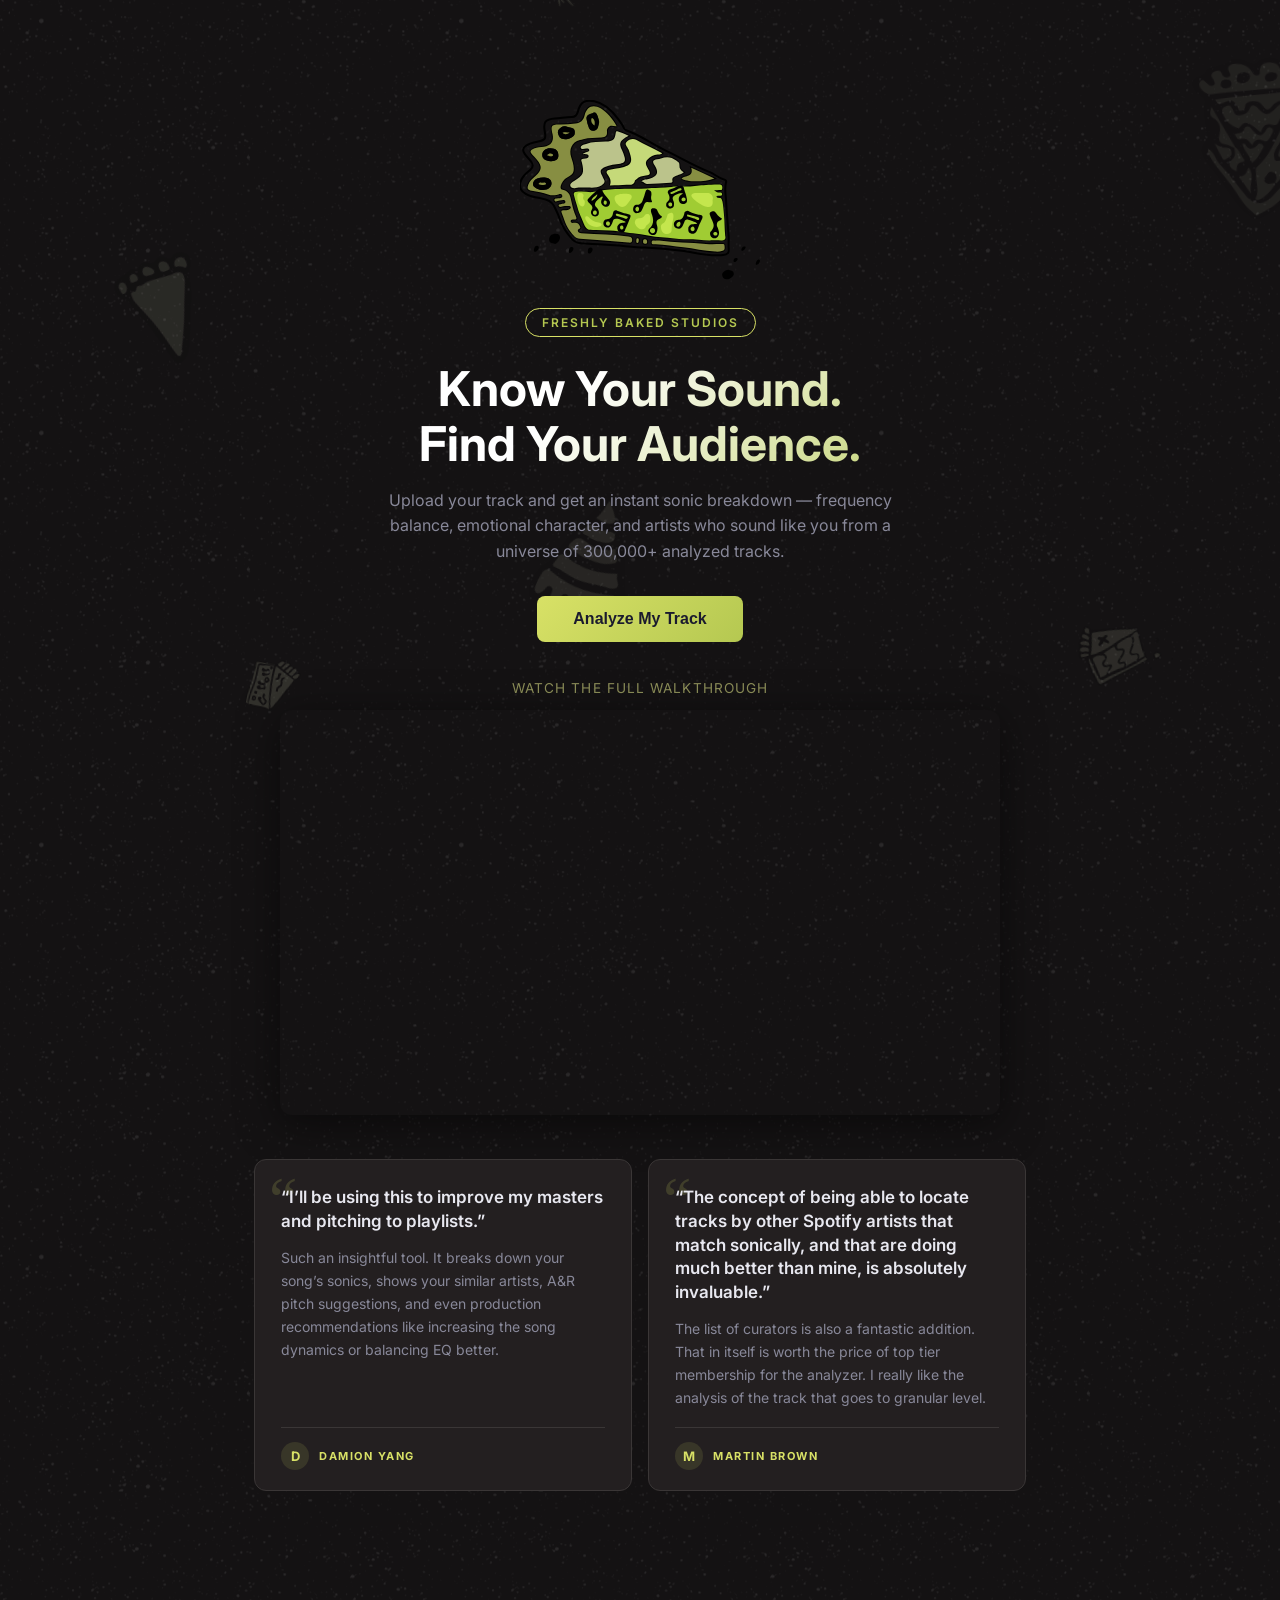
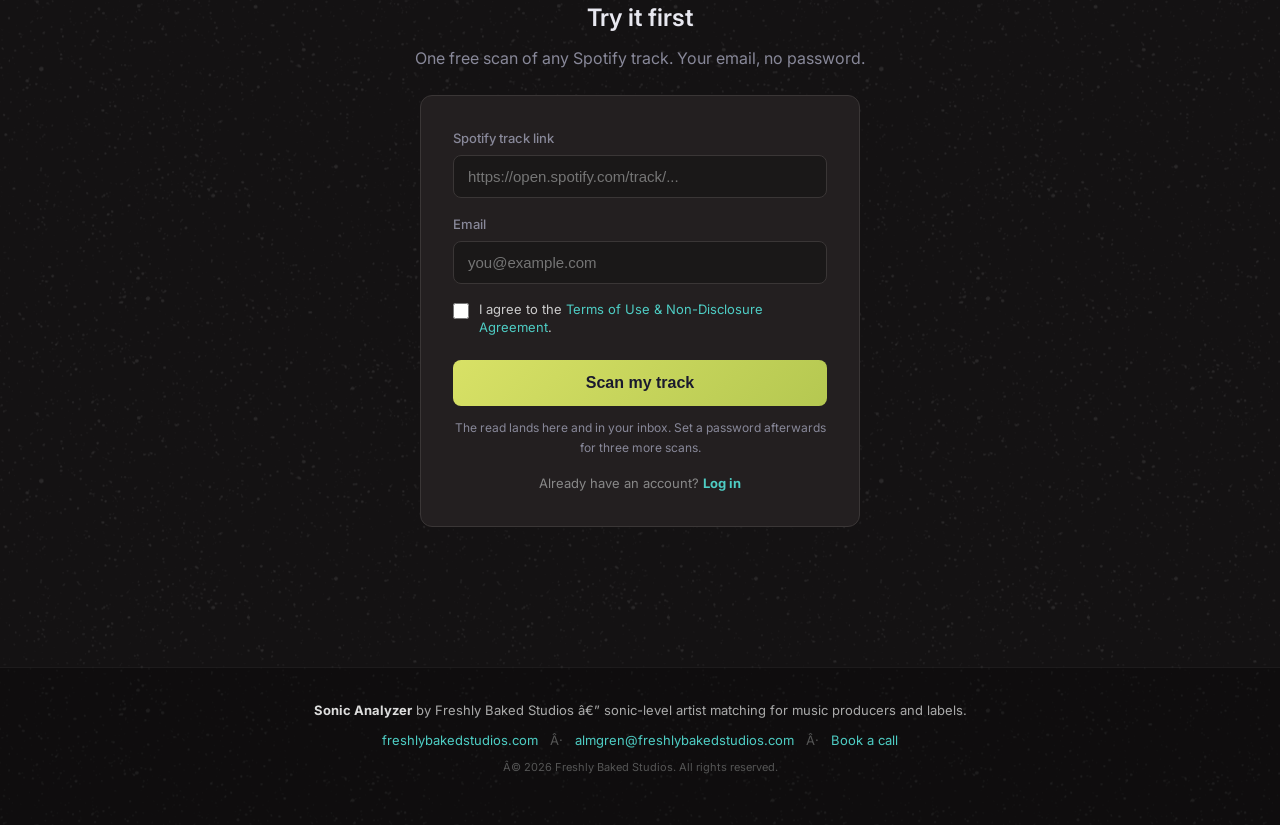
<file: static/index.html>
<!DOCTYPE html>
<html lang="en">
<head>
  <!-- Hotjar Tracking Code for Freshly Baked Studios – Analyze -->
  <script>
    (function(h,o,t,j,a,r){
        h.hj=h.hj||function(){(h.hj.q=h.hj.q||[]).push(arguments)};
        h._hjSettings={hjid:6679201,hjsv:6};
        a=o.getElementsByTagName('head')[0];
        r=o.createElement('script');r.async=1;
        r.src=t+h._hjSettings.hjid+j+h._hjSettings.hjsv;
        a.appendChild(r);
    })(window,document,'https://static.hotjar.com/c/hotjar-','.js?sv=');
  </script>
  <!-- Google tag (gtag.js) -->
  <script async src="https://www.googletagmanager.com/gtag/js?id=G-GEEEEG3EBW"></script>
  <script>
    window.dataLayer = window.dataLayer || [];
    function gtag(){dataLayer.push(arguments);}
    gtag('js', new Date());
    gtag('config', 'G-GEEEEG3EBW');
  </script>
  <!-- Microsoft Clarity (project: Sonic Analyzer y49jl7ph3v — separate from
       the main site's) -->
  <script>
    (function(c,l,a,r,i,t,y){
        c[a]=c[a]||function(){(c[a].q=c[a].q||[]).push(arguments)};
        t=l.createElement(r);t.async=1;t.src="https://www.clarity.ms/tag/"+i;
        y=l.getElementsByTagName(r)[0];y.parentNode.insertBefore(t,y);
    })(window, document, "clarity", "script", "y49jl7ph3v");
  </script>
  <!-- Meta Pixel Code -->
  <script>
  !function(f,b,e,v,n,t,s)
  {if(f.fbq)return;n=f.fbq=function(){n.callMethod?
  n.callMethod.apply(n,arguments):n.queue.push(arguments)};
  if(!f._fbq)f._fbq=n;n.push=n;n.loaded=!0;n.version='2.0';
  n.queue=[];t=b.createElement(e);t.async=!0;
  t.src=v;s=b.getElementsByTagName(e)[0];
  s.parentNode.insertBefore(t,s)}(window, document,'script',
  'https://connect.facebook.net/en_US/fbevents.js');
  fbq('init', '926628970048416');
  fbq('track', 'PageView');
  </script>
  <noscript><img height="1" width="1" style="display:none"
  src="https://www.facebook.com/tr?id=926628970048416&ev=PageView&noscript=1"
  /></noscript>
  <!-- End Meta Pixel Code -->
  <meta charset="UTF-8">
  <meta name="viewport" content="width=device-width, initial-scale=1.0">
  <title>Sonic Analyzer | Freshly Baked Studios</title>
  <link rel="icon" type="image/png" href="/static/favicon.png">
  <link rel="apple-touch-icon" href="/static/apple-touch-icon.png">
  <link rel="stylesheet" href="/static/style.css?v=20261015-1">
  <link rel="preconnect" href="https://fonts.googleapis.com">
  <link href="https://fonts.googleapis.com/css2?family=Inter:wght@300;400;500;600;700&display=swap" rel="stylesheet">
</head>
<body>
  <div class="container">

    <!-- HERO -->
    <header class="hero" id="hero">
      <div class="hero-logo" aria-label="Freshly Baked Studios logo">
        <svg xmlns="http://www.w3.org/2000/svg" viewBox="0 0 1903.99 1417.09">
          <g id="Main_Pie" data-name="Main Pie">
            <path class="path-trace" d="M1556.53,1226.98c-92.63.48-181.77-24.77-272.67-36.37-97.77-12.48-195.82-20.7-294.09-25.24-100.69-4.64-200.79-16.57-301.32-21.66-68.13-3.47-136.06-8.32-204.07-12.88-28.86-1.95-52.6-11.81-71.07-32.42-45.85-51.18-82.53-107.71-103.5-174.36-9.96-31.66-26.24-61.52-41.36-91.35-21.7-42.79-62.35-52.46-105.4-59.28-40.48-6.39-81.44-11.89-117.88-33.94-46.07-27.88-56.91-66.46-32.45-116.17,15.5-31.45,42.88-51.75,68.01-73.36,26.67-22.94,25.84-44.21,5.8-68.84-16.24-19.97-34.42-38.51-49.16-59.52-20.28-28.86-14.71-47.73,14.5-67.15,27.88-18.52,59.55-24.01,91.4-30.52,57.76-11.81,64.13-22.23,53.25-79.68-14.1-74.31,4.56-98.17,79.54-103.38,44.52-3.09,88.9-8.25,133.45-10.84,29.71-1.71,43.36-17.69,50.18-44.78,18.61-73.97,55.17-95.68,130.55-80.82,86.98,17.14,141.91,76.61,190.62,143.67,16.28,22.39,35.47,43.52,44.05,71,2.5,8.01,8.56,12.96,16.47,15.5,104.04,33.54,191,100.65,288.48,147.28,126.06,60.31,246.03,133.02,376.29,185.08,40.15,16.05,71.88,49.4,115.72,59.36,8.94,2.02,16.07,10.89,13.07,20.59-14.69,47.35-2.73,94.92-.48,142.01,4.66,97.15,14.33,194.04,20.85,291.12,1.93,28.64-2.66,57.26-.02,86.34,3.87,42.79-3.45,50.44-45.21,57.5-17.52,2.97-35.68,2.21-53.53,3.14M1537.32,707.66c15.05,0,24.98.76,34.75-.19,12.46-1.19,30.26,8.58,31.12-17.19.81-23.96-13.43-23.46-30.02-23.82-85.31-1.85-169.72,10.03-254.51,15.78-13.91.95-20.16,3.3-14.19,20.01,8.99,25.15,15.31,51.32,21.35,77.4,4.83,20.75-4.99,36.13-24.75,41.19-20.85,5.37-34.23-7.39-40.84-26.2-9.63-27.48,7.08-43.5,31.35-57.5-7.46-1.28-10.98-3.02-13.74-2.21-21.42,6.25-45.47,10.27-60.35,26.88-13.67,15.24,4.37,33.18,5.78,50.32,1.38,16.69.1,32.68-16.05,40.53-13.19,6.42-28.64,7.51-40.1-5.54-13.48-15.33-11.17-35.75.97-45.76,25.27-20.8,16.12-41.43,6.06-62.56-9.13-19.18-3.59-28.67,15.26-35.35,14.1-4.99,30.24-6.06,45.31-20.56-195.51,20.35-388.22,12.69-582,27.81,14.67,30.21,37.49,49.32,53.51,73.43,10.82,16.26,15.07,33.11.97,49.16-11.53,13.15-26.77,16.43-42.41,7.65-19.44-10.89-28.76-27.24-24.29-50.37,1.93-10.03,14.98-15.95,10.67-30.93-22.51,16.71-45.69,31.62-55.12,55.36-7.99,20.06,18.85,30.09,25.79,47.14.83,2.04,2.59,3.78,3.23,5.85,4.73,15.28,8.87,31.02-5.25,43.52-11.48,10.15-24.79,15.71-39.84,6.66-16.64-10.01-25.29-29.02-17.5-43.02,17.04-30.64,1-48.09-18.71-64.85-18.09-15.38-14.5-27.29,1.26-40.79,14.71-12.65,28.72-26.15,43.03-39.27-49.92-.17-96.03-13.34-142.74-3.16-16.07,3.49-19.49,5.23-15.38,22.2,20.54,84.98,48.42,167.16,85.46,246.45,8.99,19.28,21.01,25.67,41.19,26.27,52.56,1.59,105.09,4.94,157.62,7.8,19.42,1.05,38.44,10.82,60.21,2.92-11.39-19.82-6.06-36.87,5.92-53.6,13.55-18.95,35.97-7.84,57.91-15.4-29.93-15.36-56.55-29.29-83.65-24.48-18.47,3.26-16.09,31.83-26.84,47.11-10.13,14.45-21.49,27.95-40.98,21.27-13.62-4.68-26.29-13.36-27.34-30.64-1.33-22.13,15.31-38.03,30.74-38.27,35.85-.57,41.1-24.56,46.85-49.09,5.49-23.37,17.11-24.15,36.65-16.62,23.87,9.22,47.76,18.97,73.71,21.99,35.06,4.11,38.98,10.27,26.2,42.41-13.74,34.56-28.62,68.65-42.83,102.55,30.36,9.77,59.81,6.28,87.93,12.22,48.11,10.15,95.96,21.7,145.26,24.44,74.85,4.16,149.33,12.65,224.28,16.66,105.97,5.7,211.65,15.59,317.96,12.48,15.4-.45,23.08-4.35,21.63-21.06-2.31-26.69-3.28-53.48-5.51-80.15-5.68-67.98-12-135.94-17.52-203.93-1.36-16.73-5.73-27.67-25.65-25.48-10.22,1.12-23.91-1.5-22.82-13.36,1.35-14.24,15.66-6.54,24.65-7.16,8.34-.59,19.23,3.59,20.61-10.17,1.59-15.95-9.91-14.43-20.09-14.19-15.93.36-30.47-2.31-44.17-22.61M766.79,202.01c-26.79-53.18-80.63-112.93-123.96-139.3-63.11-38.44-112.89-17.85-130.57,53.96-9.25,37.56-32.78,60.38-72.14,64.61-38.79,4.18-77.94,6.89-116.95,6.89-75.12.05-80.37,5.37-64.68,77.97,12.12,56.08-12.38,90.42-68.67,99.53-26.34,4.28-53.77,2.92-78.87,14.26-32.61,14.74-34.94,24.89-11.15,51.23,11.24,12.48,23.44,24.13,34.21,36.99,43.26,51.7,40.62,81.08-9.03,126.86-22.89,21.08-48.47,40.17-59.45,71.53-10.6,30.28-4.37,42.6,27.41,47.14,44.21,6.35,88.52,13.86,129.88,30.17,23.6,9.32,44.09,8.68,67.49,3.95,15.26-3.09,41.1-19.14,45.07,6.13,3.38,21.73-24.79,18.23-41.46,21.66-8.58,1.78-23.77-.43-20.54,14.36,2.83,12.96,15.05,10.08,25.17,6.66,5.3-1.78,10.74-3.3,16.24-4.25,15.95-2.73,39.74-13.41,44.57,5.82,5.63,22.37-21.96,17.83-36.04,23.39-6.44,2.54-18.64-1.76-16.92,10.22,1.62,11.43,13.12,11.98,21.7,9.37,18.66-5.66,37.65-4.54,56.57-5.37,8.13-.36,16.73,1.02,18.33,10.6,1.62,9.67-6.99,12.96-13.95,16.38-14.6,7.16-30.52,6.42-46.12,7.13-13.5.64-17.95,5.92-12.57,19.21,20.44,50.51,32.64,105.35,68.55,147.97,20.73,24.63,37.37,55.53,77.3,58.33,127.05,8.87,253.97,19.97,380.97,29.52,12.84.95,30.26,7.06,32.4-17.07,2.07-23.2-10.58-28.1-29.71-30.47-58.79-7.35-117.71-12.27-176.9-14.98-65.84-3.02-131.59-7.39-197.39-11.34-10.2-.59-20.99-2.02-25.46-12.81-4.21-10.13,1.57-17.28,10.65-21.49,9.7-4.47,8.22-10.72,5.44-19.21-7.23-22.13-20.25-32.38-44.69-29.17-10.48,1.36-28.6,5.82-29.57-11.36-.78-13.76,15.12-13.81,26.24-14,18.21-.29,24.7-6.35,15.81-24.7-16.69-34.37-24.91-71.34-33.8-108.39-10.13-42.29-11.55-91.21-71.03-103.57-24.01-4.99-17.85-30.36-9.63-48.35,13.17-28.81,37.3-47.73,64.68-61.07,24.91-12.15,32.83-30.31,32.61-56.55-.26-33.28-11.27-63.73-21.04-94.54-17.23-54.29,1.35-115.81,70.08-133.33,8.68-2.21,17.23-4.83,25.79-7.44,46.8-14.31,95.53-7.7,143.17-13.1,38.2-4.35,48.63-14.71,44.97-52.22-1.14-11.62,4.28-18.37,9.86-26.96,17.66-27.22,42.93-7.94,67.13-10.79M498.97,420.15c16.64,11.67,44.59-4.71,45.16,18.83.59,22.84-25.55,19.63-42.26,21.58-24.1,2.83-14.02,16.45-11.01,28.98,19.97,82.7,12.67,100.55-58.48,144.84-3.8,2.35-7.84,4.45-11.24,7.27-12.05,10.03-28.45,21.92-21.35,37.7,6.32,14.1,26.77,17.21,41.81,13.64,32.35-7.65,64.44-3.61,96.77-3.59,37.63.05,76.21,4.28,110.3-18.92,18.87-12.88,30.43-26.22,15.21-49.42-5.44-8.32-8.32-18.3-12.76-27.34-18.76-38.25-14.57-49.4,23.32-67.75,38.27-18.54,80.42-18.04,120.85-25.84,29.24-5.63,43.93-17.92,34.8-50.58-5.47-19.49-11.03-38.37-20.18-56.55-25.15-49.99-19.47-70.08,26.91-100.84,6.82-4.52,14.33-7.99,24.94-13.79-19.02-8.39-34.13-15.38-49.54-21.7-11.36-4.66-23.06-8.51-34.66-12.57-10.25-3.59-15.62-2.33-17.76,10.86-9.41,58.12-20.56,67.51-79.92,69.77-52.51,2.02-105.26,1.28-155.98,18.47-17.8,6.04-44.78,9.96-41.96,30.43,2.12,15.47,28.14,8.94,44.28,6.18,1.12-.19,2.19-.45,3.3-.57,8.63-.95,16.92,1.9,19.47,9.75,2.95,9.01-4.78,13.93-12.43,16.95-11.17,4.42-22.44,8.51-37.61,14.21M712.43,673.72c48.44-2.31,90.83-4.09,133.19-6.39,26.88-1.45,59.38,7.82,66.42-33.85.71-4.21,8.3-7.04,12.27-10.91,20.49-19.97,46.33-24.39,73.4-28.1,36.16-4.94,40.03-14.93,22.39-46.12-6.01-10.65-11.74-21.54-16.73-32.71-8.15-18.23-5.35-36.2,8.82-49.37,22.27-20.7,47.23-37.27,79.47-39.36,11.08-.71,23.98,2.31,35.99-9.34-68.41-39.93-139.91-68.7-206.31-107.3-24.77-14.38-57.36-4.75-76.85,17.33-17.95,20.35,7.46,37.51,14.05,55.98,1.12,3.09,3.71,5.68,4.8,8.8,31.59,89.83,32.38,118.85-71.98,141.6-26.12,5.68-52.91,8.27-79.2,13.31-23.44,4.49-33.42,15-16.81,38.65,17.54,24.96,32.45,51.44,17.09,87.79M961.17,642.36c19.44-2.9,27.95,19.66,46.19,18.66,61.4-3.38,122.85-5.99,184.25-9.87,6.96-.43,21.16,1.33,18.09-13.19-6.68-31.5,15.95-37.3,37.25-44.9,17.16-6.11,35.3-10.36,52.41-24.65-22.46-13.88-37.15-31.4-34.56-56.05,2.26-21.49-11.77-26.69-25.29-37.42-38.15-30.19-77.68-33.71-121.42-16.52-9.22,3.61-19.56,4.68-29.5,6.09-35.51,5.06-40.65,16.78-20.8,48.47,35.73,57.03,24.27,85.46-40.41,106.59-21.68,7.08-46.88,2.95-66.2,22.8M1104.84,1109.98c-14.17,0-21.01-.9-27.55.19-12.36,2.04-33.49-9.56-32.83,15.12.59,21.49,20.51,12.5,31.64,12.96,73.74,3.07,146.38,15.97,219.5,24.25,84.24,9.56,167.06,30,252.02,34.78,20.13,1.14,39.84.59,59.52-6.25,21.32-7.42,16.38-23.3,15.83-38.63-.64-17.26-13.03-14.88-24.08-14.95-41.36-.26-82.98,2.23-124.06-1.26-125.7-10.67-252.21-8.89-369.99-26.2M1282,617c34.66,29.83,182.27,30.14,260.15-.19-62.61-28.91-122.37-56.5-183.56-84.74,22.13,75.57-49.42,59.69-76.59,84.93M853.98,926.76c-1.76-1.85-3.42-5.21-5.85-5.94-26.34-7.82-52.77-15.33-79.3-22.44-1.69-.45-6.01,2.81-6.49,4.92-1.69,7.56,4.66,9.27,9.89,10.2,21.92,3.87,42.6,11.24,62.71,20.54,7.89,3.64,15.09,3.83,19.04-7.27M991.69,1098.71c-14.21-1.88-14.21,7.44-15.12,16.76-1.09,11.58.86,19.8,15.09,19.92,10.03.07,16.9-.88,17.07-14,.19-13.45-3.57-21.61-17.04-22.68M568.19,794.02c18.16-13.24,38.79-24.63,43.93-48.97-15.31,15.81-37.99,24.72-43.93,48.97M922.56,1111.86c1.16,6.16-2.95,15.76,6.56,16.4,12.72.88,12.05-10.67,12.93-19.11.81-7.65,1.52-17.97-9.32-17.8-13.86.24-7.54,13.24-10.17,20.51"/>
            <path d="M285.63,1055.29c19.97-.21,30.81,9.79,31.73,29.74.97,21.54-26.05,55.15-43.38,50.51-17-4.54-42.67-3.85-42.62-31.76.05-32.52,18.76-48.4,54.27-48.49"/>
            <path d="M1652.02,1340.61c15.55,8.89,44.28,2.71,44.21,33.56-.02,18.83-34.75,44.83-56.76,42.81-21.8-2-34.47-15.83-35.75-36.92-1.02-16.9,29.21-40.7,48.3-39.46"/>
            <path class="cls-6" d="M575.93,1183.98c-5.59,12.12-10.7,27.34-25.72,27.62-13.41.26-12.41-13.91-11.46-23.6,1.33-13.43,8.63-23.77,23.27-23.18,10.2.4,15.17,8.25,13.91,19.16"/>
            <path class="cls-6" d="M395.99,1208.96c-8.51-3.57-10.96-10.39-8.56-18.47,3.97-13.22,5.44-30,24.65-29.33,8.2.29,14.02,8.2,11.39,16.92-4.23,14.12-12.43,25.7-27.48,30.88"/>
            <path class="cls-6" d="M123.09,1199.1c-9.56-.19-14.07-5.13-12.53-12.65,3.02-14.79,4.09-32.59,23.63-35.35,10.29-1.45,16.97,7.2,14.55,17.23-3.47,14.21-11.93,25.67-25.65,30.76"/>
            <path d="M1903.99,1271.95c-4.21,14.07-10.6,26.74-26.72,30.43-5.49,1.26-8.34-3.64-7.08-8.11,3.9-13.57,5.85-29.33,21.92-34.56,8.6-2.78,10.82,4.87,11.89,12.24"/>
            <path d="M1705.64,1279.73c-9.41.02-11.96-4.02-11.48-10.41.93-12.31,6.82-21.06,19.75-21.46,6.2-.19,15.14,3.83,12.65,11.22-3.45,10.2-13.24,16.28-20.92,20.66"/>
            <path d="M1765.78,1189.86c-8.01.62-10.72-4.45-9.25-10.22,2.9-11.24,9.53-20.18,21.8-22.37,5.32-.95,13-.26,11.46,7.32-2.61,12.93-13.05,19.94-24.01,25.27"/>
            <path class="cls-5" d="M766.8,202.01c-24.2,2.85-49.47-16.4-67.15,10.79-5.56,8.58-10.98,15.33-9.84,26.96,3.66,37.51-6.77,47.87-44.97,52.22-47.64,5.4-96.37-1.21-143.17,13.1-8.56,2.61-17.11,5.23-25.79,7.44-68.72,17.52-87.31,79.04-70.08,133.33,9.77,30.81,20.78,61.26,21.04,94.56.21,26.22-7.7,44.38-32.61,56.53-27.38,13.34-51.51,32.26-64.68,61.09-8.22,17.97-14.41,43.33,9.63,48.33,59.47,12.36,60.9,61.28,71.03,103.57,8.89,37.08,17.11,74.02,33.78,108.42,8.91,18.33,2.42,24.39-15.78,24.67-11.12.19-27.03.24-26.24,14.02.97,17.16,19.09,12.69,29.57,11.34,24.44-3.21,37.44,7.04,44.69,29.17,2.78,8.49,4.25,14.74-5.44,19.23-9.08,4.18-14.86,11.34-10.65,21.46,4.47,10.79,15.26,12.22,25.46,12.81,65.77,3.95,131.55,8.32,197.39,11.34,59.19,2.71,118.12,7.63,176.9,14.98,19.14,2.38,31.78,7.27,29.71,30.47-2.14,24.13-19.56,18.04-32.4,17.07-127.03-9.56-253.92-20.63-380.97-29.52-39.93-2.8-56.57-33.71-77.3-58.33-35.92-42.62-48.14-97.46-68.55-147.97-5.37-13.26-.93-18.56,12.57-19.21,15.59-.71,31.52.02,46.12-7.13,6.96-3.42,15.57-6.7,13.95-16.38-1.62-9.58-10.2-10.96-18.33-10.6-18.92.83-37.94-.29-56.57,5.37-8.58,2.61-20.09,2.07-21.7-9.34-1.71-12,10.48-7.7,16.92-10.25,14.07-5.56,41.67-1.02,36.04-23.39-4.83-19.23-28.62-8.56-44.57-5.8-5.49.93-10.93,2.45-16.24,4.23-10.13,3.42-22.37,6.32-25.17-6.63-3.23-14.81,11.96-12.6,20.54-14.38,16.66-3.42,44.83.07,41.43-21.66-3.95-25.27-29.78-9.22-45.05-6.13-23.39,4.73-43.88,5.37-67.51-3.95-41.34-16.28-85.65-23.82-129.86-30.17-31.78-4.54-38.03-16.85-27.41-47.14,10.96-31.35,36.56-50.42,59.43-71.5,49.68-45.78,52.32-75.19,9.06-126.89-10.77-12.86-22.96-24.51-34.21-36.99-23.79-26.34-21.46-36.49,11.15-51.23,25.1-11.34,52.53-9.98,78.87-14.24,56.29-9.1,80.8-43.45,68.67-99.55-15.69-72.6-10.44-77.92,64.68-77.94,39.01-.02,78.16-2.73,116.95-6.92,39.36-4.23,62.9-27.03,72.14-64.61,17.69-71.81,67.46-92.37,130.57-53.96,43.33,26.36,97.17,86.12,123.96,139.3M180.99,707.83c8.91-.67,18.45.45,26.62-2.38,23.58-8.15,42.41-22.2,42.31-50.04-.07-27.53-20.97-39.27-42.95-43.5-22.63-4.35-47.02-2.35-69.03,5.92-18.37,6.89-33.07,19.99-34.49,41.65-1.47,22.37,16.19,29.57,32.09,38.27,14.33,7.87,29.48,10.08,45.45,10.08M363.05,305.46c16.92,1.64,36.37-6.56,54.39-18.59,15.86-10.58,18.61-25.91,16.69-44.19-1.95-18.35-12.93-24.2-28.45-27.5-13.1-2.81-26.03-6.44-38.79-10.46-25.65-8.06-42.72,4.04-57.88,22.77-13.64,16.85-8.6,33.26-.64,50.04,9.89,20.82,27.27,28.41,54.7,27.93M244.46,479.65c38.65.95,59.45-13.81,59.97-42.53.71-38.84-19.59-57.86-62.85-58.95-35.8-.88-63.44,20.06-65.01,49.3-1.71,32.33,22.63,51.06,67.89,52.18M628,168.75c-3.47-14.19-5.47-29.88-11.29-43.98-6.61-16.05-15.93-38.63-37.39-27.62-20.68,10.6-57.17,10.36-50.92,50.25,3.61,23.13,8.84,45.62,18.21,67.25,7.04,16.26,17.85,24.67,36.01,23.46,17.45-1.16,29.95-9.6,35.42-25.74,4.59-13.57,6.51-28.03,9.96-43.62"/>
            <path class="cls-4" d="M498.97,420.17c15.17-5.7,26.43-9.79,37.61-14.21,7.65-3.02,15.38-7.94,12.43-16.97-2.54-7.84-10.84-10.67-19.47-9.72-1.12.12-2.19.38-3.3.57-16.14,2.76-42.17,9.27-44.28-6.2-2.83-20.44,24.15-24.37,41.96-30.4,50.73-17.21,103.47-16.45,155.98-18.47,59.36-2.26,70.5-11.67,79.92-69.77,2.14-13.22,7.51-14.48,17.76-10.86,11.6,4.06,23.3,7.89,34.66,12.55,15.4,6.32,30.52,13.34,49.54,21.7-10.6,5.82-18.11,9.27-24.94,13.81-46.38,30.74-52.06,50.82-26.91,100.84,9.15,18.18,14.71,37.06,20.18,56.53,9.13,32.66-5.56,44.97-34.8,50.61-40.43,7.8-82.58,7.3-120.85,25.84-37.89,18.35-42.07,29.5-23.32,67.75,4.45,9.03,7.32,19.02,12.76,27.34,15.21,23.18,3.66,36.54-15.21,49.4-34.09,23.22-72.67,18.99-110.3,18.95-32.33-.02-64.42-4.06-96.77,3.59-15.05,3.57-35.49.45-41.81-13.64-7.11-15.78,9.29-27.69,21.35-37.7,3.4-2.83,7.44-4.92,11.24-7.3,71.15-44.28,78.44-62.14,58.48-144.81-3.02-12.53-13.1-26.17,11.01-28.98,16.71-1.97,42.86,1.24,42.26-21.61-.59-23.51-28.52-7.13-45.16-18.8"/>
            <path class="cls-2" d="M712.42,673.71c15.38-36.32.45-62.83-17.09-87.79-16.62-23.63-6.63-34.16,16.81-38.65,26.29-5.02,53.08-7.61,79.23-13.31,104.35-22.72,103.55-51.75,71.95-141.6-1.09-3.11-3.68-5.68-4.78-8.8-6.61-18.47-32-35.61-14.05-55.96,19.47-22.08,52.08-31.71,76.83-17.33,66.42,38.6,137.89,67.34,206.31,107.28-11.98,11.65-24.91,8.65-35.99,9.37-32.23,2.07-57.19,18.66-79.44,39.34-14.17,13.17-17,31.14-8.84,49.37,4.99,11.17,10.72,22.06,16.76,32.71,17.61,31.21,13.74,41.19-22.39,46.14-27.1,3.71-52.94,8.11-73.4,28.07-3.99,3.9-11.55,6.73-12.27,10.91-7.06,41.67-39.53,32.42-66.44,33.87-42.34,2.28-84.72,4.09-133.19,6.37"/>
            <path class="cls-4" d="M961.16,642.35c19.33-19.85,44.55-15.69,66.23-22.77,64.66-21.13,76.11-49.59,40.41-106.61-19.85-31.69-14.74-43.41,20.8-48.44,9.94-1.43,20.28-2.5,29.48-6.11,43.76-17.19,83.29-13.64,121.42,16.54,13.55,10.72,27.55,15.9,25.29,37.39-2.59,24.65,12.1,42.17,34.59,56.08-17.14,14.29-35.25,18.52-52.41,24.65-21.32,7.58-43.93,13.41-37.27,44.9,3.09,14.52-11.1,12.74-18.09,13.19-61.38,3.85-122.82,6.49-184.25,9.86-18.23,1-26.72-21.58-46.19-18.68"/>
            <path class="cls-5" d="M1104.83,1109.98c117.78,17.31,244.32,15.52,369.99,26.2,41.1,3.49,82.7,1,124.06,1.26,11.05.07,23.46-2.31,24.08,14.95.57,15.33,5.51,31.21-15.83,38.63-19.68,6.85-39.39,7.39-59.52,6.25-84.96-4.78-167.77-25.22-252.02-34.78-73.12-8.27-145.74-21.18-219.5-24.25-11.1-.45-31.04,8.53-31.64-12.96-.67-24.67,20.47-13.07,32.83-15.12,6.54-1.07,13.38-.19,27.55-.19"/>
            <path class="cls-5" d="M1282,617c27.17-25.24,98.72-9.37,76.59-84.93,61.19,28.24,120.95,55.84,183.56,84.74-77.87,30.33-225.49,30.02-260.15.19"/>
            <path class="cls-5" d="M991.7,1098.71c13.48,1.07,17.21,9.22,17.04,22.68-.17,13.12-7.04,14.07-17.09,14-14.21-.12-16.19-8.32-15.07-19.92.88-9.32.9-18.64,15.12-16.76"/>
            <path class="cls-5" d="M922.56,1111.86c2.64-7.27-3.68-20.28,10.17-20.51,10.84-.17,10.13,10.15,9.32,17.8-.88,8.44-.21,19.99-12.93,19.11-9.51-.64-5.4-10.25-6.56-16.4"/>
            <path d="M1405.18,975.52c-27.29-20.06-52.51-23.7-76.54-30.43-11.15-3.11-16.26,2.71-20.11,12.05-5.06,12.36-9.82,25.05-16.59,36.49-9.51,16.09-22.7,29.29-43.5,23.06-15.5-4.64-28.64-15.07-29.12-32.85-.55-21.13,15.95-37.01,32.19-37.51,37.53-1.16,44.74-26.62,50.94-53.22,5.28-22.65,18.71-22.37,34.85-16.16,30.17,11.62,59.97,23.39,92.68,26.81,25.01,2.61,23.11,20.66,16.19,37.49-12.24,29.86-26.15,59.02-39.13,88.59-9.1,20.7-23.89,33.33-47.09,27.95-20.06-4.66-29.38-20.21-26.84-40.39,2.95-23.15,15-39.46,40.22-41.77,7.68-.71,15.47-.12,31.85-.12M1328.68,905.07c-.97,3.54-1.95,7.08-2.92,10.63,28.36,8.41,57.03,16.05,83.44,29.17,4.54,2.26,9.06.69,10.89-4.16,2.28-5.99.71-10.32-6.49-12.24-28.36-7.58-56.62-15.57-84.91-23.39"/>
            <path d="M1547.21,1092.82c-18.18,2.07-27.98-5.3-34.44-16.33-8.08-13.81-8.2-31.26,3.02-40.7,35.87-30.21,15.43-60.73,3.97-91.68-3.49-9.39-7.75-18.49-11.77-27.69-5.94-13.69-12.93-27.41,6.44-36.75,17.9-8.63,33.09-5.56,43.26,11.72,8.96,15.21,15.86,29.19,35.94,35.73,17.35,5.63,5.56,20.59-3.85,24.39-36.75,14.81-28.14,38.84-15.69,64.61,9.22,19.06,10.77,38.2,1.62,58-6.61,14.31-18.33,18.52-28.5,18.71"/>
            <path d="M1018.31,808.58c-22.06-9.84-27.34,4.45-33.66,20.11-7.37,18.26-9.63,39.15-26.41,53.01-12.67,10.46-25.01,18.14-42.31,10.25-15.07-6.89-22.34-17.4-21.27-34.04,1.19-18.09,12.98-33.9,27.57-33.3,47.83,1.9,48.56-35.82,60.19-64.78,4.09-10.25,4.83-21.87,9.2-31.95,4.83-11.17,5.54-29.21,24.96-24.7,17.61,4.11,30.36,14.07,28.64,35.09-1.43,17.73-4.54,33.16,3.42,53.1,9.75,24.41-18.71,13.03-30.33,17.21"/>
            <path d="M1054.11,852.83c23.25-1,33.42,5.7,38.84,20.09,5.68,15.09,8.8,29.43,27.81,38.13,15.33,6.99,4.45,22.89-8.39,26.08-34.85,8.6-30.69,31.5-23.84,56.62,4.47,16.38,6.49,32.71-.59,49.11-9.22,21.44-24.65,32.78-47.35,23.53-25.1-10.25-31.95-37.89-14.93-51.49,49.7-39.74,22.13-83.08,13.5-125.98-4.14-20.56-4.06-36.44,14.95-36.08"/>
            <path d="M180.99,707.82c-15.97,0-31.12-2.21-45.47-10.08-15.88-8.7-33.54-15.9-32.07-38.27,1.4-21.66,16.12-34.75,34.47-41.65,22.04-8.27,46.42-10.27,69.05-5.92,21.99,4.23,42.88,15.97,42.95,43.5.1,27.84-18.73,41.88-42.31,50.04-8.18,2.83-17.71,1.71-26.62,2.38M146.38,659.97c7.35,2.71,12.27,5.85,17.38,6.18,14.02.93,28.64,5.7,41.72-3.23,1.35-.9,1.16-6.85-.4-8.75-11.03-13.5-24.98,1.81-37.46-3.28-6.13-2.5-13-.12-21.23,9.08"/>
            <path d="M363.03,305.46c-27.41.48-44.78-7.11-54.67-27.93-7.96-16.78-13.03-33.18.62-50.04,15.19-18.73,32.26-30.83,57.88-22.77,12.76,4.04,25.72,7.65,38.82,10.46,15.5,3.3,26.5,9.15,28.43,27.5,1.95,18.28-.83,33.61-16.66,44.19-18.02,12.03-37.49,20.25-54.41,18.59M394.34,253.14c-23.15-2.04-37.49-6.35-56.67,1.16,19.11,17.07,33.49,13.38,56.67-1.16"/>
            <path d="M244.46,479.65c-45.26-1.12-69.62-19.82-67.89-52.18,1.57-29.24,29.19-50.18,65.01-49.3,43.26,1.09,63.54,20.11,62.85,58.95-.52,28.74-21.32,43.48-59.97,42.53M214.27,432.42c17.99,4.92,31,15.28,46,3.49,4.06-3.19,2.14-9.39-1.62-11.65-14.79-8.87-28.5-7.82-44.38,8.15"/>
            <path d="M628,168.75c-3.45,15.59-5.37,30.05-9.96,43.62-5.47,16.14-17.97,24.58-35.42,25.74-18.16,1.21-28.98-7.2-36.01-23.46-9.37-21.63-14.6-44.12-18.21-67.25-6.25-39.89,30.24-39.65,50.92-50.25,21.46-11.01,30.78,11.58,37.42,27.62,5.8,14.1,7.8,29.81,11.27,43.98M591.13,196.42c3.87-23.84,2.92-42.86-14.1-57.48-1.52-1.31-10.53,2-10.91,4.06-3.73,20.87,2.35,38.27,25.01,53.41"/>
            <path class="cls-5" d="M146.38,659.97c8.22-9.2,15.09-11.58,21.23-9.08,12.48,5.09,26.43-10.22,37.46,3.28,1.57,1.9,1.76,7.84.4,8.75-13.07,8.94-27.69,4.16-41.72,3.23-5.11-.33-10.03-3.47-17.38-6.18"/>
            <path class="cls-5" d="M394.34,253.14c-23.18,14.55-37.56,18.23-56.67,1.16,19.18-7.51,33.52-3.21,56.67-1.16"/>
            <path class="cls-5" d="M214.27,432.42c15.88-15.97,29.59-17.02,44.38-8.15,3.76,2.26,5.68,8.46,1.62,11.65-15,11.79-28,1.43-46-3.49"/>
            <path class="cls-5" d="M591.13,196.42c-22.65-15.14-28.74-32.54-25.01-53.41.38-2.07,9.39-5.37,10.91-4.06,17.02,14.62,17.97,33.64,14.1,57.48"/>
          </g>
          <g id="Lime">
            <path class="lime-base cls-1" d="M693.48,708.55c-1.51.16-3.02.34-4.52.51,1.5-.18,3.01-.34,4.52-.51ZM698.28,708.02c1.29-.14,2.57-.27,3.86-.4-1.29.13-2.57.27-3.86.4ZM1233.63,683.07c.62-.02,1.25-.04,1.88-.05-.63.02-1.25.03-1.88.05ZM1584.82,667.38c-.06,0-.12-.02-.18-.03s-.1-.02-.15-.04c.05.02.1.03.15.04.06.02.12.02.18.03ZM1630.29,1084.31c.17.51.12,1.11-.4,1.41-.02.01-.05.02-.07.03-.19,1.12-.47,2.23-.56,3.33-.57,3.64-1.14,7.35-3.44,10.28-3.57,4.66-9.12,6.72-14.72,7.7-4.82,1.06-9.73,1.72-14.68,1.55-14.58-.78-29.21-.64-43.8-.67-11.94,0-23.92-.71-35.84.15-3.45.3-6.9.29-10.36.24-.2.22-.46.39-.77.45-1.52.33-3.09.18-4.64.19-27.34-.51-54.58-3.41-81.81-5.65-15.55-1.46-31.1-3.2-46.72-3.71-24.23-1.09-48.48-.9-72.72-.69-24.91-1.22-49.88-3.77-74.65-6.48-34.74-4.34-69.63-7.15-104.57-9.17-15.99-.64-31.97-1.71-47.88-3.42-15.26-2.13-30.44-4.8-45.6-7.55-23.21-3.8-46.26-8.43-69.45-12.37-20.28-2.73-40.4-4.52-60.59-7.65-17.22-2.24-34.47-4.22-51.59-7.14-44.77-8.42-89.38-11.79-134.74-14.95-36.37-2.63-72.83-2.66-109.23-4.61-14.58-.7-29.17-1.27-43.74-2.09-5.81-.39-11.64-.59-17.32-1.88-1.07-.34-2.38-.38-3.06-1.34-.12-.25-.14-.51-.07-.75-5.34-2.23-9.34-7.05-13.23-11.22-7.93-8.66-12.16-19.73-16.92-30.28-7.44-16.64-14.32-33.52-21.4-50.32-3.75-8.91-7.34-17.88-10.83-26.89-3.41-8.73-7.33-17.32-10.46-26.09-6.4-17.43-10.28-35.65-16-53.3-7.05-22.77-15.14-45.34-19.83-68.74-1.85-9.52-5.59-21.37,5.52-26.62,1.26-.6,2.61-.95,3.98-1.25.13-.13.29-.24.46-.3,16.44-3.43,33.38-3.55,50.11-4.02,28.65.16,57.05,6.64,85.75,4.59,18.05-1.35,35.41-6.91,53.2-9.98,28.41-5.56,57.27-8.3,86.04-11.26,13.98-1.21,28-2.49,42.03-2.97.13-.09.27-.16.43-.21,1.23-.2,2.48-.17,3.75-.14.88.02,1.77.04,2.64-.01,10.05-.53,20.14-.17,30.19-.75,25.16-1.42,50.38-.96,75.57-1.14,16.1.02,32.22.5,48.31-.31,29.59-1.45,59.22-1.57,88.83-2.44,13.11-.44,26.16-1.82,39.26-2.5,20.88-1.12,41.79-1.71,62.66-3.18,31.01-2.21,61.98-4.7,93-6.42,6.81-.52,13.71-.74,20.42-2.05,0,0,0-.02,0-.03.17-.04.33-.08.49-.12.25-.07.5-.15.75-.23.25-.02.5-.03.75-.04h0c.12,0,.24,0,.37-.02.12,0,.23-.02.35-.04s.24-.04.35-.07c.05-.01.1-.03.14-.05.07-.02.13-.05.19-.09,0,0,.01,0,.02-.01.03,0,.06-.02.09-.03.02,0,.03,0,.04-.02.01,0,.03-.02.04-.02.07-.03.13-.07.2-.11t0,0h.02c.07-.04.14-.07.21-.1.02,0,.04-.01.06-.02.03,0,.06-.02.1-.03.05-.01.09-.02.14-.04.04,0,.08,0,.12,0h0c.1,0,.2-.01.29-.02,0,0,.02,0,.03,0,.04,0,.09,0,.14-.02.09,0,.18-.02.27-.04.01,0,.03,0,.04,0,.31-.05.63-.09.94-.14.04,0,.08-.01.12-.02.09-.02.17-.03.25-.04h.01s.07-.01.1-.02c.01,0,.03,0,.04,0h0s.01,0,.02,0c.09-.02.19-.02.28-.03.18-.02.38-.02.56-.04.06,0,.12,0,.19,0h0s.03,0,.05,0h.02s0,0,.02,0c.01,0,.03,0,.04,0,.06,0,.12,0,.17,0,.03,0,.06,0,.09,0,.02,0,.04,0,.05,0,.23-.04.47-.1.68-.21.05-.02.09-.04.13-.07,13.05-.5,26.2.63,39.2,1.2,20.71.9,41.47-.15,62.17-1.23,12.93-.43,26-.46,38.86-1.67,22.96-2.66,45.83-6.03,68.93-7.3,12.55-.9,24.77-2.28,37.25-3.07,13.46-.63,26.93-1.04,40.41-1.22,18.81-.53,37.63-1.05,56.45-1.41,3.57-.1,7.14-.36,10.7-.62.31-.43.83-.72,1.54-.64,13.37,1.18,19.62,9.34,20.2,22.34.2,5.99-.79,12.12-3.23,17.61-1.8,4.41-4.46,5.07-8.85,5.17-10.42.21-20.72,1.09-31.1,1.18-4.15.01-8.2-.34-12.3-.75-3.3-.35-6.23-1.16-9.41-.85,5.98,7.48,13.54,14.45,22.75,17.45,7.05,2.31,14.5,2.27,21.84,2.24,12.67-.8,17.68,1.98,18.28,15.4.19,9.81-11.31,9.98-18.52,10.57-6.73.36-13.75-1.36-20.23.94-2.75,1.02-5.7,2.98-6.79,5.8-.21,1.47,1.31,2.84,2.07,3.85,13.79,16.49,31.62-4.67,40.89,18.17,5.52,11.69,6.75,24.72,8.69,37.34,3.44,22.8,5.53,45.75,7.32,68.72,1.56,19.96,3.48,40.14,4.71,60.08,1.43,23.64,1.27,47.35,2.71,70.98.67,11.91,1.75,23.79,2.57,35.68.64,8.63.93,17.45,2.89,25.88.18.83.41,1.66.54,2.45Z"/>
          </g>
          <g id="Lime_Splooge" data-name="Lime Splooge">
            <g>
              <path id="splooge1" class="splooge cls-3" d="M1386.59,732.86h107.9s48.73,10.44,33.07,59.17c0,0,17.02,76.57-68.94,43.5,0,0-160.79-85.27-72.03-102.67"/>
              <path id="splooge2" class="splooge cls-3" d="M770.55,818.13s-53.94-64.39,15.66-74.83c0,0,160.1-27.84,76.57,60.9,0,0-43.5,78.32-92.23,13.93"/>
              <path id="splooge3" class="splooge cls-3" d="M504.3,755.48c-.78,9.08-11.31,16.52,6.54,35.87,9.06,9.82.43,82.46-43.07,28.52,0,0-30.02-78.32,0-87.02,0,0,39.15-7.39,36.54,22.63"/>
              <path id="splooge4" class="splooge cls-3" d="M634.82,967.78s-56.55-2.19-90.5-45.24c-8.6-10.93-55.69-10.46,0,55.67,0,0,46.99,36.56,90.5,17.4,0,0,28.72-12.6,0-27.84"/>
              <path id="splooge5" class="splooge cls-3" d="M914.01,977.41c-9.34-21.94,7.44-46.92,31.26-45.59,16.76.95,30.64-.57,48.04-26.67,0,0,51.53-30.33,38.6,51.94-1.71,10.86-9.03,20.04-18.97,24.79-8.44,4.02-12.38,8.77-16.16,19.3,0,0-19.14,43.83-67.87,0,0,0-9.2-10.36-14.9-23.77"/>
              <path id="splooge6" class="splooge cls-3" d="M1117.73,996.06c-.07-10.89,12.17-20.44,21.99-25.15,11.81-5.63,21.08-30.55,32.83-71.24,0,0,71.36-52.6,34.8,73.88,0,0-4.28,33.71-4.78,56.88-.36,16.4-19.71,28.07-36.13,27.91-20.94-.21-48.35-11.84-48.71-62.28"/>
            </g>
          </g>
          <g id="Notes">
            <path id="Note_7" class="note" data-name="Note 7" d="M1550.29,1069.43c17.17.44,21.26-15.8,8.18-25.64-3.59-2.58-8.31-2.24-12.51-1.87-6.52.39-11.74,5.42-12.18,11.97-.69,5.02,2.19,9.91,6.37,12.67,3.09,1.71,6.62,2.68,10.14,2.87ZM1598.72,930.89c1.94,1.58,1.72,4.52,1.77,6.82-.69,5.93-7.18,8.59-11.77,11.32-16.46,8.41-26.61,14.36-27.27,34.66-.45,10.65,6.19,19.65,9.55,29.36,3.2,8.86,5.36,18.14,7.27,27.35,1.19,6.34.91,12.59-.09,19.03-.73,4.85-3.19,9.12-5.66,13.29-3.02,6.06-6.64,10.59-12.73,13.93-4.82,3.41-10.58,4.93-16.43,5.42h-.02c-5.3.04-11.09-.33-15.71-3.18-.73-.48-1.49-1.16-2.31-1.82-.63-.63-1.5-1.25-2.43-.94-10.11-6.82-17.9-26.87-14.76-38.79,1.09-3.43,3.04-6.27,5.49-8.92,2.88-3.46,5.77-6.9,8.46-10.51,11.59-14.09,17.69-31.34,12.83-49.44-1.49-5.37-3.68-10.53-5.32-15.86-1.1-3.5-2.3-6.97-3.88-10.3-7.28-16.51-15.7-32.67-20.41-50.16-3.39-12.87,5.46-18.77,16.22-22.96,15.62-4.93,24.05-2.29,33.31,11.19,8.66,11.81,17.68,23.53,28.63,33.34,2.15,1.85,4.63,3.4,7.32,4.36,2.61,1.05,5.49,1.42,7.95,2.82Z"/>
            <path id="Note_6" class="note" data-name="Note 6" d="M1273.47,973.68c.06-4.39-1.67-8.99-4.96-11.98-4.28-2.37-11.39.37-15.39,2.66-12.09,6.97-19.63,33.55-.14,35.39,6.13.96,11.46-3.1,14.86-7.84,3.8-5.26,5.21-11.84,5.63-18.22ZM1384.86,1024.21c1.29-5.52.12-11.2-2.01-16.4-2.18-4.02-5.12-8.74-10-9.52-2.12-.4-4.4.08-6.28,1.12-5.3,1.17-9.79,5.33-11.83,10.33-3.02,7.68-1.21,17.66,5.52,22.96,2.93,2.06,6.49,2.82,10.01,3.27,7,.28,12.72-5.28,14.59-11.76ZM1421.13,940.46c2.38-5.2-.71-11.27-5.8-13.38-5.58-2.64-11.8-3.59-17.66-5.49-12.27-3.62-24.66-6.79-37.1-9.79-10.41-2.33-20.38-6.57-30.95-8.07-.05,0-.1.02-.15.03-.44-.41-1.14-.55-1.65-.07-1.04,1.2-1.06,2.93-1.63,4.38-.38,1.19-.79,2.49-1.2,3.79-.16.51-.42.91-.52,1.48-.02.26.03.51.13.73-.27.76.05,1.71,1.25,1.96,12.71,3.27,25.27,7.17,37.36,12.3,6.81,2.6,14.1,4.29,20.89,7.03,8.05,2.9,15.6,6.96,23.27,10.73,5.87,2.66,11.66.64,13.77-5.63ZM1440.78,908.58c4.98,3.56,8.81,9.52,7.38,15.86-.52,7.89-4.5,14.5-8.16,21.37-3.1,5.89-5.43,12.46-7.98,18.64-6.19,10.58-11.07,21.84-15.02,33.44-5,11.84-8.84,24.31-14.89,35.72-4.84,9.07-10.59,15.09-20.14,19.24-8.06,3.96-17.42,2.51-25.94.93-1.62-.38-3.2-.88-4.75-1.47-5.35-1.74-9.46-5.8-12.2-10.61.02.02.03.04.04.06-5.35-8.92-4.11-23-3.7-33.19.14-1.49.39-3.2,1-4.81,1.21-2.76,3.16-4.82,4.95-7.36,1.89-2.69,3.75-5.72,6.51-7.85,4.8-3.81,10.5-6.3,16.53-7.46,6.35-1.87,12.96-2.73,19.6-3.12,6.58-.13,13.23.71,19.69-1.16.9-.18,1.45-1.18,1.24-2.04-.25-.72-.68-1.07-1.21-1.2v-.02c-.02-.94-.87-1.48-1.49-2.05-4.09-3.88-9.19-6.57-14.3-8.95-5.36-2.8-10.87-4.82-16.59-6.93-7.05-2.54-14.2-5.28-21.44-7.4-5-1.38-10.02-2.71-15.1-3.81-7.54-1.98-17.04-2.92-22.8,3.22-.85-.06-1.58.61-2.07,1.24-.94,1.25-1.62,2.64-2.19,4.09-3.72,10.26-8.42,20.17-12.57,30.27-2.14,5.21-4.5,10.35-7.82,14.93-5.57,7.8-13.5,15.56-23.25,17.42-13.6,2.32-26.97-4.79-37-13.44-.01-.01-.02-.02-.02-.04.04.02.08.04.13.07-.05-.05-.11-.09-.17-.13-.17-.27-.34-.54-.52-.88-2.3-4.09-4.02-8.45-5.19-13.02-3.91-14.29,3.48-29.26,15.05-37.77,3.88-2.71,8.68-3.3,13.21-4.41,5.24-1.32,10.85-.95,16.24-1.8,10.82-1.66,19.93-8.91,25.96-17.8,2.97-3.95,4.95-8.51,6.39-13.22,2.69-7.1,4.88-14.36,6-21.88.28-1.63.46-3.27.96-4.86.09-.31.23-.65.36-1.01.14-.09.27-.21.38-.38.84-1.81,2.31-3.27,3.83-4.55,4.01-3.26,8.7-6,13.98-6.27,8.2-.57,15.61,3.7,22.94,6.78,11.14,5.33,22.93,8.92,34.54,13.02,9.09,3.21,18.18,6.29,27.7,8.01,10.59,2.22,22.32.9,31.92,6.55Z"/>
            <path id="Note_5" class="note" data-name="Note 5" d="M1206.01,831.35c2.14-5.36,1.21-11.81-1.42-16.86.01.02.02.04.03.05-.04-.07-.06-.12-.09-.18.02.04.04.08.06.12-.88-1.54-2.09-2.86-3.52-3.93.02.02.04.03.05.05-2.98-2.23-7-3.41-10.76-2.93-4.34.7-9.12,2.91-11.56,6.78l.04-.07c-3.37,5.35-2.91,11.13.31,16.43,2.7,5.16,8.67,8.07,14.44,7.91,5.05.19,10.13-2.92,12.41-7.39ZM1280.11,707.61c3.52-3.07-.09-9.9-3.29-11.98-4.21-2.42-8.77.39-12.85,1.75-5.64,1.95-11.07,3.81-16.52,6.4-10.98,5.23-22.44,9.36-33.39,14.66-4.42,1.95-8.77,4.04-13.2,5.95-1.55.76-3.26,1.39-4.58,2.53-6.38,1.23-1.8,13.34,2.88,14.23.66.14,1.35.11,2.02.02-.01,0-.03,0-.04,0,.02,0,.04,0,.06,0h-.02c7.12-1.25,13.7-4.7,20.21-7.73,6.62-3.37,13.47-6.27,20.34-9.11,7.48-3.05,14.75-6.55,22.37-9.25,5.38-2.31,11.41-3.72,16.01-7.46ZM1312.29,790.32c2.25-4.06,3.1-9.5.64-13.67-3.06-5.45-10.46-8.39-16.45-8.9-4.39.01-8.62,2.59-11.52,5.8-8.46,8.74-2.23,23.97,9.95,24.18,6.46.34,14.04-1.3,17.39-7.41ZM1324.61,782.4c.4,4.68.73,9.47.33,14.15-.7,3.65-1.6,7.49-3.9,10.52-3.55,4.41-8.41,7.74-13.56,10.02-3.06,1.16-6.34,1.49-9.58,1.82-4.24.64-8.77.64-12.86-.93-2.71-.93-5.61-1.46-8.14-3.05-6.51-2.69-11.02-8.76-13.2-15.38-1.37-3.29-2.73-6.69-3.29-10.32-.93-5.47-1.94-11.28-.32-16.76,2.72-9.21,8.07-18.24,16.21-23.7,4.71-4.3,10.75-7.08,15.23-11.57.02-.07.03-.14.04-.2.65-.67.06-2-1.27-1.99-6.38-1.12-13.07-1.23-19.54-.43-6.52.82-13.18,2.61-19.33,5.03-6.8,1.98-13.21,4.77-19.17,8.65-6.25,3.94-13.09,7.5-17.44,13.68-4.65,6.54-3.88,14.99-1.79,22.36.99,2.86,1.42,5.91,3,8.55.09.21.21.44.36.64.19.85.66,1.73.89,2.46,1.09,2.68,2.31,5.41,2.99,8.31,2.09,7.98,2.55,16.26,1.2,24.45-.52,4.17-1.21,8.4-3.56,12-.81,1.38-1.69,2.47-2.8,3.72-.71.51-1.51,1.35-1.64,2.16-.03.01-.05.03-.08.05-1.64,1.26-3.38,2.47-5.2,3.5,0,0-.02.01-.03.02,0,0,0,0-.02,0-.02.01-.04.02-.05.03-3.03,1.64-5.93,3.21-9.27,4.24-6.65,1.15-13.75,1.22-20.05-1.54-.02,0-.04-.02-.05-.02-10.02-4.62-15.56-9.06-18.84-19.99-.73-3.07-.35-6.05-.1-9.24.18-4.62,1.19-9.13,3.07-13.4,3.64-7.55,10.87-12.45,15.93-18.98,2.41-2.98,4.58-6.22,5.6-9.96.29-.78,1.27-5.07,1.2-7.74h0c.29-2.04.24-4.08.11-6.16-.16-4.18-.55-8.22-1.86-12.24-2.03-7.2-6.21-13.6-9.32-20.36-1.46-3.48-2.71-7.25-2.32-11.12.8-6.12,3.98-12.46,9.54-15.66.64-.47,1.56-.7,2.24-1.17.28-.03.54-.18.67-.43,9.21-3.69,19.07-5.8,28.25-9.68,9.86-3.89,18.14-10.9,28.12-14.6,5.67-2.11,11.39-4.72,17.27-6.34,6.97-1.41,14.09-2.37,21.25-1.68,8.44,1.03,18.58,5.38,19.47,14.97.58,2.48,1.51,4.95,1.76,7.51.09.55.04,1.32.13,2.02-.05.16-.07.33-.05.52.71,3.78,2.46,7.3,4.02,10.79,1.29,3.89,1.5,8.07,3.24,11.84,3.28,8.38,5.85,17.04,8.75,25.56,1.69,5.31,2.72,10.8,3.7,16.32,1.55,6.2,3.55,12.36,4.07,18.81,0-.02,0-.03,0-.05Z"/>
            <path id="Note_4" class="note" data-name="Note 4" d="M1053.02,1051.91c11.86.05,21.53-13.3,18.39-24.62-1.54-5.64-4.72-10.89-9.49-14.4-1-.64-2.04-1.7-3.31-1.46-7.39-2.23-16.66-1.3-21.88,4.91-2.23,2.75-4.2,5.82-5.12,9.27-.98,4.69-.57,9.87,1.21,14.33,3.66,7.43,12.17,11.55,20.2,11.97ZM1124.28,916.61c1.66,1.96,1.61,4.58,1.15,7.01-1.43,6.03-7.7,8.64-12.91,10.87-5.44,2.27-11.27,3.86-16.12,7.32-8.1,5.66-14.54,14.95-13.84,25.17.32,7.45,1.63,14.86,3.96,21.95,2.02,6.8,3.51,13.77,4.23,20.83.75,13.11-2.64,26.06-7.46,38.18-2.56,7.16-6.79,12.37-13.97,15.27-3.85,2.06-8.21,3.15-12.63,2.54-10.24.5-20.26-3.48-27.97-10.17-6.14-6.09-10.6-15.09-11.56-23.74.75-.19.84-1.05.81-1.68,1.02-5.84,4.12-11.11,8.08-15.47,2.79-3.01,6.15-5.52,8.97-8.52,6.66-6.54,11.9-14.5,14.88-23.37,4.21-10.99,6.67-22.83,6.17-34.65-.42-13.34-3.32-26.49-7.6-39.1-4.08-14.25-12.79-28.42-9.54-43.75.66-3.52,2.5-6.97,5.73-8.91,2.71-1.75,5.97-2.1,9.11-2.56,3.77-.46,7.59-.59,11.31.25,5.58,1.07,11.32,2.22,16.13,5.54,2.94,2.03,5.28,4.86,6.75,8.11,1.36,3.52,2.97,7.17,5.01,10.39,6.04,9.59,9.97,20.56,17.63,29.05,2.36,2.46,5.25,4.34,8.28,5.86,1.82.82,4.09,1.88,5.41,3.58Z"/>
            <path id="Note_3" class="note" data-name="Note 3" d="M941.43,870.9c2.94-4.95,3.91-10.98,2.73-16.61-2.76-14.95-16.92-17.35-25.61-5.45-7.81,10.22-1.32,27.94,11.61,29.89,5.14.72,9.01-3.74,11.28-7.83ZM1045.27,794.02c.95,2.25,2.23,4.52,2.03,7.04-.55,5.76-8.08,4.25-12.18,4.55-4.73-.11-9.46-.2-14.19-.46-4.02-.23-7.98-1.21-12.03-.97-6.15.16-11.89,3.34-16.16,7.64-3.66,4.29-6.3,9.59-8.61,14.77-3.98,10.24-7.39,20.7-11.96,30.71-2.58,5.89-5.21,11.75-9.05,17-7.75,11.79-22.11,16.55-35.68,17.65-9.55.79-19.18-4.33-24.99-11.79.18-.52-.08-1.04-.48-1.36-8.65-10.92-4.2-32.61,2.8-43.66,3.45-4.85,9.18-7.53,14.87-8.78,8.33-1.33,17.32.33,25.27-3.09,6.34-3.05,12.1-7.46,17.07-12.42,8.32-8.87,12.31-20.71,15.62-32.18,1.92-6.32,4.6-12.38,6.65-18.64,2.02-5.93,3.52-12.02,5.12-18.07,1.93-6.84,3.88-13.68,6.17-20.41,2.18-6.21,4.75-13.71,11.79-15.79,0,0,0,0-.01,0,.01,0,.03,0,.04-.02-.01,0-.02,0-.03,0,3.56-1.46,7.25-.3,10.74.8,3.17.95,6.26,1.88,9.08,3.87,3.49,2.69,7.38,5.33,10.36,8.65,5.48,7.52,5.38,17.6,5.2,26.55-.39,5.35-1.94,11.01-2.55,16.42-.75,7.81-.47,15.96,1.8,23.55,1,2.84,2.18,5.62,3.32,8.41Z"/>
            <path id="Note_2" class="note" data-name="Note 2" d="M712.73,980.16c1.16-3.76,1.23-7.62,0-11.42-.57-1.68-1.14-3.96-2.92-4.73-1.6-2.65-4.33-4.3-7.07-5.61-3.23-1.48-6.64-.58-9.91.48-16.18,5.36-12.45,32.41,4.29,33.97,8.14,1.15,13.86-5.3,15.61-12.68ZM806.16,1021.26c11.47,1.04,16.76-8.46,13.73-18.79-.68-2.02-1.77-8.38-4.09-8.71-2.42-2.89-6.57-3.48-10.15-3.53-4.4.05-8.08,3.3-10.29,6.88-2.41,4.81-2.17,10.88-.41,15.88,1.88,4.63,6.44,7.4,11.21,8.27ZM836.65,936.72c10.58,4.7,26.62-9.18,13.71-17.37-10-5.26-21.39-7.06-32.07-10.52-15.43-5.1-31.17-9.27-47.18-12.15-.02-.03-.04-.06-.06-.09-.04-.28-.21-.54-.54-.71-.28-.12-.54-.15-.77-.11-.98-.16-2.16.26-3.05.58-6.06,2.09-9.02,10.12-3.8,14.65,4.06,2.82,9.14,3.77,13.88,4.95,13.79,2.96,27.47,6.64,40.61,11.86,6.6,2.33,12.64,6.61,19.27,8.9ZM876.12,909.37c1.08,2.03,1.01,4.49.87,6.77-.15,3.21-.52,6.45-1.54,9.52-.7,2.04-1.59,4.01-2.43,5.99-.32.65-.72,1.53-.51,2.21-1.82,2.88-3.2,5.89-4.44,9.22-4.42,12.74-9.81,25.18-15.06,37.6-4.28,11.41-9.51,22.66-14.7,33.71-1.89,4.14-3.66,8.38-5.2,12.66-1.79,4.29-3.16,9.12-6.95,12.12-9.78,8.2-23.87,7.34-35.19,3-6.11-2.39-11.76-6.68-14.76-12.65-4.01-8.68-6.12-18.21-4.35-27.8.38-3.38,1.51-6.43,3.31-9.39,3.53-6.29,7.97-12.14,13.36-16.96,4.63-3.83,10.55-4.96,16.51-5.56,5.09-.75,10.2-1.07,15.32-1.46,2.38-.33,22.48-1.11,18.52-5.63-.14-.12-.31-.21-.48-.26-.18-.19-.39-.36-.61-.48-2.69-1.98-5.35-3.54-8.41-5.01-4.47-1.94-9.04-3.66-13.31-6.01-6.55-3.56-13.58-5.95-20.68-8.15-7.19-2.76-14.82-3.86-22.35-5.28-17.82-4.05-31.51-.74-36.28,18.73-3.23,12.47-8.07,24.96-16.12,35.16-4.22,5.65-8.9,11.05-15.51,14.09-.43.14-.91.4-1.32.73-1.32.29-2.54.79-3.99.69-3.73-.36-7.6-.53-11.24-1.52-9.01-2.51-18.17-7.51-23.12-15.77-4.98-10.24-5.5-23.03-.45-33.37,2.78-5.55,7.69-9.97,12.84-13.39,3.39-1.41,7.28-2.63,10.99-3.17,6.4-.71,13.17.68,19.09-2.56,9.28-5.28,18-12.48,23.16-21.99,2.68-5.62,3.91-11.47,5.65-17.54.69-2.57,1.39-5.02,2.02-7.64.22-1.12.87-2.61.35-3.7.27-.82.8-1.57,1.18-2.35,0,.01-.02.03-.02.04,3.59-7.91,9.51-13.83,18.68-13.84,3.96-.07,8,1.5,11.82,2.57,11.47,3.7,22.84,7.89,33.66,13.21,6.68,3.47,13.77,6.11,21.14,7.62,9.5,1.68,19.09,2.86,28.57,4.6,8.29,1.69,17.34,3.21,21.99,11.23Z"/>
            <path id="Note_1" class="note" data-name="Note 1" d="M607.87,896.86c1.69-4.09,1.33-8.63,1.39-12.98-.09-4.77-3.79-8.66-7.65-11.04-.92-.71-2.08-.56-3.13-.75-6.59-1.84-14.37.41-17.66,6.73-2.83,4.55-2.85,10.18-1.49,15.21,1.59,6.77,8.03,11.38,14.95,11.33,5.78.65,11.11-3.52,13.6-8.5ZM612.7,747.73c.18-.8.59-1.73.46-2.59-.19-1.28-1.56-1.82-2.68-1.27-.83.5-1.49,1.3-2.27,1.93-3.28,2.91-6.66,5.72-10.07,8.48-10.39,8.21-21.81,16.17-27.66,28.49-1.27,3.03-4.04,8.07-2.63,11.23.95,1.08,2.18.12,3-.59,1.05-.8,2.15-1.56,3.25-2.3,3.58-2.39,7.45-4.36,10.98-6.83,5.57-4.31,11.07-8.84,15.71-14.16,4.07-4.8,7.8-10.11,10.09-16.02.66-2.11,1.21-4.23,1.8-6.37ZM676.2,824.85c13.21,2.14,15.54-20.71,8.98-28.27-2.95-3.1-9.67-5.57-13.79-3.76-1.19.48-2.28,1.18-3.2,2.09-.68.73-1.79,1.73-1.82,2.93-3,4.65-3.54,10.31-2.5,15.66.95,6.36,5.75,11.22,12.32,11.35ZM713.5,802.14c2.25,9.96-1.05,20.93-7.38,28.9-6.88,9.79-20.53,12.87-31.79,10.15-8.1-2.1-15.36-7.06-21.28-12.91-3.27-3.54-5.29-7.81-7.25-12.26-3.11-7.02-3.36-15.38-1.23-22.85,2.45-8.88,7.46-16.83,10.84-25.38,2.42-4.8-1.23-9.79-6.46-7.43-7.5,4.06-14.14,10.07-20.71,15.55-9.01,7.29-17.8,14.87-24.55,24.42-5.22,6.77-9.05,14.65-9.73,23.27-.49,9,8.93,17.68,14.27,24.24,4.23,5.01,8.29,9.91,11.53,15.71,6.27,10.88,8.77,26.82,3.82,38.64-4.16,9.92-15.27,15.73-25.73,15.99h-.03c-7.37-.05-15.27-1.02-21.24-5.72-7.49-6.01-13.25-15.27-13.79-25.05-.55-11.55,7.3-20.91,10.61-31.54,3-8.46-.73-16.39-5.17-23.51-2.18-3.21-5.13-5.78-7.69-8.67-2.55-2.62-4.65-5.64-7.29-8.15-2.95-2.58-6.07-4.96-8.88-7.73-3.99-4.41-7.42-9.56-9.09-15.34-3.21-9.33,13.15-22.47,19.12-28.94,9.9-9.84,20.21-19.27,30.72-28.46,9.99-8.78,19.85-17.77,30.45-25.82,5.24-3.58,10.01-8.1,16.18-10.12,6.66-1.79,14.76-.52,19.25,5.12,2.07,2.77,2.31,6.3,3.24,9.56.89,3.25,2.08,6.42,3.37,9.53,4.66,11.59,12.32,22.05,21.23,30.8,7.32,8.07,13.57,17.07,21.14,24.93,5.55,6.95,10.94,14.4,13.52,23.05Z"/>
          </g>
        </svg>
      </div>
      <div class="hero-badge">Freshly Baked Studios</div>
      <h1>Know Your Sound.<br>Find Your Audience.</h1>
      <p class="hero-sub">
        Upload your track and get an instant sonic breakdown &mdash; frequency balance,
        emotional character, and artists who sound like you from a universe of 300,000+ analyzed tracks.
      </p>
      <button class="btn-primary" onclick="scrollToRegister()">Analyze My Track</button>
      <div style="max-width:720px;margin:36px auto 0">
        <p style="color:#8D8F59;font-size:0.85rem;letter-spacing:0.08em;text-transform:uppercase;margin-bottom:10px">Watch the full walkthrough</p>
        <div style="position:relative;padding-bottom:56.25%;height:0;overflow:hidden;border-radius:12px;box-shadow:0 8px 40px rgba(0,0,0,0.5)">
          <iframe src="https://www.youtube.com/embed/HOkvWpZX6JQ" title="Sonic Analyzer walkthrough"
                  style="position:absolute;top:0;left:0;width:100%;height:100%;border:0"
                  allow="accelerometer; autoplay; clipboard-write; encrypted-media; gyroscope; picture-in-picture"
                  allowfullscreen></iframe>
        </div>
      </div>

      <!-- REVIEWS (inside the hero on purpose: hides on login) -->
      <div class="reviews">
        <div class="review-card">
          <p class="review-lead">&ldquo;I&rsquo;ll be using this to improve my masters and pitching to playlists.&rdquo;</p>
          <p class="review-body">Such an insightful tool. It breaks down your song&rsquo;s sonics, shows your similar artists, A&amp;R pitch suggestions, and even production recommendations like increasing the song dynamics or balancing EQ better.</p>
          <div class="review-by">
            <span class="review-initial" aria-hidden="true">D</span>
            <span class="review-name">Damion Yang</span>
          </div>
        </div>
        <div class="review-card">
          <p class="review-lead">&ldquo;The concept of being able to locate tracks by other Spotify artists that match sonically, and that are doing much better than mine, is absolutely invaluable.&rdquo;</p>
          <p class="review-body">The list of curators is also a fantastic addition. That in itself is worth the price of top tier membership for the analyzer. I really like the analysis of the track that goes to granular level.</p>
          <div class="review-by">
            <span class="review-initial" aria-hidden="true">M</span>
            <span class="review-name">Martin Brown</span>
          </div>
        </div>
      </div>
    </header>

    <!-- AUTH -->
    <section class="section section-centered" id="auth-section">
      <!-- TRY IT FIRST (2026-10-14): one free link scan, email + terms, no password -->
      <div id="guest-view">
        <h2>Try it first</h2>
        <p class="section-sub">One free scan of any Spotify track. Your email, no password.</p>
        <form id="guest-form" class="form-card">
          <div class="form-group">
            <label for="guest-url">Spotify track link</label>
            <input type="url" id="guest-url" placeholder="https://open.spotify.com/track/..." required>
          </div>
          <div class="form-group">
            <label for="guest-email">Email</label>
            <input type="email" id="guest-email" placeholder="you@example.com" required>
          </div>
          <div class="nda-checkbox-row guest-terms-row">
            <input type="checkbox" id="guest-nda" required>
            <label for="guest-nda">I agree to the <a href="#" id="guest-show-terms">Terms of Use &amp; Non-Disclosure Agreement</a>.</label>
          </div>
          <div class="nda-scroll-box hidden" id="guest-nda-text"></div>
          <button type="submit" class="btn-primary" id="guest-btn">Scan my track</button>
          <p class="form-note">The read lands here and in your inbox. Set a password afterwards for three more scans.</p>
          <div class="auth-links">
            <a href="#" id="show-login-from-guest">Already have an account? <strong>Log in</strong></a>
          </div>
        </form>
      </div>

      <!-- LOGIN FORM -->
      <div id="login-view" class="hidden">
        <h2>Log In</h2>
        <p class="section-sub">Welcome back. Log in to analyze your tracks.</p>
        <form id="login-form" class="form-card">
          <div class="form-group">
            <label for="login-email">Email</label>
            <input type="email" id="login-email" placeholder="you@example.com" required>
          </div>
          <div class="form-group">
            <label for="login-password">Password</label>
            <input type="password" id="login-password" placeholder="Your password" required>
          </div>
          <button type="submit" class="btn-primary" id="login-btn">Log In</button>
          <div class="auth-links">
            <a href="#" id="show-forgot">Forgot password?</a>
            <a href="#" id="show-signup">Don't have an account? <strong>Sign up</strong></a>
            <a href="#" id="show-guest">New here? <strong>Try one free scan</strong></a>
          </div>
        </form>
      </div>

      <!-- SIGNUP FORM -->
      <div id="signup-view" class="hidden">
        <h2>Create Account</h2>
        <p class="section-sub">Sign up to unlock the Sonic Analyzer.</p>
        <form id="signup-form" class="form-card">
          <div class="form-group">
            <label for="signup-name">Name</label>
            <input type="text" id="signup-name" placeholder="Your name" required>
          </div>
          <div class="form-group">
            <label for="signup-email">Email</label>
            <input type="email" id="signup-email" placeholder="you@example.com" required>
          </div>
          <div class="form-group">
            <label for="signup-password">Password</label>
            <input type="password" id="signup-password" placeholder="At least 8 characters" minlength="8" required>
          </div>
          <div class="form-group">
            <label for="signup-spotify-url">Spotify Artist URL <span class="optional-label">(optional)</span></label>
            <input type="url" id="signup-spotify-url" placeholder="https://open.spotify.com/artist/...">
          </div>
          <div class="form-group">
            <label for="signup-listeners">Monthly Listeners <span class="optional-label">(optional)</span></label>
            <input type="number" id="signup-listeners" placeholder="e.g. 50000" min="0">
          </div>

          <!-- NDA Clickwrap -->
          <div class="nda-container">
            <span class="nda-label">Terms of Use & Non-Disclosure Agreement</span>
            <div class="nda-scroll-box" id="nda-text">
              <div class="nda-summary">
                <strong>In plain English:</strong>
                <ul>
                  <li>Use the tool for your own music — share your results with collaborators, managers, or labels.</li>
                  <li>Don't reverse-engineer it, copy how it works, or use it to help build a competing product.</li>
                  <li>Your audio isn't stored after analysis. Your name and email are kept securely so we can deliver results.</li>
                </ul>
                <span class="nda-summary-note">Full legal terms below.</span>
              </div>
              <h2>Sonic Analyzer — Terms of Use & Non-Disclosure Agreement</h2>
              <p><strong>Last updated: March 2026</strong></p>
              <p>By registering for and using Sonic Analyzer ("the Service"), you agree to the following terms. If you do not agree, do not register or use the Service.</p>
              <h2>1. Confidential Information</h2>
              <p>The Service, including its audio analysis algorithms, sonic profiling methods, matching technology, database structures, artist intelligence features, and all underlying source code, is the confidential and proprietary property of Alexander Almgren, d/b/a Freshly Baked Studios ("Producer"). This includes but is not limited to:</p>
              <ul>
                <li>Audio analysis algorithms and feature extraction methods</li>
                <li>Track matching and sonic comparison technology</li>
                <li>Artist and market intelligence data, including curated databases</li>
                <li>Production recommendation engines and consensus algorithms</li>
                <li>Deal calculator logic, pricing models, and business formulas</li>
                <li>User interface designs, data visualizations, and reporting formats</li>
                <li>Any data, outputs, or reports generated by the Service that reveal its internal methodology</li>
              </ul>
              <h2>2. Non-Disclosure Obligations</h2>
              <p>You agree that you will NOT:</p>
              <ul>
                <li>Copy, reproduce, screenshot, or record the Service's internal analysis methods, algorithms, or proprietary outputs for the purpose of replicating or reverse-engineering the technology</li>
                <li>Reverse engineer, decompile, disassemble, or attempt to derive the source code, algorithms, or data structures of the Service</li>
                <li>Share, distribute, or disclose the Service's proprietary methodology, matching algorithms, or internal data to any third party</li>
                <li>Use knowledge gained from the Service to build, assist in building, or advise on the building of a competing product or service</li>
                <li>Scrape, crawl, or systematically extract data from the Service beyond normal personal use</li>
              </ul>
              <h2>3. Permitted Use</h2>
              <p>You MAY:</p>
              <ul>
                <li>Use the Service for your personal music production and career development purposes</li>
                <li>Share your own analysis results (your track's sonic profile, genre classification, and production recommendations) with collaborators, managers, or labels</li>
                <li>Reference the Service publicly (e.g., "analyzed with Sonic Analyzer by Freshly Baked Studios")</li>
              </ul>
              <h2>4. Your Data</h2>
              <ul>
                <li>Audio files you upload are processed for analysis and are not stored permanently after your session</li>
                <li>Your registration information (name, email) is stored securely and used to deliver your results and communicate about the Service</li>
                <li>Your analysis results may be stored to improve the Service</li>
              </ul>
              <h2>5. Intellectual Property</h2>
              <p>All intellectual property rights in the Service — including software, algorithms, databases, designs, and branding — are and remain the sole property of Alexander Almgren / Freshly Baked Studios. No rights, licenses, or ownership interests are granted by your use of the Service beyond the limited right to use it as described in Section 3.</p>
              <h2>6. Remedies</h2>
              <p>You acknowledge that unauthorized disclosure or use of the Service's confidential information would cause irreparable harm. In the event of a breach, Freshly Baked Studios shall be entitled to seek injunctive relief in addition to all other remedies available at law or in equity, including recovery of attorney's fees.</p>
              <h2>7. Governing Law</h2>
              <p>This Agreement shall be governed by the laws of the State of New York. Any dispute shall be resolved in the state or federal courts located in New York, New York.</p>
              <h2>8. Duration</h2>
              <p>Your confidentiality obligations under this Agreement survive for as long as the information remains confidential, or three (3) years from the date of your last use of the Service, whichever is longer.</p>
            </div>
            <div class="nda-checkbox-row">
              <input type="checkbox" id="nda-agreed" name="nda_agreed" value="true" required>
              <label for="nda-agreed">
                I have read and agree to the <strong>Terms of Use & Non-Disclosure Agreement</strong>.
                I understand that the Service's technology is confidential and I will not reverse engineer,
                copy, or disclose its proprietary methods.
              </label>
            </div>
          </div>

          <button type="submit" class="btn-primary" id="signup-btn" disabled>Create Account</button>
          <div class="auth-links">
            <a href="#" id="show-login">Already have an account? <strong>Log in</strong></a>
          </div>
        </form>
      </div>

      <!-- FORGOT PASSWORD -->
      <div id="forgot-view" class="hidden">
        <h2>Reset Password</h2>
        <p class="section-sub">Enter your email and we'll send you a reset link.</p>
        <form id="forgot-form" class="form-card">
          <div class="form-group">
            <label for="forgot-email">Email</label>
            <input type="email" id="forgot-email" placeholder="you@example.com" required>
          </div>
          <button type="submit" class="btn-primary">Send Reset Link</button>
          <div class="auth-links">
            <a href="#" id="back-to-login">Back to login</a>
          </div>
        </form>
        <div id="forgot-success" class="hidden">
          <p class="form-note">Check your email for a reset link. It expires in 1 hour.</p>
        </div>
      </div>

      <!-- RESET PASSWORD (shown when URL has ?reset=token) -->
      <div id="reset-view" class="hidden">
        <h2>Set New Password</h2>
        <form id="reset-form" class="form-card">
          <div class="form-group">
            <label for="reset-password">New Password</label>
            <input type="password" id="reset-password" placeholder="At least 8 characters" minlength="8" required>
          </div>
          <div class="form-group">
            <label for="reset-confirm">Confirm Password</label>
            <input type="password" id="reset-confirm" placeholder="Confirm password" minlength="8" required>
          </div>
          <button type="submit" class="btn-primary">Reset Password</button>
        </form>
      </div>
    </section>

    <!-- UPLOAD -->
    <section class="section hidden" id="upload-section">
      <div class="upload-header">
        <h2>Analyze Your Track</h2>
        <div class="user-info">
          <span class="scans-badge hidden" id="scans-badge"></span>
          <a href="#" id="my-scans-btn" class="logout-link" target="_blank" rel="noopener">My Scans</a>
          <a href="#" id="logout-btn" class="logout-link">Log out</a>
        </div>
      </div>
      <p class="section-sub">Upload an audio file or paste a Spotify track URL.</p>

      <!-- Input Mode Toggle -->
      <div class="input-mode-toggle">
        <button class="mode-btn active" id="mode-file">Upload File</button>
        <button class="mode-btn" id="mode-url">Spotify URL</button>
      </div>

      <div class="upload-zone" id="upload-zone">
        <div class="upload-icon">
          <svg width="48" height="48" viewBox="0 0 24 24" fill="none" stroke="currentColor" stroke-width="1.5">
            <path d="M21 15v4a2 2 0 0 1-2 2H5a2 2 0 0 1-2-2v-4"/>
            <polyline points="17 8 12 3 7 8"/>
            <line x1="12" y1="3" x2="12" y2="15"/>
          </svg>
        </div>
        <p class="upload-text">Drop your audio file here</p>
        <p class="upload-hint">or click to browse &mdash; MP3, WAV, AIFF, FLAC up to 100 MB</p>
        <input type="file" id="file-input" accept=".mp3,.wav,.flac,.ogg,.m4a,.aac,.aiff,.aif" hidden>
      </div>

      <!-- Artist URL (upload mode ONLY — link mode carries artist identity in
           the URL itself). Restored 2026-08-26: the 8/21 housekeeping commit
           dropped this input but left the JS + backend wired; without it,
           uploads have no artist identity and Where You Stand / Originality /
           Quadrant / A&R Comparables / Revenue / Save Rate silently skip. -->
      <div class="form-group hidden" id="artist-url-group">
        <label for="upload-artist-url">Artist Spotify URL <span class="optional-hint">(optional — unlocks Where You Stand, the quadrant &amp; A&amp;R comparables)</span></label>
        <input type="url" id="upload-artist-url" placeholder="https://open.spotify.com/artist/..." autocomplete="off">
        <p class="genre-hint">Whose track is this? Paste the artist's Spotify link so the scan can place it against their tier and lane.</p>
      </div>

      <!-- URL Input (hidden by default) -->
      <div class="url-input-zone hidden" id="url-input-zone">
        <div class="form-group">
          <label for="spotify-track-url">Spotify Track URL</label>
          <input type="url" id="spotify-track-url" placeholder="https://open.spotify.com/track/..." autocomplete="off">
        </div>
        <p class="upload-hint">Paste a Spotify track link to analyze without uploading</p>
      </div>

      <div class="genre-picker">
        <label for="genre-select">Genre</label>
        <p class="genre-hint">Required. The dropdown sets the lane; artist genres (if URL above) only supplement it.</p>
        <select id="genre-select" required>
          <option value="" disabled selected>Select genre</option>
          <option value="ambient">Ambient</option>
          <option value="blues">Blues</option>
          <option value="classical">Classical</option>
          <option value="country">Country</option>
          <option value="electronic">Electronic</option>
          <option value="folk">Folk</option>
          <option value="gospel">Gospel</option>
          <option value="hip-hop">Hip-Hop</option>
          <option value="indie">Indie</option>
          <option value="jazz">Jazz</option>
          <option value="latin">Latin</option>
          <option value="metal">Metal</option>
          <option value="pop">Pop</option>
          <option value="punk">Punk</option>
          <option value="r&b">R&B</option>
          <option value="reggae">Reggae</option>
          <option value="rock">Rock</option>
          <option value="singer-songwriter">Singer-Songwriter</option>
          <option value="world">World</option>
        </select>
      </div>

      <div class="selected-file hidden" id="selected-file">
        <span id="file-name"></span>
      </div>

      <div style="text-align:center;margin-top:16px">
        <button class="btn-primary" id="analyze-btn" disabled>Analyze</button>
      </div>
    </section>

    <!-- LOADING -->
    <section class="section hidden" id="loading-section">
      <div class="loader">
        <div class="loader-ring"></div>
        <h2>Analyzing your track...</h2>
        <p class="loader-sub" id="loader-status">Extracting audio features</p>
      </div>
    </section>

    <!-- RESULTS -->
    <section class="section hidden" id="results-section">

      <div class="results-toolbar">
        <button class="csv-download-btn pdf-download-btn hidden" id="pdf-download-btn" title="Download a one-card-per-page PDF report">Download PDF</button>
        <button class="csv-download-btn share-card-btn hidden" id="share-card-btn" title="Get a shareable image of your results for IG stories">Share Your Results</button>
      </div>

      <!-- Share-card modal: generated story image + save/share actions -->
      <div class="share-card-overlay hidden" id="share-card-overlay">
        <div class="share-card-modal">
          <button class="share-card-close" id="share-card-close" aria-label="Close">&times;</button>
          <img id="share-card-img" alt="Your shareable analyzer card" />
          <p class="share-card-hint">Long-press the image to save it on mobile, then post it to your story.</p>
          <div class="share-card-actions">
            <button class="csv-download-btn" id="share-card-share">Share</button>
            <a class="csv-download-btn" id="share-card-download" download="fbs-analyzer-card.png">Download</a>
          </div>
        </div>
      </div>

      <!-- 1. Artist Card -->
      <div class="artist-card hidden" id="artist-card">
        <div class="artist-card-header">
          <h2 class="artist-card-name" id="artist-card-name"></h2>
          <span class="artist-card-tier" id="artist-card-tier"></span>
        </div>
        <div class="artist-card-stats">
          <div class="artist-card-stat">
            <div class="artist-card-stat-label">MONTHLY LISTENERS</div>
            <div class="artist-card-stat-value" id="artist-card-listeners">-</div>
          </div>
          <div class="artist-card-stat">
            <div class="artist-card-stat-label">TOTAL FOLLOWERS</div>
            <div class="artist-card-stat-value" id="artist-card-followers">-</div>
          </div>
          <div class="artist-card-stat">
            <div class="artist-card-stat-label">CONVERSION</div>
            <div class="artist-card-stat-value" id="artist-card-conversion">-</div>
          </div>
          <div class="artist-card-stat">
            <div class="artist-card-stat-label">GENRES</div>
            <div class="artist-card-stat-value artist-card-genres" id="artist-card-genres">-</div>
          </div>
        </div>
      </div>

      <!-- Results tab bar: five stages of the artist's journey. Cards are
           assigned to tabs in app.js (RESULT_TABS); switching toggles the
           .tab-hide class — app.js's own show/hide logic is untouched. -->
      <nav class="results-tabs" id="results-tabs" aria-label="Result sections">
        <button class="results-tab active" data-tab="sound">Your Sound</button>
        <button class="results-tab" data-tab="peers">Your Peers</button>
        <button class="results-tab" data-tab="production">Production Notes</button>
        <button class="results-tab" data-tab="pitch">Pitch Kit <span class="tab-lock" id="pitch-tab-lock">🔒</span></button>
        <button class="results-tab" data-tab="scans">Scans</button>
      </nav>

      <!-- 2. Sonic Breakdown -->
      <div class="result-card" id="sonic-breakdown-card">
        <h3>Your Sonic Breakdown</h3>
        <div class="stats-grid stats-grid-6" id="stats-grid"></div>
      </div>

      <!-- 3. Frequency Balance -->
      <div class="result-card" id="freq-balance-card">
        <h3>Frequency Balance</h3>
        <div class="eq-chart" id="eq-chart"></div>
      </div>

      <!-- 4. Emotional Character -->
      <div class="result-card" id="emotion-card">
        <h3>Emotional Character</h3>
        <div class="emotion-tags" id="emotion-tags"></div>
      </div>

      <!-- Genre Alignment -->
      <div class="genre-callout hidden" id="genre-callout">
        <div class="genre-callout-label">Best Genre Fit</div>
        <div class="genre-callout-value" id="genre-callout-value"></div>
        <div class="genre-callout-detail" id="genre-callout-detail"></div>
      </div>

      <!-- 5. Trajectory Targets -->
      <div class="result-card hidden" id="audience-match-card">
        <h3>Audience Match</h3>
        <p class="card-sub">Artists with confirmed audience overlap — sonic similarity + Chartmetric Related Artists</p>
        <div id="audience-match-list"></div>
      </div>

      <!-- 7. Production Recommendations — amalgamated target ranges.
           Each feature shows a band between two consensus targets: the full
           high-converter cohort (safe/genre edge) and the signature-of-success
           subset (distinctive-winners edge). Aim anywhere in the band. -->
      <div class="result-card" id="production-recs-card">
        <h3>Production Recommendations
          <button class="export-targets-btn hidden" id="export-targets-btn" type="button" title="Download all target ranges as a .sonictargets.json file for the SonicMeter plugin">Export targets for plugin</button>
        </h3>
        <p class="card-sub">Each bar is scaled to where high-converting peers in your lane actually sit, so the distance reads as <strong>real adjustment effort</strong>. The striped band is the zone the winners land in — aim into it. The headline shows the move in real units (e.g. <strong>≈ −1 dB</strong>); the dot is you.</p>
        <div class="rec-ranges" id="rec-ranges"></div>
        <!-- Fallback: legacy formatted-string list if no structured ranges -->
        <ul class="rec-list hidden" id="rec-list"></ul>
      </div>

      <!-- 7. Where You Stand -->
      <div class="conversion-card hidden" id="conversion-card">
        <h3>Where You Stand</h3>
        <p class="conversion-note">This track's momentum vs your sonic peers' tracks, plus artist-level context. Every signal is real data from Spotify / Chartmetric — no invented constants.</p>

        <!-- Track-level momentum panel (shown when scanned track is in our universe
             OR live-fetched from Spotify/Chartmetric on cache miss). -->
      <div class="result-card hidden" id="flattery-card">
        <h3>Trajectory Targets</h3>
        <p class="card-sub">Higher-tier artists that match your sonic profile</p>
        <div id="flattery-list"></div>
      </div>

      <!-- 6. Audience Match (double-validated via CM Related Artists) -->
        <div class="track-momentum hidden" id="track-momentum">
          <div class="track-momentum-title">Where Your Track Stands <span class="track-momentum-sub" id="tm-peer-count"></span></div>
          <p class="track-momentum-tagline">How this song is performing right now, compared to tracks that sound like yours.</p>

          <!-- Composite percentile bar — fixed 0–100 scale, ticks at the quartile lines -->
          <div class="track-momentum-bar-wrap">
            <div class="conv-bar" id="tm-bar">
              <div class="conv-bar-fill" id="tm-bar-fill"></div>
              <div class="conv-bar-tick" id="tm-tick-25" style="left:25%"></div>
              <div class="conv-bar-tick" id="tm-tick-50" style="left:50%"></div>
              <div class="conv-bar-tick" id="tm-tick-75" style="left:75%"></div>
              <div class="conv-bar-tick" id="tm-tick-99" style="left:99%"></div>
              <div class="conv-bar-dot" id="tm-bar-dot"></div>
            </div>
            <div class="conv-bar-labels" id="tm-bar-labels"></div>
          </div>

          <div class="track-momentum-summary" id="tm-summary"></div>
          <div class="track-momentum-rows" id="track-momentum-rows"></div>
          <div class="track-momentum-gap" id="track-momentum-gap"></div>
        </div>

        <div class="conv-bar-wrap">
          <div class="conv-bar" id="conv-bar">
            <div class="conv-bar-fill" id="conv-bar-fill"></div>
            <div class="conv-bar-opportunity" id="conv-bar-opportunity"></div>
            <div class="conv-bar-tick" id="conv-tick-p25"></div>
            <div class="conv-bar-tick" id="conv-tick-median"></div>
            <div class="conv-bar-tick" id="conv-tick-p75"></div>
            <div class="conv-bar-tick" id="conv-tick-p99"></div>
            <div class="conv-bar-tick conv-bar-tick-target" id="conv-tick-target"></div>
            <div class="conv-bar-dot" id="conv-bar-dot"></div>
          </div>
          <div class="conv-bar-fan-label hidden" id="conv-fan-label"></div>
          <div class="conv-bar-labels" id="conv-bar-labels"></div>
        </div>

        <div class="conversion-opportunity hidden" id="conv-opportunity"></div>

        <div class="conv-revenue hidden" id="conv-revenue">
          <div class="conv-revenue-title" id="conv-revenue-title">What Top Performers in Your Tier Earn</div>
          <div class="conv-tier-earnings" id="conv-tier-earnings"></div>
          <p class="conv-sources" id="conv-sources"></p>
        </div>

        <div class="conv-save-rate hidden" id="conv-save-rate"></div>
      </div>

      <!-- 7b. Sonic Originality — same data as production recs, flipped framing.
           Distance from cohort centroid in z-normalized audio space. Pairs with
           track-momentum performance to produce a 4-quadrant interpretation. -->
      <div class="result-card hidden" id="sonic-originality-card">
        <h3>Sonic Originality</h3>
        <p class="card-sub">How distinctive your sound is vs the top performers among your sonic peers.</p>

        <!-- Quadrant headline -->
        <div class="orig-quadrant" id="orig-quadrant"></div>

        <!-- Composite originality bar (0–100 scale, mirrors track-momentum) -->
        <div class="track-momentum-bar-wrap">
          <div class="conv-bar" id="orig-bar">
            <div class="conv-bar-fill" id="orig-bar-fill"></div>
            <div class="conv-bar-tick" style="left:25%"></div>
            <div class="conv-bar-tick" style="left:50%"></div>
            <div class="conv-bar-tick" style="left:75%"></div>
            <div class="conv-bar-tick" style="left:99%"></div>
            <div class="conv-bar-dot" id="orig-bar-dot"></div>
          </div>
          <div class="conv-bar-labels" id="orig-bar-labels"></div>
        </div>

        <div class="track-momentum-summary" id="orig-summary"></div>

        <div class="orig-section-title">Where your sound stands out</div>
        <div class="orig-rows" id="orig-deviations"></div>

        <div class="orig-section-title">Where you match the consensus</div>
        <div class="orig-rows" id="orig-fits"></div>
      </div>

      <!-- 7d. Sonic Quadrant — visual originality × performance plot.
           User as the big dot; pitch comparables labeled. Screenshot artifact. -->
      <div class="result-card hidden" id="sonic-quadrant-card">
        <h3>Sonic Quadrant</h3>
        <p class="card-sub">Your track and your pitch comparables on the same 2D grid: performance × originality. Quadrant lines at the 75/75 cuts. Screenshot for your pitch deck.</p>
        <div id="sonic-quadrant-svg-wrap"></div>
      </div>

      <!-- 7c. A&R Pitch Comparables — same tier, sonic peers in Signature of Success.
           Top 5 by combined similarity × performance × originality. -->
      <div class="result-card hidden" id="pitch-comparables-card">
        <h3>A&amp;R Pitch Comparables</h3>
        <p class="card-sub">Artists at your tier who sound like you AND are winning by being distinctive. Use these as proof points when pitching.</p>
        <div class="pitch-rows" id="pitch-rows"></div>
      </div>

      <!-- 8. Similar Artists -->
      <div class="result-card" id="similar-artists-card">
        <h3>Similar Artists</h3>
        <p class="card-sub">From our universe of 300,000+ sonically profiled tracks</p>
        <div class="matches-controls">
          <div class="tier-toggle hidden" id="tier-toggle">
            <button class="tier-btn active" id="tier-btn-mine">My Tier</button>
            <button class="tier-btn" id="tier-btn-all">All Artists</button>
          </div>
          <div class="match-counter" id="match-counter"></div>
        </div>
        <div class="matches-table-wrap">
          <table class="matches-table" id="matches-table">
            <thead>
              <tr>
                <th>#</th>
                <th>Artist</th>
                <th>Match</th>
                <th>Conversion</th>
                <th>Tier</th>
                <th>Genre</th>
                <th>Emotions</th>
              </tr>
            </thead>
            <tbody id="matches-body"></tbody>
          </table>
        </div>
        <button class="btn-secondary hidden" id="show-more-btn" style="margin-top:12px;width:100%">Show 20 More</button>
      </div>

      <!-- Enrichment Status -->
      <div class="enrichment-status hidden" id="enrichment-status">
        <div class="enrichment-spinner"></div>
        <span class="enrichment-progress">Enriching matches with playlist data...</span>
      </div>

      <!-- Editorial Playlists -->
      <div class="result-card hidden" id="editorial-playlists-card">
      </div>

      <!-- All Playlists -->
      <div class="result-card hidden" id="all-playlists-card">
        <h3 class="collapsible-header" id="playlists-toggle">
          <span class="collapse-arrow">&#9654;</span> Playlist Opportunities <span class="playlist-count-badge" id="playlist-count-badge"></span>
          <button class="csv-download-btn hidden" id="csv-download-btn" title="Download CSV">Download CSV</button>
        </h3>
        <p class="card-sub" id="all-playlists-count">Scanning playlists across all sonically similar artists (wider pool, no tier filter)...</p>
        <div class="matches-table-wrap hidden" id="playlists-collapsible">
          <table class="matches-table">
            <thead>
              <tr>
                <th>#</th>
                <th>Playlist</th>
                <th>Via Artist</th>
                <th>Followers</th>
                <th>Type</th>
                <th>Status</th>
                <th>Updated</th>
                <th>Score</th>
                <th>Curator</th>
              </tr>
            </thead>
            <tbody id="all-playlists-list"></tbody>
          </table>
        </div>
      </div>

      <!-- Producers & Writers -->
      <div class="result-card hidden" id="credits-card">
        <h3>Producers &amp; Writers</h3>
        <p class="card-sub">Behind your matched tracks</p>
        <div id="credits-summary"></div>
        <div id="credits-list"></div>
      </div>

      <!-- Curator Contacts -->
      <!-- Release plan — feeds the curator pitches below (moved from the scan
           form 2026-08-21: it's playlisting machinery, it lives with the
           pitch kit). Changing either field re-renders every pitch. -->
      <div class="result-card hidden" id="pitch-settings-card">
        <h3>Release Plan</h3>
        <p class="card-sub">Set these and every pitch below updates. Pitching before release day lands adds in the first 24 hours — when the algorithm is watching hardest.</p>
        <div class="form-group">
          <label for="release-date-input">Release date <span class="optional-hint">(optional — flips pitches to pre-release mode)</span></label>
          <input type="date" id="release-date-input" autocomplete="off">
          <label for="private-link-input" style="margin-top:8px">Private listen link <span class="optional-hint">(optional — Disco, private SoundCloud, etc.)</span></label>
          <input type="url" id="private-link-input" placeholder="https://..." autocomplete="off">
        </div>
      </div>

      <div class="result-card hidden" id="curator-emails-card">
        <h3>Curator Contacts <button class="csv-download-btn hidden" id="curator-csv-btn" title="Download Curator CSV">Download CSV</button> <button class="csv-download-btn hidden" id="curator-report-btn" title="Open the full report on its own page">Open Report ↗</button></h3>
        <p class="card-sub" id="curator-contacts-count">Resolving curator contacts...</p>
        <div class="matches-table-wrap">
          <table class="matches-table curator-contacts-table">
            <thead>
              <tr>
                <th>Curator</th>
                <th>Playlist</th>
                <th>Reference Artist</th>
                <th>Followers</th>
                <th>Email</th>
                <th>Links</th>
                <th title="A pitch pre-written for this curator — copy it anywhere">Pitch</th>
              </tr>
            </thead>
            <tbody id="curator-emails-body"></tbody>
          </table>
        </div>
      </div>

      <!-- Campaign Forecast -->
      <div class="result-card hidden" id="campaign-forecast-card">
      </div>

      <!-- My Scans (Scans tab, 2026-08-21) — every report scan in one place -->
      <div class="result-card hidden" id="my-scans-card">
        <h3>Your Scans</h3>
        <p class="card-sub" id="my-scans-sub">Every scan on this account. Finished ones open as full reports.</p>
        <div class="matches-table-wrap" style="overflow-x:auto">
          <table class="matches-table">
            <thead><tr><th>Track</th><th>Date</th><th>Status</th><th></th></tr></thead>
            <tbody id="my-scans-body"></tbody>
          </table>
        </div>
      </div>

      <!-- The ask, at the moment they have just read what separates them (2026-10-15) -->
      <div class="cta-quiet" id="want-work-card">
        <details>
          <summary>Want it fixed, not just measured? <span class="cta-quiet-link">Send it to the studio</span></summary>
          <p class="cta-quiet-p">I listen on the rig and come back with what I'd do and a number. No form, no call.</p>
          <form id="want-work-form" style="text-align:left;margin-top:14px">
          <div class="form-group">
            <label>What do you want done</label>
            <select id="ww-service" style="width:100%;background:var(--surface);border:1px solid var(--border);color:var(--text);padding:12px 14px;border-radius:8px;font-size:15px">
              <option value="mixing">Mixing</option>
              <option value="mix_master">Mixing and mastering</option>
              <option value="mastering">Mastering only</option>
              <option value="production">Full production</option>
            </select>
          </div>
          <div class="form-group">
            <label for="ww-link">Unreleased version? Paste a private link (Drive, Dropbox, SoundCloud). Leave empty and I use the track above.</label>
            <input type="url" id="ww-link" placeholder="https://">
          </div>
          <div class="form-group">
            <label for="ww-note">One line, optional: how many songs, what's bugging you about it</label>
            <input type="text" id="ww-note" maxlength="300" placeholder="3 songs, the vocal never sits right">
          </div>
          <button type="submit" class="btn-primary" id="ww-btn">Send it to the studio</button>
          <p class="form-note" id="ww-msg">You'll hear back at the email on your account.</p>
        </form>
          <p class="cta-quiet-cal"><a href="https://cal.freshlybakedstudios.com/freshlybakedstudios/30min">Rather talk first? Book a call</a></p>
        </details>
      </div>

      <button class="btn-secondary" onclick="resetAll()" style="margin-top:24px">Analyze Another Track</button>
    </section>

  </div>

  <!-- Floating CTA -->
  <a href="https://cal.freshlybakedstudios.com/freshlybakedstudios/30min" class="floating-cta hidden" id="floating-cta">
    <span class="cta-text">Book Consultation</span>
  </a>

  <footer class="site-footer">
    <div class="footer-inner">
      <div class="footer-blurb">
        <strong>Sonic Analyzer</strong> by Freshly Baked Studios — sonic-level artist matching for music producers and labels.
      </div>
      <div class="footer-links">
        <a href="https://freshlybakedstudios.com" target="_blank" rel="noopener">freshlybakedstudios.com</a>
        <span class="footer-sep">·</span>
        <a href="mailto:almgren@freshlybakedstudios.com">almgren@freshlybakedstudios.com</a>
        <span class="footer-sep">·</span>
        <a href="https://cal.freshlybakedstudios.com/freshlybakedstudios/30min" target="_blank" rel="noopener">Book a call</a>
      </div>
      <div class="footer-meta">© 2026 Freshly Baked Studios. All rights reserved.</div>
    </div>
  </footer>

  <script src="/static/vendor/jspdf.umd.min.js"></script>
  <script src="/static/vendor/html2canvas.min.js"></script>
  <script src="/static/app.js?v=20261015-1"></script>
</body>
</html>
</file>
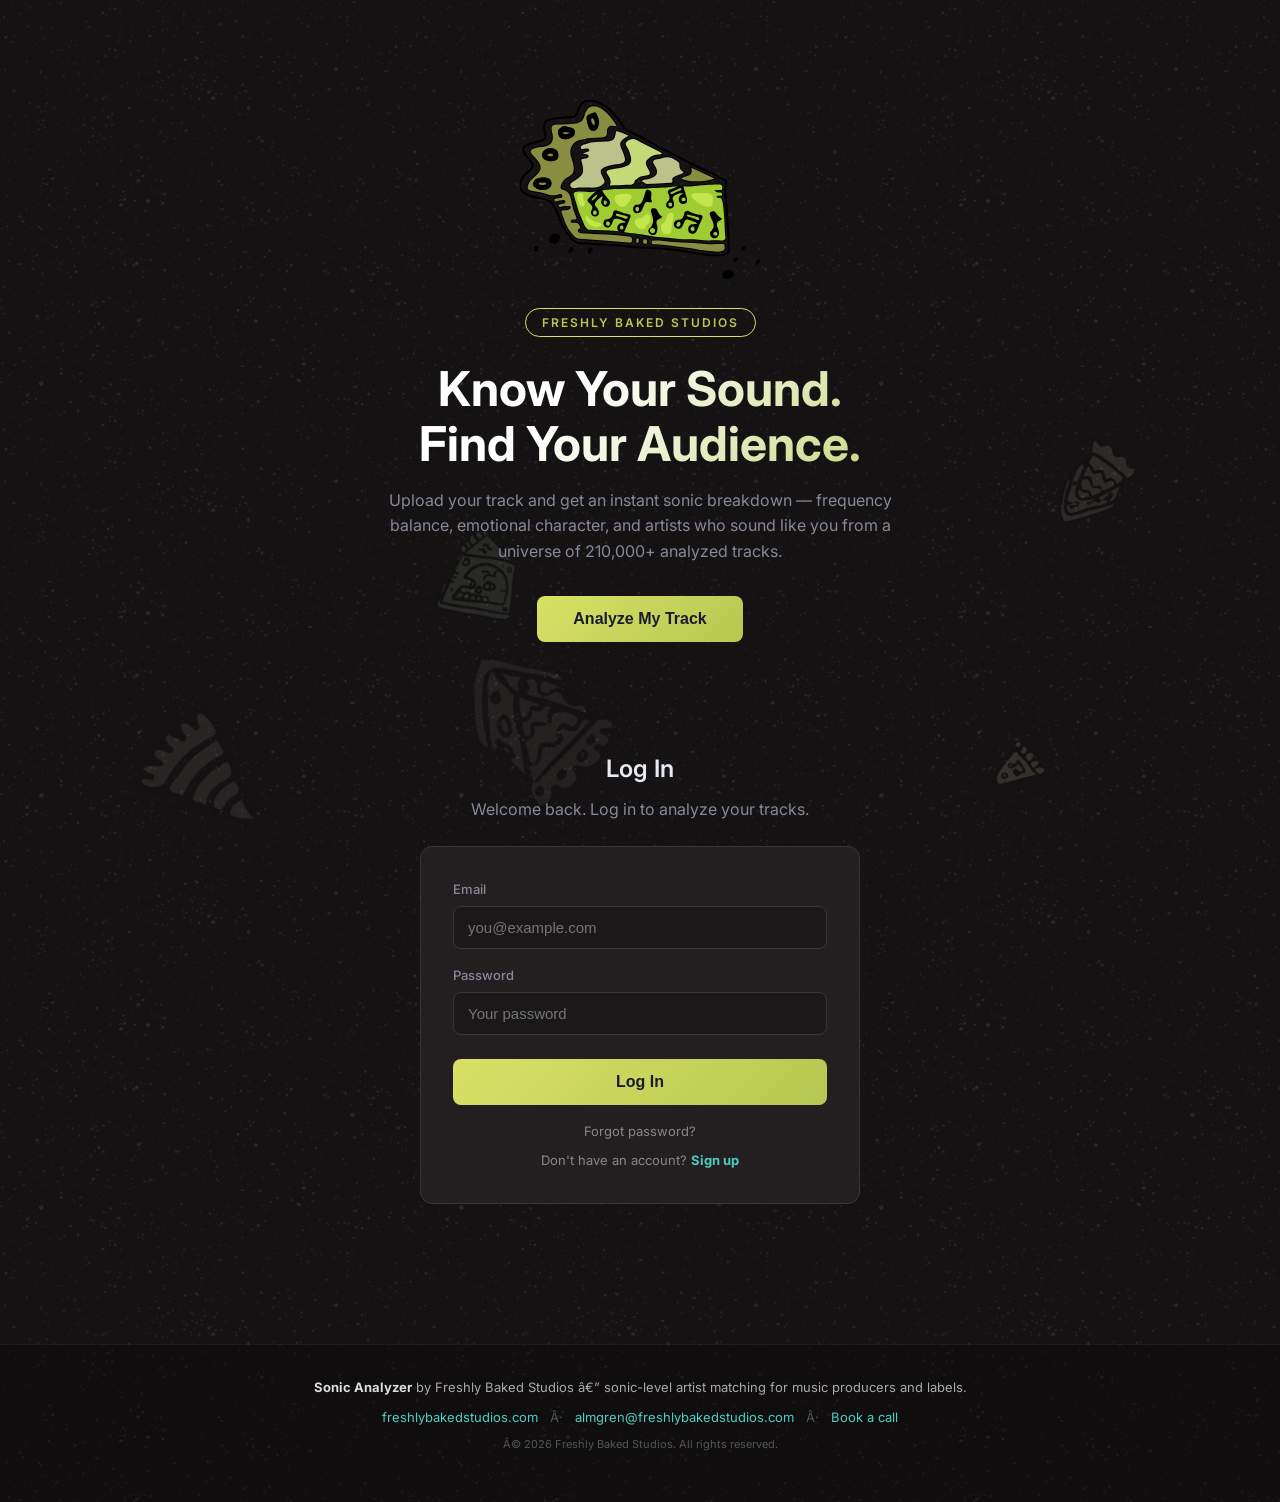
<file: backups_pre_leadmagnet_20260719/static/index.html>
<!DOCTYPE html>
<html lang="en">
<head>
  <!-- Hotjar Tracking Code for Freshly Baked Studios – Analyze -->
  <script>
    (function(h,o,t,j,a,r){
        h.hj=h.hj||function(){(h.hj.q=h.hj.q||[]).push(arguments)};
        h._hjSettings={hjid:6679201,hjsv:6};
        a=o.getElementsByTagName('head')[0];
        r=o.createElement('script');r.async=1;
        r.src=t+h._hjSettings.hjid+j+h._hjSettings.hjsv;
        a.appendChild(r);
    })(window,document,'https://static.hotjar.com/c/hotjar-','.js?sv=');
  </script>
  <!-- Google tag (gtag.js) -->
  <script async src="https://www.googletagmanager.com/gtag/js?id=G-GEEEEG3EBW"></script>
  <script>
    window.dataLayer = window.dataLayer || [];
    function gtag(){dataLayer.push(arguments);}
    gtag('js', new Date());
    gtag('config', 'G-GEEEEG3EBW');
  </script>
  <!-- Meta Pixel Code -->
  <script>
  !function(f,b,e,v,n,t,s)
  {if(f.fbq)return;n=f.fbq=function(){n.callMethod?
  n.callMethod.apply(n,arguments):n.queue.push(arguments)};
  if(!f._fbq)f._fbq=n;n.push=n;n.loaded=!0;n.version='2.0';
  n.queue=[];t=b.createElement(e);t.async=!0;
  t.src=v;s=b.getElementsByTagName(e)[0];
  s.parentNode.insertBefore(t,s)}(window, document,'script',
  'https://connect.facebook.net/en_US/fbevents.js');
  fbq('init', '926628970048416');
  fbq('track', 'PageView');
  </script>
  <noscript><img height="1" width="1" style="display:none"
  src="https://www.facebook.com/tr?id=926628970048416&ev=PageView&noscript=1"
  /></noscript>
  <!-- End Meta Pixel Code -->
  <meta charset="UTF-8">
  <meta name="viewport" content="width=device-width, initial-scale=1.0">
  <title>Sonic Analyzer | Freshly Baked Studios</title>
  <link rel="icon" type="image/png" href="/static/favicon.png">
  <link rel="apple-touch-icon" href="/static/apple-touch-icon.png">
  <link rel="stylesheet" href="/static/style.css?v=20260529-1">
  <link rel="preconnect" href="https://fonts.googleapis.com">
  <link href="https://fonts.googleapis.com/css2?family=Inter:wght@300;400;500;600;700&display=swap" rel="stylesheet">
</head>
<body>
  <div class="container">

    <!-- HERO -->
    <header class="hero" id="hero">
      <div class="hero-logo" aria-label="Freshly Baked Studios logo">
        <svg xmlns="http://www.w3.org/2000/svg" viewBox="0 0 1903.99 1417.09">
          <g id="Main_Pie" data-name="Main Pie">
            <path class="path-trace" d="M1556.53,1226.98c-92.63.48-181.77-24.77-272.67-36.37-97.77-12.48-195.82-20.7-294.09-25.24-100.69-4.64-200.79-16.57-301.32-21.66-68.13-3.47-136.06-8.32-204.07-12.88-28.86-1.95-52.6-11.81-71.07-32.42-45.85-51.18-82.53-107.71-103.5-174.36-9.96-31.66-26.24-61.52-41.36-91.35-21.7-42.79-62.35-52.46-105.4-59.28-40.48-6.39-81.44-11.89-117.88-33.94-46.07-27.88-56.91-66.46-32.45-116.17,15.5-31.45,42.88-51.75,68.01-73.36,26.67-22.94,25.84-44.21,5.8-68.84-16.24-19.97-34.42-38.51-49.16-59.52-20.28-28.86-14.71-47.73,14.5-67.15,27.88-18.52,59.55-24.01,91.4-30.52,57.76-11.81,64.13-22.23,53.25-79.68-14.1-74.31,4.56-98.17,79.54-103.38,44.52-3.09,88.9-8.25,133.45-10.84,29.71-1.71,43.36-17.69,50.18-44.78,18.61-73.97,55.17-95.68,130.55-80.82,86.98,17.14,141.91,76.61,190.62,143.67,16.28,22.39,35.47,43.52,44.05,71,2.5,8.01,8.56,12.96,16.47,15.5,104.04,33.54,191,100.65,288.48,147.28,126.06,60.31,246.03,133.02,376.29,185.08,40.15,16.05,71.88,49.4,115.72,59.36,8.94,2.02,16.07,10.89,13.07,20.59-14.69,47.35-2.73,94.92-.48,142.01,4.66,97.15,14.33,194.04,20.85,291.12,1.93,28.64-2.66,57.26-.02,86.34,3.87,42.79-3.45,50.44-45.21,57.5-17.52,2.97-35.68,2.21-53.53,3.14M1537.32,707.66c15.05,0,24.98.76,34.75-.19,12.46-1.19,30.26,8.58,31.12-17.19.81-23.96-13.43-23.46-30.02-23.82-85.31-1.85-169.72,10.03-254.51,15.78-13.91.95-20.16,3.3-14.19,20.01,8.99,25.15,15.31,51.32,21.35,77.4,4.83,20.75-4.99,36.13-24.75,41.19-20.85,5.37-34.23-7.39-40.84-26.2-9.63-27.48,7.08-43.5,31.35-57.5-7.46-1.28-10.98-3.02-13.74-2.21-21.42,6.25-45.47,10.27-60.35,26.88-13.67,15.24,4.37,33.18,5.78,50.32,1.38,16.69.1,32.68-16.05,40.53-13.19,6.42-28.64,7.51-40.1-5.54-13.48-15.33-11.17-35.75.97-45.76,25.27-20.8,16.12-41.43,6.06-62.56-9.13-19.18-3.59-28.67,15.26-35.35,14.1-4.99,30.24-6.06,45.31-20.56-195.51,20.35-388.22,12.69-582,27.81,14.67,30.21,37.49,49.32,53.51,73.43,10.82,16.26,15.07,33.11.97,49.16-11.53,13.15-26.77,16.43-42.41,7.65-19.44-10.89-28.76-27.24-24.29-50.37,1.93-10.03,14.98-15.95,10.67-30.93-22.51,16.71-45.69,31.62-55.12,55.36-7.99,20.06,18.85,30.09,25.79,47.14.83,2.04,2.59,3.78,3.23,5.85,4.73,15.28,8.87,31.02-5.25,43.52-11.48,10.15-24.79,15.71-39.84,6.66-16.64-10.01-25.29-29.02-17.5-43.02,17.04-30.64,1-48.09-18.71-64.85-18.09-15.38-14.5-27.29,1.26-40.79,14.71-12.65,28.72-26.15,43.03-39.27-49.92-.17-96.03-13.34-142.74-3.16-16.07,3.49-19.49,5.23-15.38,22.2,20.54,84.98,48.42,167.16,85.46,246.45,8.99,19.28,21.01,25.67,41.19,26.27,52.56,1.59,105.09,4.94,157.62,7.8,19.42,1.05,38.44,10.82,60.21,2.92-11.39-19.82-6.06-36.87,5.92-53.6,13.55-18.95,35.97-7.84,57.91-15.4-29.93-15.36-56.55-29.29-83.65-24.48-18.47,3.26-16.09,31.83-26.84,47.11-10.13,14.45-21.49,27.95-40.98,21.27-13.62-4.68-26.29-13.36-27.34-30.64-1.33-22.13,15.31-38.03,30.74-38.27,35.85-.57,41.1-24.56,46.85-49.09,5.49-23.37,17.11-24.15,36.65-16.62,23.87,9.22,47.76,18.97,73.71,21.99,35.06,4.11,38.98,10.27,26.2,42.41-13.74,34.56-28.62,68.65-42.83,102.55,30.36,9.77,59.81,6.28,87.93,12.22,48.11,10.15,95.96,21.7,145.26,24.44,74.85,4.16,149.33,12.65,224.28,16.66,105.97,5.7,211.65,15.59,317.96,12.48,15.4-.45,23.08-4.35,21.63-21.06-2.31-26.69-3.28-53.48-5.51-80.15-5.68-67.98-12-135.94-17.52-203.93-1.36-16.73-5.73-27.67-25.65-25.48-10.22,1.12-23.91-1.5-22.82-13.36,1.35-14.24,15.66-6.54,24.65-7.16,8.34-.59,19.23,3.59,20.61-10.17,1.59-15.95-9.91-14.43-20.09-14.19-15.93.36-30.47-2.31-44.17-22.61M766.79,202.01c-26.79-53.18-80.63-112.93-123.96-139.3-63.11-38.44-112.89-17.85-130.57,53.96-9.25,37.56-32.78,60.38-72.14,64.61-38.79,4.18-77.94,6.89-116.95,6.89-75.12.05-80.37,5.37-64.68,77.97,12.12,56.08-12.38,90.42-68.67,99.53-26.34,4.28-53.77,2.92-78.87,14.26-32.61,14.74-34.94,24.89-11.15,51.23,11.24,12.48,23.44,24.13,34.21,36.99,43.26,51.7,40.62,81.08-9.03,126.86-22.89,21.08-48.47,40.17-59.45,71.53-10.6,30.28-4.37,42.6,27.41,47.14,44.21,6.35,88.52,13.86,129.88,30.17,23.6,9.32,44.09,8.68,67.49,3.95,15.26-3.09,41.1-19.14,45.07,6.13,3.38,21.73-24.79,18.23-41.46,21.66-8.58,1.78-23.77-.43-20.54,14.36,2.83,12.96,15.05,10.08,25.17,6.66,5.3-1.78,10.74-3.3,16.24-4.25,15.95-2.73,39.74-13.41,44.57,5.82,5.63,22.37-21.96,17.83-36.04,23.39-6.44,2.54-18.64-1.76-16.92,10.22,1.62,11.43,13.12,11.98,21.7,9.37,18.66-5.66,37.65-4.54,56.57-5.37,8.13-.36,16.73,1.02,18.33,10.6,1.62,9.67-6.99,12.96-13.95,16.38-14.6,7.16-30.52,6.42-46.12,7.13-13.5.64-17.95,5.92-12.57,19.21,20.44,50.51,32.64,105.35,68.55,147.97,20.73,24.63,37.37,55.53,77.3,58.33,127.05,8.87,253.97,19.97,380.97,29.52,12.84.95,30.26,7.06,32.4-17.07,2.07-23.2-10.58-28.1-29.71-30.47-58.79-7.35-117.71-12.27-176.9-14.98-65.84-3.02-131.59-7.39-197.39-11.34-10.2-.59-20.99-2.02-25.46-12.81-4.21-10.13,1.57-17.28,10.65-21.49,9.7-4.47,8.22-10.72,5.44-19.21-7.23-22.13-20.25-32.38-44.69-29.17-10.48,1.36-28.6,5.82-29.57-11.36-.78-13.76,15.12-13.81,26.24-14,18.21-.29,24.7-6.35,15.81-24.7-16.69-34.37-24.91-71.34-33.8-108.39-10.13-42.29-11.55-91.21-71.03-103.57-24.01-4.99-17.85-30.36-9.63-48.35,13.17-28.81,37.3-47.73,64.68-61.07,24.91-12.15,32.83-30.31,32.61-56.55-.26-33.28-11.27-63.73-21.04-94.54-17.23-54.29,1.35-115.81,70.08-133.33,8.68-2.21,17.23-4.83,25.79-7.44,46.8-14.31,95.53-7.7,143.17-13.1,38.2-4.35,48.63-14.71,44.97-52.22-1.14-11.62,4.28-18.37,9.86-26.96,17.66-27.22,42.93-7.94,67.13-10.79M498.97,420.15c16.64,11.67,44.59-4.71,45.16,18.83.59,22.84-25.55,19.63-42.26,21.58-24.1,2.83-14.02,16.45-11.01,28.98,19.97,82.7,12.67,100.55-58.48,144.84-3.8,2.35-7.84,4.45-11.24,7.27-12.05,10.03-28.45,21.92-21.35,37.7,6.32,14.1,26.77,17.21,41.81,13.64,32.35-7.65,64.44-3.61,96.77-3.59,37.63.05,76.21,4.28,110.3-18.92,18.87-12.88,30.43-26.22,15.21-49.42-5.44-8.32-8.32-18.3-12.76-27.34-18.76-38.25-14.57-49.4,23.32-67.75,38.27-18.54,80.42-18.04,120.85-25.84,29.24-5.63,43.93-17.92,34.8-50.58-5.47-19.49-11.03-38.37-20.18-56.55-25.15-49.99-19.47-70.08,26.91-100.84,6.82-4.52,14.33-7.99,24.94-13.79-19.02-8.39-34.13-15.38-49.54-21.7-11.36-4.66-23.06-8.51-34.66-12.57-10.25-3.59-15.62-2.33-17.76,10.86-9.41,58.12-20.56,67.51-79.92,69.77-52.51,2.02-105.26,1.28-155.98,18.47-17.8,6.04-44.78,9.96-41.96,30.43,2.12,15.47,28.14,8.94,44.28,6.18,1.12-.19,2.19-.45,3.3-.57,8.63-.95,16.92,1.9,19.47,9.75,2.95,9.01-4.78,13.93-12.43,16.95-11.17,4.42-22.44,8.51-37.61,14.21M712.43,673.72c48.44-2.31,90.83-4.09,133.19-6.39,26.88-1.45,59.38,7.82,66.42-33.85.71-4.21,8.3-7.04,12.27-10.91,20.49-19.97,46.33-24.39,73.4-28.1,36.16-4.94,40.03-14.93,22.39-46.12-6.01-10.65-11.74-21.54-16.73-32.71-8.15-18.23-5.35-36.2,8.82-49.37,22.27-20.7,47.23-37.27,79.47-39.36,11.08-.71,23.98,2.31,35.99-9.34-68.41-39.93-139.91-68.7-206.31-107.3-24.77-14.38-57.36-4.75-76.85,17.33-17.95,20.35,7.46,37.51,14.05,55.98,1.12,3.09,3.71,5.68,4.8,8.8,31.59,89.83,32.38,118.85-71.98,141.6-26.12,5.68-52.91,8.27-79.2,13.31-23.44,4.49-33.42,15-16.81,38.65,17.54,24.96,32.45,51.44,17.09,87.79M961.17,642.36c19.44-2.9,27.95,19.66,46.19,18.66,61.4-3.38,122.85-5.99,184.25-9.87,6.96-.43,21.16,1.33,18.09-13.19-6.68-31.5,15.95-37.3,37.25-44.9,17.16-6.11,35.3-10.36,52.41-24.65-22.46-13.88-37.15-31.4-34.56-56.05,2.26-21.49-11.77-26.69-25.29-37.42-38.15-30.19-77.68-33.71-121.42-16.52-9.22,3.61-19.56,4.68-29.5,6.09-35.51,5.06-40.65,16.78-20.8,48.47,35.73,57.03,24.27,85.46-40.41,106.59-21.68,7.08-46.88,2.95-66.2,22.8M1104.84,1109.98c-14.17,0-21.01-.9-27.55.19-12.36,2.04-33.49-9.56-32.83,15.12.59,21.49,20.51,12.5,31.64,12.96,73.74,3.07,146.38,15.97,219.5,24.25,84.24,9.56,167.06,30,252.02,34.78,20.13,1.14,39.84.59,59.52-6.25,21.32-7.42,16.38-23.3,15.83-38.63-.64-17.26-13.03-14.88-24.08-14.95-41.36-.26-82.98,2.23-124.06-1.26-125.7-10.67-252.21-8.89-369.99-26.2M1282,617c34.66,29.83,182.27,30.14,260.15-.19-62.61-28.91-122.37-56.5-183.56-84.74,22.13,75.57-49.42,59.69-76.59,84.93M853.98,926.76c-1.76-1.85-3.42-5.21-5.85-5.94-26.34-7.82-52.77-15.33-79.3-22.44-1.69-.45-6.01,2.81-6.49,4.92-1.69,7.56,4.66,9.27,9.89,10.2,21.92,3.87,42.6,11.24,62.71,20.54,7.89,3.64,15.09,3.83,19.04-7.27M991.69,1098.71c-14.21-1.88-14.21,7.44-15.12,16.76-1.09,11.58.86,19.8,15.09,19.92,10.03.07,16.9-.88,17.07-14,.19-13.45-3.57-21.61-17.04-22.68M568.19,794.02c18.16-13.24,38.79-24.63,43.93-48.97-15.31,15.81-37.99,24.72-43.93,48.97M922.56,1111.86c1.16,6.16-2.95,15.76,6.56,16.4,12.72.88,12.05-10.67,12.93-19.11.81-7.65,1.52-17.97-9.32-17.8-13.86.24-7.54,13.24-10.17,20.51"/>
            <path d="M285.63,1055.29c19.97-.21,30.81,9.79,31.73,29.74.97,21.54-26.05,55.15-43.38,50.51-17-4.54-42.67-3.85-42.62-31.76.05-32.52,18.76-48.4,54.27-48.49"/>
            <path d="M1652.02,1340.61c15.55,8.89,44.28,2.71,44.21,33.56-.02,18.83-34.75,44.83-56.76,42.81-21.8-2-34.47-15.83-35.75-36.92-1.02-16.9,29.21-40.7,48.3-39.46"/>
            <path class="cls-6" d="M575.93,1183.98c-5.59,12.12-10.7,27.34-25.72,27.62-13.41.26-12.41-13.91-11.46-23.6,1.33-13.43,8.63-23.77,23.27-23.18,10.2.4,15.17,8.25,13.91,19.16"/>
            <path class="cls-6" d="M395.99,1208.96c-8.51-3.57-10.96-10.39-8.56-18.47,3.97-13.22,5.44-30,24.65-29.33,8.2.29,14.02,8.2,11.39,16.92-4.23,14.12-12.43,25.7-27.48,30.88"/>
            <path class="cls-6" d="M123.09,1199.1c-9.56-.19-14.07-5.13-12.53-12.65,3.02-14.79,4.09-32.59,23.63-35.35,10.29-1.45,16.97,7.2,14.55,17.23-3.47,14.21-11.93,25.67-25.65,30.76"/>
            <path d="M1903.99,1271.95c-4.21,14.07-10.6,26.74-26.72,30.43-5.49,1.26-8.34-3.64-7.08-8.11,3.9-13.57,5.85-29.33,21.92-34.56,8.6-2.78,10.82,4.87,11.89,12.24"/>
            <path d="M1705.64,1279.73c-9.41.02-11.96-4.02-11.48-10.41.93-12.31,6.82-21.06,19.75-21.46,6.2-.19,15.14,3.83,12.65,11.22-3.45,10.2-13.24,16.28-20.92,20.66"/>
            <path d="M1765.78,1189.86c-8.01.62-10.72-4.45-9.25-10.22,2.9-11.24,9.53-20.18,21.8-22.37,5.32-.95,13-.26,11.46,7.32-2.61,12.93-13.05,19.94-24.01,25.27"/>
            <path class="cls-5" d="M766.8,202.01c-24.2,2.85-49.47-16.4-67.15,10.79-5.56,8.58-10.98,15.33-9.84,26.96,3.66,37.51-6.77,47.87-44.97,52.22-47.64,5.4-96.37-1.21-143.17,13.1-8.56,2.61-17.11,5.23-25.79,7.44-68.72,17.52-87.31,79.04-70.08,133.33,9.77,30.81,20.78,61.26,21.04,94.56.21,26.22-7.7,44.38-32.61,56.53-27.38,13.34-51.51,32.26-64.68,61.09-8.22,17.97-14.41,43.33,9.63,48.33,59.47,12.36,60.9,61.28,71.03,103.57,8.89,37.08,17.11,74.02,33.78,108.42,8.91,18.33,2.42,24.39-15.78,24.67-11.12.19-27.03.24-26.24,14.02.97,17.16,19.09,12.69,29.57,11.34,24.44-3.21,37.44,7.04,44.69,29.17,2.78,8.49,4.25,14.74-5.44,19.23-9.08,4.18-14.86,11.34-10.65,21.46,4.47,10.79,15.26,12.22,25.46,12.81,65.77,3.95,131.55,8.32,197.39,11.34,59.19,2.71,118.12,7.63,176.9,14.98,19.14,2.38,31.78,7.27,29.71,30.47-2.14,24.13-19.56,18.04-32.4,17.07-127.03-9.56-253.92-20.63-380.97-29.52-39.93-2.8-56.57-33.71-77.3-58.33-35.92-42.62-48.14-97.46-68.55-147.97-5.37-13.26-.93-18.56,12.57-19.21,15.59-.71,31.52.02,46.12-7.13,6.96-3.42,15.57-6.7,13.95-16.38-1.62-9.58-10.2-10.96-18.33-10.6-18.92.83-37.94-.29-56.57,5.37-8.58,2.61-20.09,2.07-21.7-9.34-1.71-12,10.48-7.7,16.92-10.25,14.07-5.56,41.67-1.02,36.04-23.39-4.83-19.23-28.62-8.56-44.57-5.8-5.49.93-10.93,2.45-16.24,4.23-10.13,3.42-22.37,6.32-25.17-6.63-3.23-14.81,11.96-12.6,20.54-14.38,16.66-3.42,44.83.07,41.43-21.66-3.95-25.27-29.78-9.22-45.05-6.13-23.39,4.73-43.88,5.37-67.51-3.95-41.34-16.28-85.65-23.82-129.86-30.17-31.78-4.54-38.03-16.85-27.41-47.14,10.96-31.35,36.56-50.42,59.43-71.5,49.68-45.78,52.32-75.19,9.06-126.89-10.77-12.86-22.96-24.51-34.21-36.99-23.79-26.34-21.46-36.49,11.15-51.23,25.1-11.34,52.53-9.98,78.87-14.24,56.29-9.1,80.8-43.45,68.67-99.55-15.69-72.6-10.44-77.92,64.68-77.94,39.01-.02,78.16-2.73,116.95-6.92,39.36-4.23,62.9-27.03,72.14-64.61,17.69-71.81,67.46-92.37,130.57-53.96,43.33,26.36,97.17,86.12,123.96,139.3M180.99,707.83c8.91-.67,18.45.45,26.62-2.38,23.58-8.15,42.41-22.2,42.31-50.04-.07-27.53-20.97-39.27-42.95-43.5-22.63-4.35-47.02-2.35-69.03,5.92-18.37,6.89-33.07,19.99-34.49,41.65-1.47,22.37,16.19,29.57,32.09,38.27,14.33,7.87,29.48,10.08,45.45,10.08M363.05,305.46c16.92,1.64,36.37-6.56,54.39-18.59,15.86-10.58,18.61-25.91,16.69-44.19-1.95-18.35-12.93-24.2-28.45-27.5-13.1-2.81-26.03-6.44-38.79-10.46-25.65-8.06-42.72,4.04-57.88,22.77-13.64,16.85-8.6,33.26-.64,50.04,9.89,20.82,27.27,28.41,54.7,27.93M244.46,479.65c38.65.95,59.45-13.81,59.97-42.53.71-38.84-19.59-57.86-62.85-58.95-35.8-.88-63.44,20.06-65.01,49.3-1.71,32.33,22.63,51.06,67.89,52.18M628,168.75c-3.47-14.19-5.47-29.88-11.29-43.98-6.61-16.05-15.93-38.63-37.39-27.62-20.68,10.6-57.17,10.36-50.92,50.25,3.61,23.13,8.84,45.62,18.21,67.25,7.04,16.26,17.85,24.67,36.01,23.46,17.45-1.16,29.95-9.6,35.42-25.74,4.59-13.57,6.51-28.03,9.96-43.62"/>
            <path class="cls-4" d="M498.97,420.17c15.17-5.7,26.43-9.79,37.61-14.21,7.65-3.02,15.38-7.94,12.43-16.97-2.54-7.84-10.84-10.67-19.47-9.72-1.12.12-2.19.38-3.3.57-16.14,2.76-42.17,9.27-44.28-6.2-2.83-20.44,24.15-24.37,41.96-30.4,50.73-17.21,103.47-16.45,155.98-18.47,59.36-2.26,70.5-11.67,79.92-69.77,2.14-13.22,7.51-14.48,17.76-10.86,11.6,4.06,23.3,7.89,34.66,12.55,15.4,6.32,30.52,13.34,49.54,21.7-10.6,5.82-18.11,9.27-24.94,13.81-46.38,30.74-52.06,50.82-26.91,100.84,9.15,18.18,14.71,37.06,20.18,56.53,9.13,32.66-5.56,44.97-34.8,50.61-40.43,7.8-82.58,7.3-120.85,25.84-37.89,18.35-42.07,29.5-23.32,67.75,4.45,9.03,7.32,19.02,12.76,27.34,15.21,23.18,3.66,36.54-15.21,49.4-34.09,23.22-72.67,18.99-110.3,18.95-32.33-.02-64.42-4.06-96.77,3.59-15.05,3.57-35.49.45-41.81-13.64-7.11-15.78,9.29-27.69,21.35-37.7,3.4-2.83,7.44-4.92,11.24-7.3,71.15-44.28,78.44-62.14,58.48-144.81-3.02-12.53-13.1-26.17,11.01-28.98,16.71-1.97,42.86,1.24,42.26-21.61-.59-23.51-28.52-7.13-45.16-18.8"/>
            <path class="cls-2" d="M712.42,673.71c15.38-36.32.45-62.83-17.09-87.79-16.62-23.63-6.63-34.16,16.81-38.65,26.29-5.02,53.08-7.61,79.23-13.31,104.35-22.72,103.55-51.75,71.95-141.6-1.09-3.11-3.68-5.68-4.78-8.8-6.61-18.47-32-35.61-14.05-55.96,19.47-22.08,52.08-31.71,76.83-17.33,66.42,38.6,137.89,67.34,206.31,107.28-11.98,11.65-24.91,8.65-35.99,9.37-32.23,2.07-57.19,18.66-79.44,39.34-14.17,13.17-17,31.14-8.84,49.37,4.99,11.17,10.72,22.06,16.76,32.71,17.61,31.21,13.74,41.19-22.39,46.14-27.1,3.71-52.94,8.11-73.4,28.07-3.99,3.9-11.55,6.73-12.27,10.91-7.06,41.67-39.53,32.42-66.44,33.87-42.34,2.28-84.72,4.09-133.19,6.37"/>
            <path class="cls-4" d="M961.16,642.35c19.33-19.85,44.55-15.69,66.23-22.77,64.66-21.13,76.11-49.59,40.41-106.61-19.85-31.69-14.74-43.41,20.8-48.44,9.94-1.43,20.28-2.5,29.48-6.11,43.76-17.19,83.29-13.64,121.42,16.54,13.55,10.72,27.55,15.9,25.29,37.39-2.59,24.65,12.1,42.17,34.59,56.08-17.14,14.29-35.25,18.52-52.41,24.65-21.32,7.58-43.93,13.41-37.27,44.9,3.09,14.52-11.1,12.74-18.09,13.19-61.38,3.85-122.82,6.49-184.25,9.86-18.23,1-26.72-21.58-46.19-18.68"/>
            <path class="cls-5" d="M1104.83,1109.98c117.78,17.31,244.32,15.52,369.99,26.2,41.1,3.49,82.7,1,124.06,1.26,11.05.07,23.46-2.31,24.08,14.95.57,15.33,5.51,31.21-15.83,38.63-19.68,6.85-39.39,7.39-59.52,6.25-84.96-4.78-167.77-25.22-252.02-34.78-73.12-8.27-145.74-21.18-219.5-24.25-11.1-.45-31.04,8.53-31.64-12.96-.67-24.67,20.47-13.07,32.83-15.12,6.54-1.07,13.38-.19,27.55-.19"/>
            <path class="cls-5" d="M1282,617c27.17-25.24,98.72-9.37,76.59-84.93,61.19,28.24,120.95,55.84,183.56,84.74-77.87,30.33-225.49,30.02-260.15.19"/>
            <path class="cls-5" d="M991.7,1098.71c13.48,1.07,17.21,9.22,17.04,22.68-.17,13.12-7.04,14.07-17.09,14-14.21-.12-16.19-8.32-15.07-19.92.88-9.32.9-18.64,15.12-16.76"/>
            <path class="cls-5" d="M922.56,1111.86c2.64-7.27-3.68-20.28,10.17-20.51,10.84-.17,10.13,10.15,9.32,17.8-.88,8.44-.21,19.99-12.93,19.11-9.51-.64-5.4-10.25-6.56-16.4"/>
            <path d="M1405.18,975.52c-27.29-20.06-52.51-23.7-76.54-30.43-11.15-3.11-16.26,2.71-20.11,12.05-5.06,12.36-9.82,25.05-16.59,36.49-9.51,16.09-22.7,29.29-43.5,23.06-15.5-4.64-28.64-15.07-29.12-32.85-.55-21.13,15.95-37.01,32.19-37.51,37.53-1.16,44.74-26.62,50.94-53.22,5.28-22.65,18.71-22.37,34.85-16.16,30.17,11.62,59.97,23.39,92.68,26.81,25.01,2.61,23.11,20.66,16.19,37.49-12.24,29.86-26.15,59.02-39.13,88.59-9.1,20.7-23.89,33.33-47.09,27.95-20.06-4.66-29.38-20.21-26.84-40.39,2.95-23.15,15-39.46,40.22-41.77,7.68-.71,15.47-.12,31.85-.12M1328.68,905.07c-.97,3.54-1.95,7.08-2.92,10.63,28.36,8.41,57.03,16.05,83.44,29.17,4.54,2.26,9.06.69,10.89-4.16,2.28-5.99.71-10.32-6.49-12.24-28.36-7.58-56.62-15.57-84.91-23.39"/>
            <path d="M1547.21,1092.82c-18.18,2.07-27.98-5.3-34.44-16.33-8.08-13.81-8.2-31.26,3.02-40.7,35.87-30.21,15.43-60.73,3.97-91.68-3.49-9.39-7.75-18.49-11.77-27.69-5.94-13.69-12.93-27.41,6.44-36.75,17.9-8.63,33.09-5.56,43.26,11.72,8.96,15.21,15.86,29.19,35.94,35.73,17.35,5.63,5.56,20.59-3.85,24.39-36.75,14.81-28.14,38.84-15.69,64.61,9.22,19.06,10.77,38.2,1.62,58-6.61,14.31-18.33,18.52-28.5,18.71"/>
            <path d="M1018.31,808.58c-22.06-9.84-27.34,4.45-33.66,20.11-7.37,18.26-9.63,39.15-26.41,53.01-12.67,10.46-25.01,18.14-42.31,10.25-15.07-6.89-22.34-17.4-21.27-34.04,1.19-18.09,12.98-33.9,27.57-33.3,47.83,1.9,48.56-35.82,60.19-64.78,4.09-10.25,4.83-21.87,9.2-31.95,4.83-11.17,5.54-29.21,24.96-24.7,17.61,4.11,30.36,14.07,28.64,35.09-1.43,17.73-4.54,33.16,3.42,53.1,9.75,24.41-18.71,13.03-30.33,17.21"/>
            <path d="M1054.11,852.83c23.25-1,33.42,5.7,38.84,20.09,5.68,15.09,8.8,29.43,27.81,38.13,15.33,6.99,4.45,22.89-8.39,26.08-34.85,8.6-30.69,31.5-23.84,56.62,4.47,16.38,6.49,32.71-.59,49.11-9.22,21.44-24.65,32.78-47.35,23.53-25.1-10.25-31.95-37.89-14.93-51.49,49.7-39.74,22.13-83.08,13.5-125.98-4.14-20.56-4.06-36.44,14.95-36.08"/>
            <path d="M180.99,707.82c-15.97,0-31.12-2.21-45.47-10.08-15.88-8.7-33.54-15.9-32.07-38.27,1.4-21.66,16.12-34.75,34.47-41.65,22.04-8.27,46.42-10.27,69.05-5.92,21.99,4.23,42.88,15.97,42.95,43.5.1,27.84-18.73,41.88-42.31,50.04-8.18,2.83-17.71,1.71-26.62,2.38M146.38,659.97c7.35,2.71,12.27,5.85,17.38,6.18,14.02.93,28.64,5.7,41.72-3.23,1.35-.9,1.16-6.85-.4-8.75-11.03-13.5-24.98,1.81-37.46-3.28-6.13-2.5-13-.12-21.23,9.08"/>
            <path d="M363.03,305.46c-27.41.48-44.78-7.11-54.67-27.93-7.96-16.78-13.03-33.18.62-50.04,15.19-18.73,32.26-30.83,57.88-22.77,12.76,4.04,25.72,7.65,38.82,10.46,15.5,3.3,26.5,9.15,28.43,27.5,1.95,18.28-.83,33.61-16.66,44.19-18.02,12.03-37.49,20.25-54.41,18.59M394.34,253.14c-23.15-2.04-37.49-6.35-56.67,1.16,19.11,17.07,33.49,13.38,56.67-1.16"/>
            <path d="M244.46,479.65c-45.26-1.12-69.62-19.82-67.89-52.18,1.57-29.24,29.19-50.18,65.01-49.3,43.26,1.09,63.54,20.11,62.85,58.95-.52,28.74-21.32,43.48-59.97,42.53M214.27,432.42c17.99,4.92,31,15.28,46,3.49,4.06-3.19,2.14-9.39-1.62-11.65-14.79-8.87-28.5-7.82-44.38,8.15"/>
            <path d="M628,168.75c-3.45,15.59-5.37,30.05-9.96,43.62-5.47,16.14-17.97,24.58-35.42,25.74-18.16,1.21-28.98-7.2-36.01-23.46-9.37-21.63-14.6-44.12-18.21-67.25-6.25-39.89,30.24-39.65,50.92-50.25,21.46-11.01,30.78,11.58,37.42,27.62,5.8,14.1,7.8,29.81,11.27,43.98M591.13,196.42c3.87-23.84,2.92-42.86-14.1-57.48-1.52-1.31-10.53,2-10.91,4.06-3.73,20.87,2.35,38.27,25.01,53.41"/>
            <path class="cls-5" d="M146.38,659.97c8.22-9.2,15.09-11.58,21.23-9.08,12.48,5.09,26.43-10.22,37.46,3.28,1.57,1.9,1.76,7.84.4,8.75-13.07,8.94-27.69,4.16-41.72,3.23-5.11-.33-10.03-3.47-17.38-6.18"/>
            <path class="cls-5" d="M394.34,253.14c-23.18,14.55-37.56,18.23-56.67,1.16,19.18-7.51,33.52-3.21,56.67-1.16"/>
            <path class="cls-5" d="M214.27,432.42c15.88-15.97,29.59-17.02,44.38-8.15,3.76,2.26,5.68,8.46,1.62,11.65-15,11.79-28,1.43-46-3.49"/>
            <path class="cls-5" d="M591.13,196.42c-22.65-15.14-28.74-32.54-25.01-53.41.38-2.07,9.39-5.37,10.91-4.06,17.02,14.62,17.97,33.64,14.1,57.48"/>
          </g>
          <g id="Lime">
            <path class="lime-base cls-1" d="M693.48,708.55c-1.51.16-3.02.34-4.52.51,1.5-.18,3.01-.34,4.52-.51ZM698.28,708.02c1.29-.14,2.57-.27,3.86-.4-1.29.13-2.57.27-3.86.4ZM1233.63,683.07c.62-.02,1.25-.04,1.88-.05-.63.02-1.25.03-1.88.05ZM1584.82,667.38c-.06,0-.12-.02-.18-.03s-.1-.02-.15-.04c.05.02.1.03.15.04.06.02.12.02.18.03ZM1630.29,1084.31c.17.51.12,1.11-.4,1.41-.02.01-.05.02-.07.03-.19,1.12-.47,2.23-.56,3.33-.57,3.64-1.14,7.35-3.44,10.28-3.57,4.66-9.12,6.72-14.72,7.7-4.82,1.06-9.73,1.72-14.68,1.55-14.58-.78-29.21-.64-43.8-.67-11.94,0-23.92-.71-35.84.15-3.45.3-6.9.29-10.36.24-.2.22-.46.39-.77.45-1.52.33-3.09.18-4.64.19-27.34-.51-54.58-3.41-81.81-5.65-15.55-1.46-31.1-3.2-46.72-3.71-24.23-1.09-48.48-.9-72.72-.69-24.91-1.22-49.88-3.77-74.65-6.48-34.74-4.34-69.63-7.15-104.57-9.17-15.99-.64-31.97-1.71-47.88-3.42-15.26-2.13-30.44-4.8-45.6-7.55-23.21-3.8-46.26-8.43-69.45-12.37-20.28-2.73-40.4-4.52-60.59-7.65-17.22-2.24-34.47-4.22-51.59-7.14-44.77-8.42-89.38-11.79-134.74-14.95-36.37-2.63-72.83-2.66-109.23-4.61-14.58-.7-29.17-1.27-43.74-2.09-5.81-.39-11.64-.59-17.32-1.88-1.07-.34-2.38-.38-3.06-1.34-.12-.25-.14-.51-.07-.75-5.34-2.23-9.34-7.05-13.23-11.22-7.93-8.66-12.16-19.73-16.92-30.28-7.44-16.64-14.32-33.52-21.4-50.32-3.75-8.91-7.34-17.88-10.83-26.89-3.41-8.73-7.33-17.32-10.46-26.09-6.4-17.43-10.28-35.65-16-53.3-7.05-22.77-15.14-45.34-19.83-68.74-1.85-9.52-5.59-21.37,5.52-26.62,1.26-.6,2.61-.95,3.98-1.25.13-.13.29-.24.46-.3,16.44-3.43,33.38-3.55,50.11-4.02,28.65.16,57.05,6.64,85.75,4.59,18.05-1.35,35.41-6.91,53.2-9.98,28.41-5.56,57.27-8.3,86.04-11.26,13.98-1.21,28-2.49,42.03-2.97.13-.09.27-.16.43-.21,1.23-.2,2.48-.17,3.75-.14.88.02,1.77.04,2.64-.01,10.05-.53,20.14-.17,30.19-.75,25.16-1.42,50.38-.96,75.57-1.14,16.1.02,32.22.5,48.31-.31,29.59-1.45,59.22-1.57,88.83-2.44,13.11-.44,26.16-1.82,39.26-2.5,20.88-1.12,41.79-1.71,62.66-3.18,31.01-2.21,61.98-4.7,93-6.42,6.81-.52,13.71-.74,20.42-2.05,0,0,0-.02,0-.03.17-.04.33-.08.49-.12.25-.07.5-.15.75-.23.25-.02.5-.03.75-.04h0c.12,0,.24,0,.37-.02.12,0,.23-.02.35-.04s.24-.04.35-.07c.05-.01.1-.03.14-.05.07-.02.13-.05.19-.09,0,0,.01,0,.02-.01.03,0,.06-.02.09-.03.02,0,.03,0,.04-.02.01,0,.03-.02.04-.02.07-.03.13-.07.2-.11t0,0h.02c.07-.04.14-.07.21-.1.02,0,.04-.01.06-.02.03,0,.06-.02.1-.03.05-.01.09-.02.14-.04.04,0,.08,0,.12,0h0c.1,0,.2-.01.29-.02,0,0,.02,0,.03,0,.04,0,.09,0,.14-.02.09,0,.18-.02.27-.04.01,0,.03,0,.04,0,.31-.05.63-.09.94-.14.04,0,.08-.01.12-.02.09-.02.17-.03.25-.04h.01s.07-.01.1-.02c.01,0,.03,0,.04,0h0s.01,0,.02,0c.09-.02.19-.02.28-.03.18-.02.38-.02.56-.04.06,0,.12,0,.19,0h0s.03,0,.05,0h.02s0,0,.02,0c.01,0,.03,0,.04,0,.06,0,.12,0,.17,0,.03,0,.06,0,.09,0,.02,0,.04,0,.05,0,.23-.04.47-.1.68-.21.05-.02.09-.04.13-.07,13.05-.5,26.2.63,39.2,1.2,20.71.9,41.47-.15,62.17-1.23,12.93-.43,26-.46,38.86-1.67,22.96-2.66,45.83-6.03,68.93-7.3,12.55-.9,24.77-2.28,37.25-3.07,13.46-.63,26.93-1.04,40.41-1.22,18.81-.53,37.63-1.05,56.45-1.41,3.57-.1,7.14-.36,10.7-.62.31-.43.83-.72,1.54-.64,13.37,1.18,19.62,9.34,20.2,22.34.2,5.99-.79,12.12-3.23,17.61-1.8,4.41-4.46,5.07-8.85,5.17-10.42.21-20.72,1.09-31.1,1.18-4.15.01-8.2-.34-12.3-.75-3.3-.35-6.23-1.16-9.41-.85,5.98,7.48,13.54,14.45,22.75,17.45,7.05,2.31,14.5,2.27,21.84,2.24,12.67-.8,17.68,1.98,18.28,15.4.19,9.81-11.31,9.98-18.52,10.57-6.73.36-13.75-1.36-20.23.94-2.75,1.02-5.7,2.98-6.79,5.8-.21,1.47,1.31,2.84,2.07,3.85,13.79,16.49,31.62-4.67,40.89,18.17,5.52,11.69,6.75,24.72,8.69,37.34,3.44,22.8,5.53,45.75,7.32,68.72,1.56,19.96,3.48,40.14,4.71,60.08,1.43,23.64,1.27,47.35,2.71,70.98.67,11.91,1.75,23.79,2.57,35.68.64,8.63.93,17.45,2.89,25.88.18.83.41,1.66.54,2.45Z"/>
          </g>
          <g id="Lime_Splooge" data-name="Lime Splooge">
            <g>
              <path id="splooge1" class="splooge cls-3" d="M1386.59,732.86h107.9s48.73,10.44,33.07,59.17c0,0,17.02,76.57-68.94,43.5,0,0-160.79-85.27-72.03-102.67"/>
              <path id="splooge2" class="splooge cls-3" d="M770.55,818.13s-53.94-64.39,15.66-74.83c0,0,160.1-27.84,76.57,60.9,0,0-43.5,78.32-92.23,13.93"/>
              <path id="splooge3" class="splooge cls-3" d="M504.3,755.48c-.78,9.08-11.31,16.52,6.54,35.87,9.06,9.82.43,82.46-43.07,28.52,0,0-30.02-78.32,0-87.02,0,0,39.15-7.39,36.54,22.63"/>
              <path id="splooge4" class="splooge cls-3" d="M634.82,967.78s-56.55-2.19-90.5-45.24c-8.6-10.93-55.69-10.46,0,55.67,0,0,46.99,36.56,90.5,17.4,0,0,28.72-12.6,0-27.84"/>
              <path id="splooge5" class="splooge cls-3" d="M914.01,977.41c-9.34-21.94,7.44-46.92,31.26-45.59,16.76.95,30.64-.57,48.04-26.67,0,0,51.53-30.33,38.6,51.94-1.71,10.86-9.03,20.04-18.97,24.79-8.44,4.02-12.38,8.77-16.16,19.3,0,0-19.14,43.83-67.87,0,0,0-9.2-10.36-14.9-23.77"/>
              <path id="splooge6" class="splooge cls-3" d="M1117.73,996.06c-.07-10.89,12.17-20.44,21.99-25.15,11.81-5.63,21.08-30.55,32.83-71.24,0,0,71.36-52.6,34.8,73.88,0,0-4.28,33.71-4.78,56.88-.36,16.4-19.71,28.07-36.13,27.91-20.94-.21-48.35-11.84-48.71-62.28"/>
            </g>
          </g>
          <g id="Notes">
            <path id="Note_7" class="note" data-name="Note 7" d="M1550.29,1069.43c17.17.44,21.26-15.8,8.18-25.64-3.59-2.58-8.31-2.24-12.51-1.87-6.52.39-11.74,5.42-12.18,11.97-.69,5.02,2.19,9.91,6.37,12.67,3.09,1.71,6.62,2.68,10.14,2.87ZM1598.72,930.89c1.94,1.58,1.72,4.52,1.77,6.82-.69,5.93-7.18,8.59-11.77,11.32-16.46,8.41-26.61,14.36-27.27,34.66-.45,10.65,6.19,19.65,9.55,29.36,3.2,8.86,5.36,18.14,7.27,27.35,1.19,6.34.91,12.59-.09,19.03-.73,4.85-3.19,9.12-5.66,13.29-3.02,6.06-6.64,10.59-12.73,13.93-4.82,3.41-10.58,4.93-16.43,5.42h-.02c-5.3.04-11.09-.33-15.71-3.18-.73-.48-1.49-1.16-2.31-1.82-.63-.63-1.5-1.25-2.43-.94-10.11-6.82-17.9-26.87-14.76-38.79,1.09-3.43,3.04-6.27,5.49-8.92,2.88-3.46,5.77-6.9,8.46-10.51,11.59-14.09,17.69-31.34,12.83-49.44-1.49-5.37-3.68-10.53-5.32-15.86-1.1-3.5-2.3-6.97-3.88-10.3-7.28-16.51-15.7-32.67-20.41-50.16-3.39-12.87,5.46-18.77,16.22-22.96,15.62-4.93,24.05-2.29,33.31,11.19,8.66,11.81,17.68,23.53,28.63,33.34,2.15,1.85,4.63,3.4,7.32,4.36,2.61,1.05,5.49,1.42,7.95,2.82Z"/>
            <path id="Note_6" class="note" data-name="Note 6" d="M1273.47,973.68c.06-4.39-1.67-8.99-4.96-11.98-4.28-2.37-11.39.37-15.39,2.66-12.09,6.97-19.63,33.55-.14,35.39,6.13.96,11.46-3.1,14.86-7.84,3.8-5.26,5.21-11.84,5.63-18.22ZM1384.86,1024.21c1.29-5.52.12-11.2-2.01-16.4-2.18-4.02-5.12-8.74-10-9.52-2.12-.4-4.4.08-6.28,1.12-5.3,1.17-9.79,5.33-11.83,10.33-3.02,7.68-1.21,17.66,5.52,22.96,2.93,2.06,6.49,2.82,10.01,3.27,7,.28,12.72-5.28,14.59-11.76ZM1421.13,940.46c2.38-5.2-.71-11.27-5.8-13.38-5.58-2.64-11.8-3.59-17.66-5.49-12.27-3.62-24.66-6.79-37.1-9.79-10.41-2.33-20.38-6.57-30.95-8.07-.05,0-.1.02-.15.03-.44-.41-1.14-.55-1.65-.07-1.04,1.2-1.06,2.93-1.63,4.38-.38,1.19-.79,2.49-1.2,3.79-.16.51-.42.91-.52,1.48-.02.26.03.51.13.73-.27.76.05,1.71,1.25,1.96,12.71,3.27,25.27,7.17,37.36,12.3,6.81,2.6,14.1,4.29,20.89,7.03,8.05,2.9,15.6,6.96,23.27,10.73,5.87,2.66,11.66.64,13.77-5.63ZM1440.78,908.58c4.98,3.56,8.81,9.52,7.38,15.86-.52,7.89-4.5,14.5-8.16,21.37-3.1,5.89-5.43,12.46-7.98,18.64-6.19,10.58-11.07,21.84-15.02,33.44-5,11.84-8.84,24.31-14.89,35.72-4.84,9.07-10.59,15.09-20.14,19.24-8.06,3.96-17.42,2.51-25.94.93-1.62-.38-3.2-.88-4.75-1.47-5.35-1.74-9.46-5.8-12.2-10.61.02.02.03.04.04.06-5.35-8.92-4.11-23-3.7-33.19.14-1.49.39-3.2,1-4.81,1.21-2.76,3.16-4.82,4.95-7.36,1.89-2.69,3.75-5.72,6.51-7.85,4.8-3.81,10.5-6.3,16.53-7.46,6.35-1.87,12.96-2.73,19.6-3.12,6.58-.13,13.23.71,19.69-1.16.9-.18,1.45-1.18,1.24-2.04-.25-.72-.68-1.07-1.21-1.2v-.02c-.02-.94-.87-1.48-1.49-2.05-4.09-3.88-9.19-6.57-14.3-8.95-5.36-2.8-10.87-4.82-16.59-6.93-7.05-2.54-14.2-5.28-21.44-7.4-5-1.38-10.02-2.71-15.1-3.81-7.54-1.98-17.04-2.92-22.8,3.22-.85-.06-1.58.61-2.07,1.24-.94,1.25-1.62,2.64-2.19,4.09-3.72,10.26-8.42,20.17-12.57,30.27-2.14,5.21-4.5,10.35-7.82,14.93-5.57,7.8-13.5,15.56-23.25,17.42-13.6,2.32-26.97-4.79-37-13.44-.01-.01-.02-.02-.02-.04.04.02.08.04.13.07-.05-.05-.11-.09-.17-.13-.17-.27-.34-.54-.52-.88-2.3-4.09-4.02-8.45-5.19-13.02-3.91-14.29,3.48-29.26,15.05-37.77,3.88-2.71,8.68-3.3,13.21-4.41,5.24-1.32,10.85-.95,16.24-1.8,10.82-1.66,19.93-8.91,25.96-17.8,2.97-3.95,4.95-8.51,6.39-13.22,2.69-7.1,4.88-14.36,6-21.88.28-1.63.46-3.27.96-4.86.09-.31.23-.65.36-1.01.14-.09.27-.21.38-.38.84-1.81,2.31-3.27,3.83-4.55,4.01-3.26,8.7-6,13.98-6.27,8.2-.57,15.61,3.7,22.94,6.78,11.14,5.33,22.93,8.92,34.54,13.02,9.09,3.21,18.18,6.29,27.7,8.01,10.59,2.22,22.32.9,31.92,6.55Z"/>
            <path id="Note_5" class="note" data-name="Note 5" d="M1206.01,831.35c2.14-5.36,1.21-11.81-1.42-16.86.01.02.02.04.03.05-.04-.07-.06-.12-.09-.18.02.04.04.08.06.12-.88-1.54-2.09-2.86-3.52-3.93.02.02.04.03.05.05-2.98-2.23-7-3.41-10.76-2.93-4.34.7-9.12,2.91-11.56,6.78l.04-.07c-3.37,5.35-2.91,11.13.31,16.43,2.7,5.16,8.67,8.07,14.44,7.91,5.05.19,10.13-2.92,12.41-7.39ZM1280.11,707.61c3.52-3.07-.09-9.9-3.29-11.98-4.21-2.42-8.77.39-12.85,1.75-5.64,1.95-11.07,3.81-16.52,6.4-10.98,5.23-22.44,9.36-33.39,14.66-4.42,1.95-8.77,4.04-13.2,5.95-1.55.76-3.26,1.39-4.58,2.53-6.38,1.23-1.8,13.34,2.88,14.23.66.14,1.35.11,2.02.02-.01,0-.03,0-.04,0,.02,0,.04,0,.06,0h-.02c7.12-1.25,13.7-4.7,20.21-7.73,6.62-3.37,13.47-6.27,20.34-9.11,7.48-3.05,14.75-6.55,22.37-9.25,5.38-2.31,11.41-3.72,16.01-7.46ZM1312.29,790.32c2.25-4.06,3.1-9.5.64-13.67-3.06-5.45-10.46-8.39-16.45-8.9-4.39.01-8.62,2.59-11.52,5.8-8.46,8.74-2.23,23.97,9.95,24.18,6.46.34,14.04-1.3,17.39-7.41ZM1324.61,782.4c.4,4.68.73,9.47.33,14.15-.7,3.65-1.6,7.49-3.9,10.52-3.55,4.41-8.41,7.74-13.56,10.02-3.06,1.16-6.34,1.49-9.58,1.82-4.24.64-8.77.64-12.86-.93-2.71-.93-5.61-1.46-8.14-3.05-6.51-2.69-11.02-8.76-13.2-15.38-1.37-3.29-2.73-6.69-3.29-10.32-.93-5.47-1.94-11.28-.32-16.76,2.72-9.21,8.07-18.24,16.21-23.7,4.71-4.3,10.75-7.08,15.23-11.57.02-.07.03-.14.04-.2.65-.67.06-2-1.27-1.99-6.38-1.12-13.07-1.23-19.54-.43-6.52.82-13.18,2.61-19.33,5.03-6.8,1.98-13.21,4.77-19.17,8.65-6.25,3.94-13.09,7.5-17.44,13.68-4.65,6.54-3.88,14.99-1.79,22.36.99,2.86,1.42,5.91,3,8.55.09.21.21.44.36.64.19.85.66,1.73.89,2.46,1.09,2.68,2.31,5.41,2.99,8.31,2.09,7.98,2.55,16.26,1.2,24.45-.52,4.17-1.21,8.4-3.56,12-.81,1.38-1.69,2.47-2.8,3.72-.71.51-1.51,1.35-1.64,2.16-.03.01-.05.03-.08.05-1.64,1.26-3.38,2.47-5.2,3.5,0,0-.02.01-.03.02,0,0,0,0-.02,0-.02.01-.04.02-.05.03-3.03,1.64-5.93,3.21-9.27,4.24-6.65,1.15-13.75,1.22-20.05-1.54-.02,0-.04-.02-.05-.02-10.02-4.62-15.56-9.06-18.84-19.99-.73-3.07-.35-6.05-.1-9.24.18-4.62,1.19-9.13,3.07-13.4,3.64-7.55,10.87-12.45,15.93-18.98,2.41-2.98,4.58-6.22,5.6-9.96.29-.78,1.27-5.07,1.2-7.74h0c.29-2.04.24-4.08.11-6.16-.16-4.18-.55-8.22-1.86-12.24-2.03-7.2-6.21-13.6-9.32-20.36-1.46-3.48-2.71-7.25-2.32-11.12.8-6.12,3.98-12.46,9.54-15.66.64-.47,1.56-.7,2.24-1.17.28-.03.54-.18.67-.43,9.21-3.69,19.07-5.8,28.25-9.68,9.86-3.89,18.14-10.9,28.12-14.6,5.67-2.11,11.39-4.72,17.27-6.34,6.97-1.41,14.09-2.37,21.25-1.68,8.44,1.03,18.58,5.38,19.47,14.97.58,2.48,1.51,4.95,1.76,7.51.09.55.04,1.32.13,2.02-.05.16-.07.33-.05.52.71,3.78,2.46,7.3,4.02,10.79,1.29,3.89,1.5,8.07,3.24,11.84,3.28,8.38,5.85,17.04,8.75,25.56,1.69,5.31,2.72,10.8,3.7,16.32,1.55,6.2,3.55,12.36,4.07,18.81,0-.02,0-.03,0-.05Z"/>
            <path id="Note_4" class="note" data-name="Note 4" d="M1053.02,1051.91c11.86.05,21.53-13.3,18.39-24.62-1.54-5.64-4.72-10.89-9.49-14.4-1-.64-2.04-1.7-3.31-1.46-7.39-2.23-16.66-1.3-21.88,4.91-2.23,2.75-4.2,5.82-5.12,9.27-.98,4.69-.57,9.87,1.21,14.33,3.66,7.43,12.17,11.55,20.2,11.97ZM1124.28,916.61c1.66,1.96,1.61,4.58,1.15,7.01-1.43,6.03-7.7,8.64-12.91,10.87-5.44,2.27-11.27,3.86-16.12,7.32-8.1,5.66-14.54,14.95-13.84,25.17.32,7.45,1.63,14.86,3.96,21.95,2.02,6.8,3.51,13.77,4.23,20.83.75,13.11-2.64,26.06-7.46,38.18-2.56,7.16-6.79,12.37-13.97,15.27-3.85,2.06-8.21,3.15-12.63,2.54-10.24.5-20.26-3.48-27.97-10.17-6.14-6.09-10.6-15.09-11.56-23.74.75-.19.84-1.05.81-1.68,1.02-5.84,4.12-11.11,8.08-15.47,2.79-3.01,6.15-5.52,8.97-8.52,6.66-6.54,11.9-14.5,14.88-23.37,4.21-10.99,6.67-22.83,6.17-34.65-.42-13.34-3.32-26.49-7.6-39.1-4.08-14.25-12.79-28.42-9.54-43.75.66-3.52,2.5-6.97,5.73-8.91,2.71-1.75,5.97-2.1,9.11-2.56,3.77-.46,7.59-.59,11.31.25,5.58,1.07,11.32,2.22,16.13,5.54,2.94,2.03,5.28,4.86,6.75,8.11,1.36,3.52,2.97,7.17,5.01,10.39,6.04,9.59,9.97,20.56,17.63,29.05,2.36,2.46,5.25,4.34,8.28,5.86,1.82.82,4.09,1.88,5.41,3.58Z"/>
            <path id="Note_3" class="note" data-name="Note 3" d="M941.43,870.9c2.94-4.95,3.91-10.98,2.73-16.61-2.76-14.95-16.92-17.35-25.61-5.45-7.81,10.22-1.32,27.94,11.61,29.89,5.14.72,9.01-3.74,11.28-7.83ZM1045.27,794.02c.95,2.25,2.23,4.52,2.03,7.04-.55,5.76-8.08,4.25-12.18,4.55-4.73-.11-9.46-.2-14.19-.46-4.02-.23-7.98-1.21-12.03-.97-6.15.16-11.89,3.34-16.16,7.64-3.66,4.29-6.3,9.59-8.61,14.77-3.98,10.24-7.39,20.7-11.96,30.71-2.58,5.89-5.21,11.75-9.05,17-7.75,11.79-22.11,16.55-35.68,17.65-9.55.79-19.18-4.33-24.99-11.79.18-.52-.08-1.04-.48-1.36-8.65-10.92-4.2-32.61,2.8-43.66,3.45-4.85,9.18-7.53,14.87-8.78,8.33-1.33,17.32.33,25.27-3.09,6.34-3.05,12.1-7.46,17.07-12.42,8.32-8.87,12.31-20.71,15.62-32.18,1.92-6.32,4.6-12.38,6.65-18.64,2.02-5.93,3.52-12.02,5.12-18.07,1.93-6.84,3.88-13.68,6.17-20.41,2.18-6.21,4.75-13.71,11.79-15.79,0,0,0,0-.01,0,.01,0,.03,0,.04-.02-.01,0-.02,0-.03,0,3.56-1.46,7.25-.3,10.74.8,3.17.95,6.26,1.88,9.08,3.87,3.49,2.69,7.38,5.33,10.36,8.65,5.48,7.52,5.38,17.6,5.2,26.55-.39,5.35-1.94,11.01-2.55,16.42-.75,7.81-.47,15.96,1.8,23.55,1,2.84,2.18,5.62,3.32,8.41Z"/>
            <path id="Note_2" class="note" data-name="Note 2" d="M712.73,980.16c1.16-3.76,1.23-7.62,0-11.42-.57-1.68-1.14-3.96-2.92-4.73-1.6-2.65-4.33-4.3-7.07-5.61-3.23-1.48-6.64-.58-9.91.48-16.18,5.36-12.45,32.41,4.29,33.97,8.14,1.15,13.86-5.3,15.61-12.68ZM806.16,1021.26c11.47,1.04,16.76-8.46,13.73-18.79-.68-2.02-1.77-8.38-4.09-8.71-2.42-2.89-6.57-3.48-10.15-3.53-4.4.05-8.08,3.3-10.29,6.88-2.41,4.81-2.17,10.88-.41,15.88,1.88,4.63,6.44,7.4,11.21,8.27ZM836.65,936.72c10.58,4.7,26.62-9.18,13.71-17.37-10-5.26-21.39-7.06-32.07-10.52-15.43-5.1-31.17-9.27-47.18-12.15-.02-.03-.04-.06-.06-.09-.04-.28-.21-.54-.54-.71-.28-.12-.54-.15-.77-.11-.98-.16-2.16.26-3.05.58-6.06,2.09-9.02,10.12-3.8,14.65,4.06,2.82,9.14,3.77,13.88,4.95,13.79,2.96,27.47,6.64,40.61,11.86,6.6,2.33,12.64,6.61,19.27,8.9ZM876.12,909.37c1.08,2.03,1.01,4.49.87,6.77-.15,3.21-.52,6.45-1.54,9.52-.7,2.04-1.59,4.01-2.43,5.99-.32.65-.72,1.53-.51,2.21-1.82,2.88-3.2,5.89-4.44,9.22-4.42,12.74-9.81,25.18-15.06,37.6-4.28,11.41-9.51,22.66-14.7,33.71-1.89,4.14-3.66,8.38-5.2,12.66-1.79,4.29-3.16,9.12-6.95,12.12-9.78,8.2-23.87,7.34-35.19,3-6.11-2.39-11.76-6.68-14.76-12.65-4.01-8.68-6.12-18.21-4.35-27.8.38-3.38,1.51-6.43,3.31-9.39,3.53-6.29,7.97-12.14,13.36-16.96,4.63-3.83,10.55-4.96,16.51-5.56,5.09-.75,10.2-1.07,15.32-1.46,2.38-.33,22.48-1.11,18.52-5.63-.14-.12-.31-.21-.48-.26-.18-.19-.39-.36-.61-.48-2.69-1.98-5.35-3.54-8.41-5.01-4.47-1.94-9.04-3.66-13.31-6.01-6.55-3.56-13.58-5.95-20.68-8.15-7.19-2.76-14.82-3.86-22.35-5.28-17.82-4.05-31.51-.74-36.28,18.73-3.23,12.47-8.07,24.96-16.12,35.16-4.22,5.65-8.9,11.05-15.51,14.09-.43.14-.91.4-1.32.73-1.32.29-2.54.79-3.99.69-3.73-.36-7.6-.53-11.24-1.52-9.01-2.51-18.17-7.51-23.12-15.77-4.98-10.24-5.5-23.03-.45-33.37,2.78-5.55,7.69-9.97,12.84-13.39,3.39-1.41,7.28-2.63,10.99-3.17,6.4-.71,13.17.68,19.09-2.56,9.28-5.28,18-12.48,23.16-21.99,2.68-5.62,3.91-11.47,5.65-17.54.69-2.57,1.39-5.02,2.02-7.64.22-1.12.87-2.61.35-3.7.27-.82.8-1.57,1.18-2.35,0,.01-.02.03-.02.04,3.59-7.91,9.51-13.83,18.68-13.84,3.96-.07,8,1.5,11.82,2.57,11.47,3.7,22.84,7.89,33.66,13.21,6.68,3.47,13.77,6.11,21.14,7.62,9.5,1.68,19.09,2.86,28.57,4.6,8.29,1.69,17.34,3.21,21.99,11.23Z"/>
            <path id="Note_1" class="note" data-name="Note 1" d="M607.87,896.86c1.69-4.09,1.33-8.63,1.39-12.98-.09-4.77-3.79-8.66-7.65-11.04-.92-.71-2.08-.56-3.13-.75-6.59-1.84-14.37.41-17.66,6.73-2.83,4.55-2.85,10.18-1.49,15.21,1.59,6.77,8.03,11.38,14.95,11.33,5.78.65,11.11-3.52,13.6-8.5ZM612.7,747.73c.18-.8.59-1.73.46-2.59-.19-1.28-1.56-1.82-2.68-1.27-.83.5-1.49,1.3-2.27,1.93-3.28,2.91-6.66,5.72-10.07,8.48-10.39,8.21-21.81,16.17-27.66,28.49-1.27,3.03-4.04,8.07-2.63,11.23.95,1.08,2.18.12,3-.59,1.05-.8,2.15-1.56,3.25-2.3,3.58-2.39,7.45-4.36,10.98-6.83,5.57-4.31,11.07-8.84,15.71-14.16,4.07-4.8,7.8-10.11,10.09-16.02.66-2.11,1.21-4.23,1.8-6.37ZM676.2,824.85c13.21,2.14,15.54-20.71,8.98-28.27-2.95-3.1-9.67-5.57-13.79-3.76-1.19.48-2.28,1.18-3.2,2.09-.68.73-1.79,1.73-1.82,2.93-3,4.65-3.54,10.31-2.5,15.66.95,6.36,5.75,11.22,12.32,11.35ZM713.5,802.14c2.25,9.96-1.05,20.93-7.38,28.9-6.88,9.79-20.53,12.87-31.79,10.15-8.1-2.1-15.36-7.06-21.28-12.91-3.27-3.54-5.29-7.81-7.25-12.26-3.11-7.02-3.36-15.38-1.23-22.85,2.45-8.88,7.46-16.83,10.84-25.38,2.42-4.8-1.23-9.79-6.46-7.43-7.5,4.06-14.14,10.07-20.71,15.55-9.01,7.29-17.8,14.87-24.55,24.42-5.22,6.77-9.05,14.65-9.73,23.27-.49,9,8.93,17.68,14.27,24.24,4.23,5.01,8.29,9.91,11.53,15.71,6.27,10.88,8.77,26.82,3.82,38.64-4.16,9.92-15.27,15.73-25.73,15.99h-.03c-7.37-.05-15.27-1.02-21.24-5.72-7.49-6.01-13.25-15.27-13.79-25.05-.55-11.55,7.3-20.91,10.61-31.54,3-8.46-.73-16.39-5.17-23.51-2.18-3.21-5.13-5.78-7.69-8.67-2.55-2.62-4.65-5.64-7.29-8.15-2.95-2.58-6.07-4.96-8.88-7.73-3.99-4.41-7.42-9.56-9.09-15.34-3.21-9.33,13.15-22.47,19.12-28.94,9.9-9.84,20.21-19.27,30.72-28.46,9.99-8.78,19.85-17.77,30.45-25.82,5.24-3.58,10.01-8.1,16.18-10.12,6.66-1.79,14.76-.52,19.25,5.12,2.07,2.77,2.31,6.3,3.24,9.56.89,3.25,2.08,6.42,3.37,9.53,4.66,11.59,12.32,22.05,21.23,30.8,7.32,8.07,13.57,17.07,21.14,24.93,5.55,6.95,10.94,14.4,13.52,23.05Z"/>
          </g>
        </svg>
      </div>
      <div class="hero-badge">Freshly Baked Studios</div>
      <h1>Know Your Sound.<br>Find Your Audience.</h1>
      <p class="hero-sub">
        Upload your track and get an instant sonic breakdown &mdash; frequency balance,
        emotional character, and artists who sound like you from a universe of 210,000+ analyzed tracks.
      </p>
      <button class="btn-primary" onclick="scrollToRegister()">Analyze My Track</button>
    </header>

    <!-- AUTH -->
    <section class="section section-centered" id="auth-section">
      <!-- LOGIN FORM -->
      <div id="login-view">
        <h2>Log In</h2>
        <p class="section-sub">Welcome back. Log in to analyze your tracks.</p>
        <form id="login-form" class="form-card">
          <div class="form-group">
            <label for="login-email">Email</label>
            <input type="email" id="login-email" placeholder="you@example.com" required>
          </div>
          <div class="form-group">
            <label for="login-password">Password</label>
            <input type="password" id="login-password" placeholder="Your password" required>
          </div>
          <button type="submit" class="btn-primary" id="login-btn">Log In</button>
          <div class="auth-links">
            <a href="#" id="show-forgot">Forgot password?</a>
            <a href="#" id="show-signup">Don't have an account? <strong>Sign up</strong></a>
          </div>
        </form>
      </div>

      <!-- SIGNUP FORM -->
      <div id="signup-view" class="hidden">
        <h2>Create Account</h2>
        <p class="section-sub">Sign up to unlock the Sonic Analyzer.</p>
        <form id="signup-form" class="form-card">
          <div class="form-group">
            <label for="signup-name">Name</label>
            <input type="text" id="signup-name" placeholder="Your name" required>
          </div>
          <div class="form-group">
            <label for="signup-email">Email</label>
            <input type="email" id="signup-email" placeholder="you@example.com" required>
          </div>
          <div class="form-group">
            <label for="signup-password">Password</label>
            <input type="password" id="signup-password" placeholder="At least 8 characters" minlength="8" required>
          </div>
          <div class="form-group">
            <label for="signup-spotify-url">Spotify Artist URL <span class="optional-label">(optional)</span></label>
            <input type="url" id="signup-spotify-url" placeholder="https://open.spotify.com/artist/...">
          </div>
          <div class="form-group">
            <label for="signup-listeners">Monthly Listeners <span class="optional-label">(optional)</span></label>
            <input type="number" id="signup-listeners" placeholder="e.g. 50000" min="0">
          </div>

          <!-- NDA Clickwrap -->
          <div class="nda-container">
            <span class="nda-label">Terms of Use & Non-Disclosure Agreement</span>
            <div class="nda-scroll-box" id="nda-text">
              <div class="nda-summary">
                <strong>In plain English:</strong>
                <ul>
                  <li>Use the tool for your own music — share your results with collaborators, managers, or labels.</li>
                  <li>Don't reverse-engineer it, copy how it works, or use it to help build a competing product.</li>
                  <li>Your audio isn't stored after analysis. Your name and email are kept securely so we can deliver results.</li>
                </ul>
                <span class="nda-summary-note">Full legal terms below.</span>
              </div>
              <h2>Sonic Analyzer — Terms of Use & Non-Disclosure Agreement</h2>
              <p><strong>Last updated: March 2026</strong></p>
              <p>By registering for and using Sonic Analyzer ("the Service"), you agree to the following terms. If you do not agree, do not register or use the Service.</p>
              <h2>1. Confidential Information</h2>
              <p>The Service, including its audio analysis algorithms, sonic profiling methods, matching technology, database structures, artist intelligence features, and all underlying source code, is the confidential and proprietary property of Alexander Almgren, d/b/a Freshly Baked Studios ("Producer"). This includes but is not limited to:</p>
              <ul>
                <li>Audio analysis algorithms and feature extraction methods</li>
                <li>Track matching and sonic comparison technology</li>
                <li>Artist and market intelligence data, including curated databases</li>
                <li>Production recommendation engines and consensus algorithms</li>
                <li>Deal calculator logic, pricing models, and business formulas</li>
                <li>User interface designs, data visualizations, and reporting formats</li>
                <li>Any data, outputs, or reports generated by the Service that reveal its internal methodology</li>
              </ul>
              <h2>2. Non-Disclosure Obligations</h2>
              <p>You agree that you will NOT:</p>
              <ul>
                <li>Copy, reproduce, screenshot, or record the Service's internal analysis methods, algorithms, or proprietary outputs for the purpose of replicating or reverse-engineering the technology</li>
                <li>Reverse engineer, decompile, disassemble, or attempt to derive the source code, algorithms, or data structures of the Service</li>
                <li>Share, distribute, or disclose the Service's proprietary methodology, matching algorithms, or internal data to any third party</li>
                <li>Use knowledge gained from the Service to build, assist in building, or advise on the building of a competing product or service</li>
                <li>Scrape, crawl, or systematically extract data from the Service beyond normal personal use</li>
              </ul>
              <h2>3. Permitted Use</h2>
              <p>You MAY:</p>
              <ul>
                <li>Use the Service for your personal music production and career development purposes</li>
                <li>Share your own analysis results (your track's sonic profile, genre classification, and production recommendations) with collaborators, managers, or labels</li>
                <li>Reference the Service publicly (e.g., "analyzed with Sonic Analyzer by Freshly Baked Studios")</li>
              </ul>
              <h2>4. Your Data</h2>
              <ul>
                <li>Audio files you upload are processed for analysis and are not stored permanently after your session</li>
                <li>Your registration information (name, email) is stored securely and used to deliver your results and communicate about the Service</li>
                <li>Your analysis results may be stored to improve the Service</li>
              </ul>
              <h2>5. Intellectual Property</h2>
              <p>All intellectual property rights in the Service — including software, algorithms, databases, designs, and branding — are and remain the sole property of Alexander Almgren / Freshly Baked Studios. No rights, licenses, or ownership interests are granted by your use of the Service beyond the limited right to use it as described in Section 3.</p>
              <h2>6. Remedies</h2>
              <p>You acknowledge that unauthorized disclosure or use of the Service's confidential information would cause irreparable harm. In the event of a breach, Freshly Baked Studios shall be entitled to seek injunctive relief in addition to all other remedies available at law or in equity, including recovery of attorney's fees.</p>
              <h2>7. Governing Law</h2>
              <p>This Agreement shall be governed by the laws of the State of New York. Any dispute shall be resolved in the state or federal courts located in New York, New York.</p>
              <h2>8. Duration</h2>
              <p>Your confidentiality obligations under this Agreement survive for as long as the information remains confidential, or three (3) years from the date of your last use of the Service, whichever is longer.</p>
            </div>
            <div class="nda-checkbox-row">
              <input type="checkbox" id="nda-agreed" name="nda_agreed" value="true" required>
              <label for="nda-agreed">
                I have read and agree to the <strong>Terms of Use & Non-Disclosure Agreement</strong>.
                I understand that the Service's technology is confidential and I will not reverse engineer,
                copy, or disclose its proprietary methods.
              </label>
            </div>
          </div>

          <button type="submit" class="btn-primary" id="signup-btn" disabled>Create Account</button>
          <div class="auth-links">
            <a href="#" id="show-login">Already have an account? <strong>Log in</strong></a>
          </div>
        </form>
      </div>

      <!-- FORGOT PASSWORD -->
      <div id="forgot-view" class="hidden">
        <h2>Reset Password</h2>
        <p class="section-sub">Enter your email and we'll send you a reset link.</p>
        <form id="forgot-form" class="form-card">
          <div class="form-group">
            <label for="forgot-email">Email</label>
            <input type="email" id="forgot-email" placeholder="you@example.com" required>
          </div>
          <button type="submit" class="btn-primary">Send Reset Link</button>
          <div class="auth-links">
            <a href="#" id="back-to-login">Back to login</a>
          </div>
        </form>
        <div id="forgot-success" class="hidden">
          <p class="form-note">Check your email for a reset link. It expires in 1 hour.</p>
        </div>
      </div>

      <!-- RESET PASSWORD (shown when URL has ?reset=token) -->
      <div id="reset-view" class="hidden">
        <h2>Set New Password</h2>
        <form id="reset-form" class="form-card">
          <div class="form-group">
            <label for="reset-password">New Password</label>
            <input type="password" id="reset-password" placeholder="At least 8 characters" minlength="8" required>
          </div>
          <div class="form-group">
            <label for="reset-confirm">Confirm Password</label>
            <input type="password" id="reset-confirm" placeholder="Confirm password" minlength="8" required>
          </div>
          <button type="submit" class="btn-primary">Reset Password</button>
        </form>
      </div>
    </section>

    <!-- UPLOAD -->
    <section class="section hidden" id="upload-section">
      <div class="upload-header">
        <h2>Analyze Your Track</h2>
        <div class="user-info">
          <span class="scans-badge hidden" id="scans-badge"></span>
          <a href="#" id="logout-btn" class="logout-link">Log out</a>
        </div>
      </div>
      <p class="section-sub">Upload an audio file or paste a Spotify track URL.</p>

      <!-- Input Mode Toggle -->
      <div class="input-mode-toggle">
        <button class="mode-btn active" id="mode-file">Upload File</button>
        <button class="mode-btn" id="mode-url">Spotify URL</button>
      </div>

      <div class="upload-zone" id="upload-zone">
        <div class="upload-icon">
          <svg width="48" height="48" viewBox="0 0 24 24" fill="none" stroke="currentColor" stroke-width="1.5">
            <path d="M21 15v4a2 2 0 0 1-2 2H5a2 2 0 0 1-2-2v-4"/>
            <polyline points="17 8 12 3 7 8"/>
            <line x1="12" y1="3" x2="12" y2="15"/>
          </svg>
        </div>
        <p class="upload-text">Drop your audio file here</p>
        <p class="upload-hint">or click to browse &mdash; MP3, WAV, AIFF, FLAC up to 100 MB</p>
        <input type="file" id="file-input" accept=".mp3,.wav,.flac,.ogg,.m4a,.aac,.aiff,.aif" hidden>
      </div>

      <!-- URL Input (hidden by default) -->
      <div class="url-input-zone hidden" id="url-input-zone">
        <div class="form-group">
          <label for="spotify-track-url">Spotify Track URL</label>
          <input type="url" id="spotify-track-url" placeholder="https://open.spotify.com/track/..." autocomplete="off">
        </div>
        <p class="upload-hint">Paste a Spotify track link to analyze without uploading</p>
      </div>

      <div class="form-group" id="artist-url-group">
        <label for="upload-artist-url">Artist Spotify URL <span class="optional-hint">(optional, improves matching)</span></label>
        <input type="url" id="upload-artist-url" placeholder="https://open.spotify.com/artist/..." autocomplete="off">
        <p class="genre-hint">If this track is by a different artist than the one on your account, paste their Spotify URL here so we can pull their genre lane.</p>
      </div>

      <div class="genre-picker">
        <label for="genre-select">Genre</label>
        <p class="genre-hint">Required. The dropdown sets the lane; artist genres (if URL above) only supplement it.</p>
        <select id="genre-select" required>
          <option value="" disabled selected>Select genre</option>
          <option value="ambient">Ambient</option>
          <option value="blues">Blues</option>
          <option value="classical">Classical</option>
          <option value="country">Country</option>
          <option value="electronic">Electronic</option>
          <option value="folk">Folk</option>
          <option value="gospel">Gospel</option>
          <option value="hip-hop">Hip-Hop</option>
          <option value="indie">Indie</option>
          <option value="jazz">Jazz</option>
          <option value="latin">Latin</option>
          <option value="metal">Metal</option>
          <option value="pop">Pop</option>
          <option value="punk">Punk</option>
          <option value="r&b">R&B</option>
          <option value="reggae">Reggae</option>
          <option value="rock">Rock</option>
          <option value="singer-songwriter">Singer-Songwriter</option>
          <option value="world">World</option>
        </select>
      </div>

      <div class="selected-file hidden" id="selected-file">
        <span id="file-name"></span>
      </div>

      <div style="text-align:center;margin-top:16px">
        <button class="btn-primary" id="analyze-btn" disabled>Analyze</button>
      </div>
    </section>

    <!-- LOADING -->
    <section class="section hidden" id="loading-section">
      <div class="loader">
        <div class="loader-ring"></div>
        <h2>Analyzing your track...</h2>
        <p class="loader-sub" id="loader-status">Extracting audio features</p>
      </div>
    </section>

    <!-- RESULTS -->
    <section class="section hidden" id="results-section">

      <div class="results-toolbar">
        <button class="csv-download-btn pdf-download-btn hidden" id="pdf-download-btn" title="Download a one-card-per-page PDF report">Download PDF</button>
      </div>

      <!-- 1. Artist Card -->
      <div class="artist-card hidden" id="artist-card">
        <div class="artist-card-header">
          <h2 class="artist-card-name" id="artist-card-name"></h2>
          <span class="artist-card-tier" id="artist-card-tier"></span>
        </div>
        <div class="artist-card-stats">
          <div class="artist-card-stat">
            <div class="artist-card-stat-label">MONTHLY LISTENERS</div>
            <div class="artist-card-stat-value" id="artist-card-listeners">-</div>
          </div>
          <div class="artist-card-stat">
            <div class="artist-card-stat-label">TOTAL FOLLOWERS</div>
            <div class="artist-card-stat-value" id="artist-card-followers">-</div>
          </div>
          <div class="artist-card-stat">
            <div class="artist-card-stat-label">CONVERSION</div>
            <div class="artist-card-stat-value" id="artist-card-conversion">-</div>
          </div>
          <div class="artist-card-stat">
            <div class="artist-card-stat-label">GENRES</div>
            <div class="artist-card-stat-value artist-card-genres" id="artist-card-genres">-</div>
          </div>
        </div>
      </div>

      <!-- 2. Sonic Breakdown -->
      <div class="result-card">
        <h3>Your Sonic Breakdown</h3>
        <div class="stats-grid stats-grid-6" id="stats-grid"></div>
      </div>

      <!-- 3. Frequency Balance -->
      <div class="result-card">
        <h3>Frequency Balance</h3>
        <div class="eq-chart" id="eq-chart"></div>
      </div>

      <!-- 4. Emotional Character -->
      <div class="result-card">
        <h3>Emotional Character</h3>
        <div class="emotion-tags" id="emotion-tags"></div>
      </div>

      <!-- Genre Alignment -->
      <div class="genre-callout hidden" id="genre-callout">
        <div class="genre-callout-label">Best Genre Fit</div>
        <div class="genre-callout-value" id="genre-callout-value"></div>
        <div class="genre-callout-detail" id="genre-callout-detail"></div>
      </div>

      <!-- 5. Trajectory Targets -->
      <div class="result-card hidden" id="flattery-card">
        <h3>Trajectory Targets</h3>
        <p class="card-sub">Higher-tier artists that match your sonic profile</p>
        <div id="flattery-list"></div>
      </div>

      <!-- 6. Audience Match (double-validated via CM Related Artists) -->
      <div class="result-card hidden" id="audience-match-card">
        <h3>Audience Match</h3>
        <p class="card-sub">Artists with confirmed audience overlap — sonic similarity + Chartmetric Related Artists</p>
        <div id="audience-match-list"></div>
      </div>

      <!-- 7. Production Recommendations — amalgamated target ranges.
           Each feature shows a band between two consensus targets: the full
           high-converter cohort (safe/genre edge) and the signature-of-success
           subset (distinctive-winners edge). Aim anywhere in the band. -->
      <div class="result-card">
        <h3>Production Recommendations
          <button class="export-targets-btn hidden" id="export-targets-btn" type="button" title="Download all target ranges as a .sonictargets.json file for the SonicMeter plugin">Export targets for plugin</button>
        </h3>
        <p class="card-sub">Each bar is scaled to where high-converting peers in your lane actually sit, so the distance reads as <strong>real adjustment effort</strong>. The striped band is the zone the winners land in — aim into it. The headline shows the move in real units (e.g. <strong>≈ −1 dB</strong>); the dot is you.</p>
        <div class="rec-ranges" id="rec-ranges"></div>
        <!-- Fallback: legacy formatted-string list if no structured ranges -->
        <ul class="rec-list hidden" id="rec-list"></ul>
      </div>

      <!-- 7. Where You Stand -->
      <div class="conversion-card hidden" id="conversion-card">
        <h3>Where You Stand</h3>
        <p class="conversion-note">This track's momentum vs your sonic peers' tracks, plus artist-level context. Every signal is real data from Spotify / Chartmetric — no invented constants.</p>

        <!-- Track-level momentum panel (shown when scanned track is in our universe
             OR live-fetched from Spotify/Chartmetric on cache miss). -->
        <div class="track-momentum hidden" id="track-momentum">
          <div class="track-momentum-title">Where Your Track Stands <span class="track-momentum-sub" id="tm-peer-count"></span></div>
          <p class="track-momentum-tagline">How this song is performing right now, compared to tracks that sound like yours.</p>

          <!-- Composite percentile bar — fixed 0–100 scale, ticks at the quartile lines -->
          <div class="track-momentum-bar-wrap">
            <div class="conv-bar" id="tm-bar">
              <div class="conv-bar-fill" id="tm-bar-fill"></div>
              <div class="conv-bar-tick" id="tm-tick-25" style="left:25%"></div>
              <div class="conv-bar-tick" id="tm-tick-50" style="left:50%"></div>
              <div class="conv-bar-tick" id="tm-tick-75" style="left:75%"></div>
              <div class="conv-bar-tick" id="tm-tick-99" style="left:99%"></div>
              <div class="conv-bar-dot" id="tm-bar-dot"></div>
            </div>
            <div class="conv-bar-labels" id="tm-bar-labels"></div>
          </div>

          <div class="track-momentum-summary" id="tm-summary"></div>
          <div class="track-momentum-rows" id="track-momentum-rows"></div>
          <div class="track-momentum-gap" id="track-momentum-gap"></div>
        </div>

        <div class="conv-bar-wrap">
          <div class="conv-bar" id="conv-bar">
            <div class="conv-bar-fill" id="conv-bar-fill"></div>
            <div class="conv-bar-opportunity" id="conv-bar-opportunity"></div>
            <div class="conv-bar-tick" id="conv-tick-p25"></div>
            <div class="conv-bar-tick" id="conv-tick-median"></div>
            <div class="conv-bar-tick" id="conv-tick-p75"></div>
            <div class="conv-bar-tick" id="conv-tick-p99"></div>
            <div class="conv-bar-tick conv-bar-tick-target" id="conv-tick-target"></div>
            <div class="conv-bar-dot" id="conv-bar-dot"></div>
          </div>
          <div class="conv-bar-fan-label hidden" id="conv-fan-label"></div>
          <div class="conv-bar-labels" id="conv-bar-labels"></div>
        </div>

        <div class="conversion-opportunity hidden" id="conv-opportunity"></div>

        <div class="conv-revenue hidden" id="conv-revenue">
          <div class="conv-revenue-title" id="conv-revenue-title">What Top Performers in Your Tier Earn</div>
          <div class="conv-tier-earnings" id="conv-tier-earnings"></div>
          <p class="conv-sources" id="conv-sources"></p>
        </div>

        <div class="conv-save-rate hidden" id="conv-save-rate"></div>
      </div>

      <!-- 7b. Sonic Originality — same data as production recs, flipped framing.
           Distance from cohort centroid in z-normalized audio space. Pairs with
           track-momentum performance to produce a 4-quadrant interpretation. -->
      <div class="result-card hidden" id="sonic-originality-card">
        <h3>Sonic Originality</h3>
        <p class="card-sub">How distinctive your sound is vs the top performers in your sonic cohort.</p>

        <!-- Quadrant headline -->
        <div class="orig-quadrant" id="orig-quadrant"></div>

        <!-- Composite originality bar (0–100 scale, mirrors track-momentum) -->
        <div class="track-momentum-bar-wrap">
          <div class="conv-bar" id="orig-bar">
            <div class="conv-bar-fill" id="orig-bar-fill"></div>
            <div class="conv-bar-tick" style="left:25%"></div>
            <div class="conv-bar-tick" style="left:50%"></div>
            <div class="conv-bar-tick" style="left:75%"></div>
            <div class="conv-bar-tick" style="left:99%"></div>
            <div class="conv-bar-dot" id="orig-bar-dot"></div>
          </div>
          <div class="conv-bar-labels" id="orig-bar-labels"></div>
        </div>

        <div class="track-momentum-summary" id="orig-summary"></div>

        <div class="orig-section-title">Where your sound stands out</div>
        <div class="orig-rows" id="orig-deviations"></div>

        <div class="orig-section-title">Where you match the consensus</div>
        <div class="orig-rows" id="orig-fits"></div>
      </div>

      <!-- 7d. Sonic Quadrant — visual originality × performance plot.
           User as the big dot; pitch comparables labeled. Screenshot artifact. -->
      <div class="result-card hidden" id="sonic-quadrant-card">
        <h3>Sonic Quadrant</h3>
        <p class="card-sub">Your track and your pitch comparables on the same 2D grid: performance × originality. Quadrant lines at the 75/75 cuts. Screenshot for your pitch deck.</p>
        <div id="sonic-quadrant-svg-wrap"></div>
      </div>

      <!-- 7c. A&R Pitch Comparables — same tier, sonic peers in Signature of Success.
           Top 5 by combined similarity × performance × originality. -->
      <div class="result-card hidden" id="pitch-comparables-card">
        <h3>A&amp;R Pitch Comparables</h3>
        <p class="card-sub">Artists at your tier who sound like you AND are winning by being distinctive. Use these as proof points when pitching.</p>
        <div class="pitch-rows" id="pitch-rows"></div>
      </div>

      <!-- 8. Similar Artists -->
      <div class="result-card">
        <h3>Similar Artists</h3>
        <p class="card-sub">From our universe of 210,000+ sonically profiled tracks</p>
        <div class="matches-controls">
          <div class="tier-toggle hidden" id="tier-toggle">
            <button class="tier-btn active" id="tier-btn-mine">My Tier</button>
            <button class="tier-btn" id="tier-btn-all">All Artists</button>
          </div>
          <div class="match-counter" id="match-counter"></div>
        </div>
        <div class="matches-table-wrap">
          <table class="matches-table" id="matches-table">
            <thead>
              <tr>
                <th>#</th>
                <th>Artist</th>
                <th>Match</th>
                <th>Conversion</th>
                <th>Tier</th>
                <th>Genre</th>
                <th>Emotions</th>
              </tr>
            </thead>
            <tbody id="matches-body"></tbody>
          </table>
        </div>
        <button class="btn-secondary hidden" id="show-more-btn" style="margin-top:12px;width:100%">Show 20 More</button>
      </div>

      <!-- Enrichment Status -->
      <div class="enrichment-status hidden" id="enrichment-status">
        <div class="enrichment-spinner"></div>
        <span class="enrichment-progress">Enriching matches with playlist data...</span>
      </div>

      <!-- Editorial Playlists -->
      <div class="result-card hidden" id="editorial-playlists-card">
      </div>

      <!-- All Playlists -->
      <div class="result-card hidden" id="all-playlists-card">
        <h3 class="collapsible-header" id="playlists-toggle">
          <span class="collapse-arrow">&#9654;</span> Playlist Opportunities <span class="playlist-count-badge" id="playlist-count-badge"></span>
          <button class="csv-download-btn hidden" id="csv-download-btn" title="Download CSV">Download CSV</button>
        </h3>
        <p class="card-sub" id="all-playlists-count">Scanning playlists across all sonically similar artists (wider pool, no tier filter)...</p>
        <div class="matches-table-wrap hidden" id="playlists-collapsible">
          <table class="matches-table">
            <thead>
              <tr>
                <th>#</th>
                <th>Playlist</th>
                <th>Via Artist</th>
                <th>Followers</th>
                <th>Type</th>
                <th>Status</th>
                <th>Updated</th>
                <th>Score</th>
                <th>Curator</th>
              </tr>
            </thead>
            <tbody id="all-playlists-list"></tbody>
          </table>
        </div>
      </div>

      <!-- Producers & Writers -->
      <div class="result-card hidden" id="credits-card">
        <h3>Producers &amp; Writers</h3>
        <p class="card-sub">Behind your matched tracks</p>
        <div id="credits-summary"></div>
        <div id="credits-list"></div>
      </div>

      <!-- Curator Contacts -->
      <div class="result-card hidden" id="curator-emails-card">
        <h3>Curator Contacts <button class="csv-download-btn hidden" id="curator-csv-btn" title="Download Curator CSV">Download CSV</button></h3>
        <p class="card-sub" id="curator-contacts-count">Resolving curator contacts...</p>
        <div class="matches-table-wrap">
          <table class="matches-table curator-contacts-table">
            <thead>
              <tr>
                <th>Curator</th>
                <th>Playlist</th>
                <th>Reference Artist</th>
                <th>Followers</th>
                <th>Email</th>
                <th>Links</th>
              </tr>
            </thead>
            <tbody id="curator-emails-body"></tbody>
          </table>
        </div>
      </div>

      <!-- Campaign Forecast -->
      <div class="result-card hidden" id="campaign-forecast-card">
      </div>

      <!-- CTA -->
      <div class="cta-card">
        <h3>Need help with the adjustment?</h3>
        <p>Our engineers can help. Book a free consultation.</p>
        <a href="https://cal.freshlybakedstudios.com/freshlybakedstudios/30min" class="btn-primary">Book Consultation</a>
      </div>

      <button class="btn-secondary" onclick="resetAll()" style="margin-top:24px">Analyze Another Track</button>
    </section>

  </div>

  <!-- Floating CTA -->
  <a href="https://cal.freshlybakedstudios.com/freshlybakedstudios/30min" class="floating-cta hidden" id="floating-cta">
    <span class="cta-text">Book Consultation</span>
  </a>

  <footer class="site-footer">
    <div class="footer-inner">
      <div class="footer-blurb">
        <strong>Sonic Analyzer</strong> by Freshly Baked Studios — sonic-level artist matching for music producers and labels.
      </div>
      <div class="footer-links">
        <a href="https://freshlybakedstudios.com" target="_blank" rel="noopener">freshlybakedstudios.com</a>
        <span class="footer-sep">·</span>
        <a href="mailto:almgren@freshlybakedstudios.com">almgren@freshlybakedstudios.com</a>
        <span class="footer-sep">·</span>
        <a href="https://cal.freshlybakedstudios.com/freshlybakedstudios/30min" target="_blank" rel="noopener">Book a call</a>
      </div>
      <div class="footer-meta">© 2026 Freshly Baked Studios. All rights reserved.</div>
    </div>
  </footer>

  <script src="/static/vendor/jspdf.umd.min.js"></script>
  <script src="/static/vendor/html2canvas.min.js"></script>
  <script src="/static/app.js?v=20260707-1"></script>
</body>
</html>
</file>
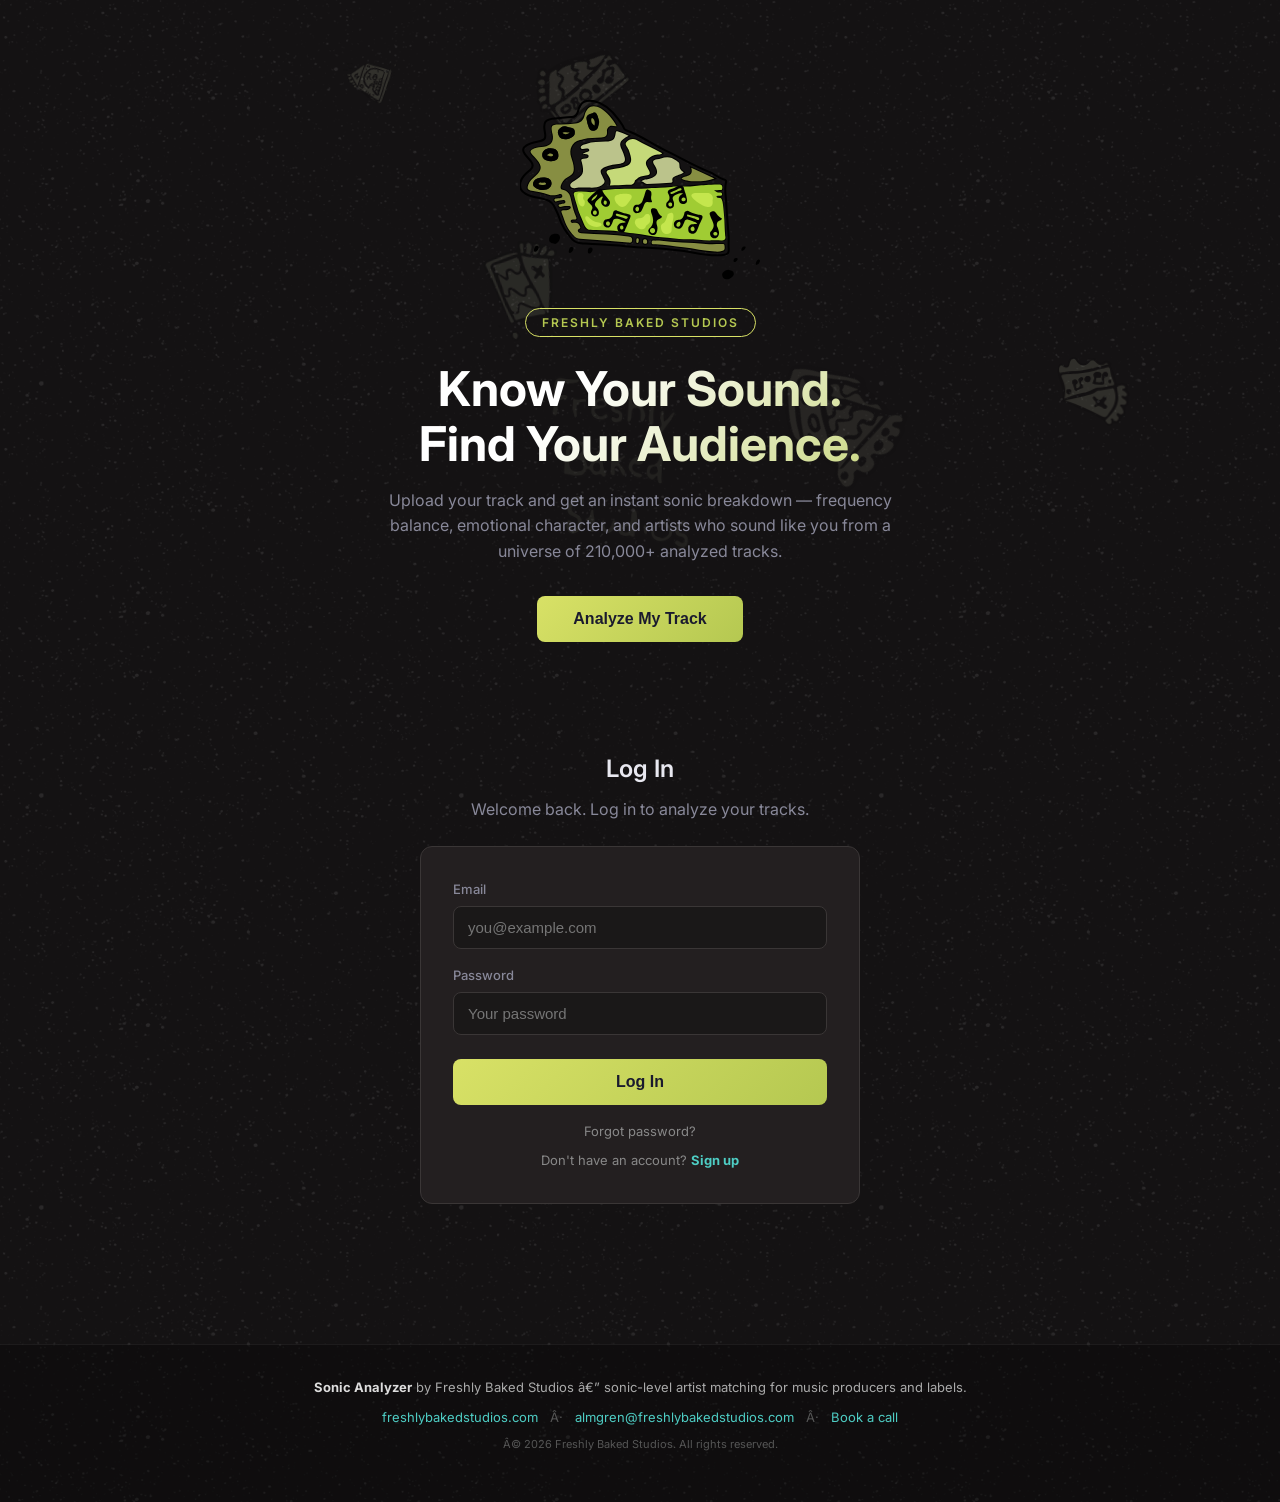
<file: backups_pre_loudness_audit_fixes_20260705/static/index.html>
<!DOCTYPE html>
<html lang="en">
<head>
  <!-- Hotjar Tracking Code for Freshly Baked Studios – Analyze -->
  <script>
    (function(h,o,t,j,a,r){
        h.hj=h.hj||function(){(h.hj.q=h.hj.q||[]).push(arguments)};
        h._hjSettings={hjid:6679201,hjsv:6};
        a=o.getElementsByTagName('head')[0];
        r=o.createElement('script');r.async=1;
        r.src=t+h._hjSettings.hjid+j+h._hjSettings.hjsv;
        a.appendChild(r);
    })(window,document,'https://static.hotjar.com/c/hotjar-','.js?sv=');
  </script>
  <!-- Google tag (gtag.js) -->
  <script async src="https://www.googletagmanager.com/gtag/js?id=G-GEEEEG3EBW"></script>
  <script>
    window.dataLayer = window.dataLayer || [];
    function gtag(){dataLayer.push(arguments);}
    gtag('js', new Date());
    gtag('config', 'G-GEEEEG3EBW');
  </script>
  <!-- Meta Pixel Code -->
  <script>
  !function(f,b,e,v,n,t,s)
  {if(f.fbq)return;n=f.fbq=function(){n.callMethod?
  n.callMethod.apply(n,arguments):n.queue.push(arguments)};
  if(!f._fbq)f._fbq=n;n.push=n;n.loaded=!0;n.version='2.0';
  n.queue=[];t=b.createElement(e);t.async=!0;
  t.src=v;s=b.getElementsByTagName(e)[0];
  s.parentNode.insertBefore(t,s)}(window, document,'script',
  'https://connect.facebook.net/en_US/fbevents.js');
  fbq('init', '926628970048416');
  fbq('track', 'PageView');
  </script>
  <noscript><img height="1" width="1" style="display:none"
  src="https://www.facebook.com/tr?id=926628970048416&ev=PageView&noscript=1"
  /></noscript>
  <!-- End Meta Pixel Code -->
  <meta charset="UTF-8">
  <meta name="viewport" content="width=device-width, initial-scale=1.0">
  <title>Sonic Analyzer | Freshly Baked Studios</title>
  <link rel="icon" type="image/png" href="/static/favicon.png">
  <link rel="apple-touch-icon" href="/static/apple-touch-icon.png">
  <link rel="stylesheet" href="/static/style.css?v=20260529-1">
  <link rel="preconnect" href="https://fonts.googleapis.com">
  <link href="https://fonts.googleapis.com/css2?family=Inter:wght@300;400;500;600;700&display=swap" rel="stylesheet">
</head>
<body>
  <div class="container">

    <!-- HERO -->
    <header class="hero" id="hero">
      <div class="hero-logo" aria-label="Freshly Baked Studios logo">
        <svg xmlns="http://www.w3.org/2000/svg" viewBox="0 0 1903.99 1417.09">
          <g id="Main_Pie" data-name="Main Pie">
            <path class="path-trace" d="M1556.53,1226.98c-92.63.48-181.77-24.77-272.67-36.37-97.77-12.48-195.82-20.7-294.09-25.24-100.69-4.64-200.79-16.57-301.32-21.66-68.13-3.47-136.06-8.32-204.07-12.88-28.86-1.95-52.6-11.81-71.07-32.42-45.85-51.18-82.53-107.71-103.5-174.36-9.96-31.66-26.24-61.52-41.36-91.35-21.7-42.79-62.35-52.46-105.4-59.28-40.48-6.39-81.44-11.89-117.88-33.94-46.07-27.88-56.91-66.46-32.45-116.17,15.5-31.45,42.88-51.75,68.01-73.36,26.67-22.94,25.84-44.21,5.8-68.84-16.24-19.97-34.42-38.51-49.16-59.52-20.28-28.86-14.71-47.73,14.5-67.15,27.88-18.52,59.55-24.01,91.4-30.52,57.76-11.81,64.13-22.23,53.25-79.68-14.1-74.31,4.56-98.17,79.54-103.38,44.52-3.09,88.9-8.25,133.45-10.84,29.71-1.71,43.36-17.69,50.18-44.78,18.61-73.97,55.17-95.68,130.55-80.82,86.98,17.14,141.91,76.61,190.62,143.67,16.28,22.39,35.47,43.52,44.05,71,2.5,8.01,8.56,12.96,16.47,15.5,104.04,33.54,191,100.65,288.48,147.28,126.06,60.31,246.03,133.02,376.29,185.08,40.15,16.05,71.88,49.4,115.72,59.36,8.94,2.02,16.07,10.89,13.07,20.59-14.69,47.35-2.73,94.92-.48,142.01,4.66,97.15,14.33,194.04,20.85,291.12,1.93,28.64-2.66,57.26-.02,86.34,3.87,42.79-3.45,50.44-45.21,57.5-17.52,2.97-35.68,2.21-53.53,3.14M1537.32,707.66c15.05,0,24.98.76,34.75-.19,12.46-1.19,30.26,8.58,31.12-17.19.81-23.96-13.43-23.46-30.02-23.82-85.31-1.85-169.72,10.03-254.51,15.78-13.91.95-20.16,3.3-14.19,20.01,8.99,25.15,15.31,51.32,21.35,77.4,4.83,20.75-4.99,36.13-24.75,41.19-20.85,5.37-34.23-7.39-40.84-26.2-9.63-27.48,7.08-43.5,31.35-57.5-7.46-1.28-10.98-3.02-13.74-2.21-21.42,6.25-45.47,10.27-60.35,26.88-13.67,15.24,4.37,33.18,5.78,50.32,1.38,16.69.1,32.68-16.05,40.53-13.19,6.42-28.64,7.51-40.1-5.54-13.48-15.33-11.17-35.75.97-45.76,25.27-20.8,16.12-41.43,6.06-62.56-9.13-19.18-3.59-28.67,15.26-35.35,14.1-4.99,30.24-6.06,45.31-20.56-195.51,20.35-388.22,12.69-582,27.81,14.67,30.21,37.49,49.32,53.51,73.43,10.82,16.26,15.07,33.11.97,49.16-11.53,13.15-26.77,16.43-42.41,7.65-19.44-10.89-28.76-27.24-24.29-50.37,1.93-10.03,14.98-15.95,10.67-30.93-22.51,16.71-45.69,31.62-55.12,55.36-7.99,20.06,18.85,30.09,25.79,47.14.83,2.04,2.59,3.78,3.23,5.85,4.73,15.28,8.87,31.02-5.25,43.52-11.48,10.15-24.79,15.71-39.84,6.66-16.64-10.01-25.29-29.02-17.5-43.02,17.04-30.64,1-48.09-18.71-64.85-18.09-15.38-14.5-27.29,1.26-40.79,14.71-12.65,28.72-26.15,43.03-39.27-49.92-.17-96.03-13.34-142.74-3.16-16.07,3.49-19.49,5.23-15.38,22.2,20.54,84.98,48.42,167.16,85.46,246.45,8.99,19.28,21.01,25.67,41.19,26.27,52.56,1.59,105.09,4.94,157.62,7.8,19.42,1.05,38.44,10.82,60.21,2.92-11.39-19.82-6.06-36.87,5.92-53.6,13.55-18.95,35.97-7.84,57.91-15.4-29.93-15.36-56.55-29.29-83.65-24.48-18.47,3.26-16.09,31.83-26.84,47.11-10.13,14.45-21.49,27.95-40.98,21.27-13.62-4.68-26.29-13.36-27.34-30.64-1.33-22.13,15.31-38.03,30.74-38.27,35.85-.57,41.1-24.56,46.85-49.09,5.49-23.37,17.11-24.15,36.65-16.62,23.87,9.22,47.76,18.97,73.71,21.99,35.06,4.11,38.98,10.27,26.2,42.41-13.74,34.56-28.62,68.65-42.83,102.55,30.36,9.77,59.81,6.28,87.93,12.22,48.11,10.15,95.96,21.7,145.26,24.44,74.85,4.16,149.33,12.65,224.28,16.66,105.97,5.7,211.65,15.59,317.96,12.48,15.4-.45,23.08-4.35,21.63-21.06-2.31-26.69-3.28-53.48-5.51-80.15-5.68-67.98-12-135.94-17.52-203.93-1.36-16.73-5.73-27.67-25.65-25.48-10.22,1.12-23.91-1.5-22.82-13.36,1.35-14.24,15.66-6.54,24.65-7.16,8.34-.59,19.23,3.59,20.61-10.17,1.59-15.95-9.91-14.43-20.09-14.19-15.93.36-30.47-2.31-44.17-22.61M766.79,202.01c-26.79-53.18-80.63-112.93-123.96-139.3-63.11-38.44-112.89-17.85-130.57,53.96-9.25,37.56-32.78,60.38-72.14,64.61-38.79,4.18-77.94,6.89-116.95,6.89-75.12.05-80.37,5.37-64.68,77.97,12.12,56.08-12.38,90.42-68.67,99.53-26.34,4.28-53.77,2.92-78.87,14.26-32.61,14.74-34.94,24.89-11.15,51.23,11.24,12.48,23.44,24.13,34.21,36.99,43.26,51.7,40.62,81.08-9.03,126.86-22.89,21.08-48.47,40.17-59.45,71.53-10.6,30.28-4.37,42.6,27.41,47.14,44.21,6.35,88.52,13.86,129.88,30.17,23.6,9.32,44.09,8.68,67.49,3.95,15.26-3.09,41.1-19.14,45.07,6.13,3.38,21.73-24.79,18.23-41.46,21.66-8.58,1.78-23.77-.43-20.54,14.36,2.83,12.96,15.05,10.08,25.17,6.66,5.3-1.78,10.74-3.3,16.24-4.25,15.95-2.73,39.74-13.41,44.57,5.82,5.63,22.37-21.96,17.83-36.04,23.39-6.44,2.54-18.64-1.76-16.92,10.22,1.62,11.43,13.12,11.98,21.7,9.37,18.66-5.66,37.65-4.54,56.57-5.37,8.13-.36,16.73,1.02,18.33,10.6,1.62,9.67-6.99,12.96-13.95,16.38-14.6,7.16-30.52,6.42-46.12,7.13-13.5.64-17.95,5.92-12.57,19.21,20.44,50.51,32.64,105.35,68.55,147.97,20.73,24.63,37.37,55.53,77.3,58.33,127.05,8.87,253.97,19.97,380.97,29.52,12.84.95,30.26,7.06,32.4-17.07,2.07-23.2-10.58-28.1-29.71-30.47-58.79-7.35-117.71-12.27-176.9-14.98-65.84-3.02-131.59-7.39-197.39-11.34-10.2-.59-20.99-2.02-25.46-12.81-4.21-10.13,1.57-17.28,10.65-21.49,9.7-4.47,8.22-10.72,5.44-19.21-7.23-22.13-20.25-32.38-44.69-29.17-10.48,1.36-28.6,5.82-29.57-11.36-.78-13.76,15.12-13.81,26.24-14,18.21-.29,24.7-6.35,15.81-24.7-16.69-34.37-24.91-71.34-33.8-108.39-10.13-42.29-11.55-91.21-71.03-103.57-24.01-4.99-17.85-30.36-9.63-48.35,13.17-28.81,37.3-47.73,64.68-61.07,24.91-12.15,32.83-30.31,32.61-56.55-.26-33.28-11.27-63.73-21.04-94.54-17.23-54.29,1.35-115.81,70.08-133.33,8.68-2.21,17.23-4.83,25.79-7.44,46.8-14.31,95.53-7.7,143.17-13.1,38.2-4.35,48.63-14.71,44.97-52.22-1.14-11.62,4.28-18.37,9.86-26.96,17.66-27.22,42.93-7.94,67.13-10.79M498.97,420.15c16.64,11.67,44.59-4.71,45.16,18.83.59,22.84-25.55,19.63-42.26,21.58-24.1,2.83-14.02,16.45-11.01,28.98,19.97,82.7,12.67,100.55-58.48,144.84-3.8,2.35-7.84,4.45-11.24,7.27-12.05,10.03-28.45,21.92-21.35,37.7,6.32,14.1,26.77,17.21,41.81,13.64,32.35-7.65,64.44-3.61,96.77-3.59,37.63.05,76.21,4.28,110.3-18.92,18.87-12.88,30.43-26.22,15.21-49.42-5.44-8.32-8.32-18.3-12.76-27.34-18.76-38.25-14.57-49.4,23.32-67.75,38.27-18.54,80.42-18.04,120.85-25.84,29.24-5.63,43.93-17.92,34.8-50.58-5.47-19.49-11.03-38.37-20.18-56.55-25.15-49.99-19.47-70.08,26.91-100.84,6.82-4.52,14.33-7.99,24.94-13.79-19.02-8.39-34.13-15.38-49.54-21.7-11.36-4.66-23.06-8.51-34.66-12.57-10.25-3.59-15.62-2.33-17.76,10.86-9.41,58.12-20.56,67.51-79.92,69.77-52.51,2.02-105.26,1.28-155.98,18.47-17.8,6.04-44.78,9.96-41.96,30.43,2.12,15.47,28.14,8.94,44.28,6.18,1.12-.19,2.19-.45,3.3-.57,8.63-.95,16.92,1.9,19.47,9.75,2.95,9.01-4.78,13.93-12.43,16.95-11.17,4.42-22.44,8.51-37.61,14.21M712.43,673.72c48.44-2.31,90.83-4.09,133.19-6.39,26.88-1.45,59.38,7.82,66.42-33.85.71-4.21,8.3-7.04,12.27-10.91,20.49-19.97,46.33-24.39,73.4-28.1,36.16-4.94,40.03-14.93,22.39-46.12-6.01-10.65-11.74-21.54-16.73-32.71-8.15-18.23-5.35-36.2,8.82-49.37,22.27-20.7,47.23-37.27,79.47-39.36,11.08-.71,23.98,2.31,35.99-9.34-68.41-39.93-139.91-68.7-206.31-107.3-24.77-14.38-57.36-4.75-76.85,17.33-17.95,20.35,7.46,37.51,14.05,55.98,1.12,3.09,3.71,5.68,4.8,8.8,31.59,89.83,32.38,118.85-71.98,141.6-26.12,5.68-52.91,8.27-79.2,13.31-23.44,4.49-33.42,15-16.81,38.65,17.54,24.96,32.45,51.44,17.09,87.79M961.17,642.36c19.44-2.9,27.95,19.66,46.19,18.66,61.4-3.38,122.85-5.99,184.25-9.87,6.96-.43,21.16,1.33,18.09-13.19-6.68-31.5,15.95-37.3,37.25-44.9,17.16-6.11,35.3-10.36,52.41-24.65-22.46-13.88-37.15-31.4-34.56-56.05,2.26-21.49-11.77-26.69-25.29-37.42-38.15-30.19-77.68-33.71-121.42-16.52-9.22,3.61-19.56,4.68-29.5,6.09-35.51,5.06-40.65,16.78-20.8,48.47,35.73,57.03,24.27,85.46-40.41,106.59-21.68,7.08-46.88,2.95-66.2,22.8M1104.84,1109.98c-14.17,0-21.01-.9-27.55.19-12.36,2.04-33.49-9.56-32.83,15.12.59,21.49,20.51,12.5,31.64,12.96,73.74,3.07,146.38,15.97,219.5,24.25,84.24,9.56,167.06,30,252.02,34.78,20.13,1.14,39.84.59,59.52-6.25,21.32-7.42,16.38-23.3,15.83-38.63-.64-17.26-13.03-14.88-24.08-14.95-41.36-.26-82.98,2.23-124.06-1.26-125.7-10.67-252.21-8.89-369.99-26.2M1282,617c34.66,29.83,182.27,30.14,260.15-.19-62.61-28.91-122.37-56.5-183.56-84.74,22.13,75.57-49.42,59.69-76.59,84.93M853.98,926.76c-1.76-1.85-3.42-5.21-5.85-5.94-26.34-7.82-52.77-15.33-79.3-22.44-1.69-.45-6.01,2.81-6.49,4.92-1.69,7.56,4.66,9.27,9.89,10.2,21.92,3.87,42.6,11.24,62.71,20.54,7.89,3.64,15.09,3.83,19.04-7.27M991.69,1098.71c-14.21-1.88-14.21,7.44-15.12,16.76-1.09,11.58.86,19.8,15.09,19.92,10.03.07,16.9-.88,17.07-14,.19-13.45-3.57-21.61-17.04-22.68M568.19,794.02c18.16-13.24,38.79-24.63,43.93-48.97-15.31,15.81-37.99,24.72-43.93,48.97M922.56,1111.86c1.16,6.16-2.95,15.76,6.56,16.4,12.72.88,12.05-10.67,12.93-19.11.81-7.65,1.52-17.97-9.32-17.8-13.86.24-7.54,13.24-10.17,20.51"/>
            <path d="M285.63,1055.29c19.97-.21,30.81,9.79,31.73,29.74.97,21.54-26.05,55.15-43.38,50.51-17-4.54-42.67-3.85-42.62-31.76.05-32.52,18.76-48.4,54.27-48.49"/>
            <path d="M1652.02,1340.61c15.55,8.89,44.28,2.71,44.21,33.56-.02,18.83-34.75,44.83-56.76,42.81-21.8-2-34.47-15.83-35.75-36.92-1.02-16.9,29.21-40.7,48.3-39.46"/>
            <path class="cls-6" d="M575.93,1183.98c-5.59,12.12-10.7,27.34-25.72,27.62-13.41.26-12.41-13.91-11.46-23.6,1.33-13.43,8.63-23.77,23.27-23.18,10.2.4,15.17,8.25,13.91,19.16"/>
            <path class="cls-6" d="M395.99,1208.96c-8.51-3.57-10.96-10.39-8.56-18.47,3.97-13.22,5.44-30,24.65-29.33,8.2.29,14.02,8.2,11.39,16.92-4.23,14.12-12.43,25.7-27.48,30.88"/>
            <path class="cls-6" d="M123.09,1199.1c-9.56-.19-14.07-5.13-12.53-12.65,3.02-14.79,4.09-32.59,23.63-35.35,10.29-1.45,16.97,7.2,14.55,17.23-3.47,14.21-11.93,25.67-25.65,30.76"/>
            <path d="M1903.99,1271.95c-4.21,14.07-10.6,26.74-26.72,30.43-5.49,1.26-8.34-3.64-7.08-8.11,3.9-13.57,5.85-29.33,21.92-34.56,8.6-2.78,10.82,4.87,11.89,12.24"/>
            <path d="M1705.64,1279.73c-9.41.02-11.96-4.02-11.48-10.41.93-12.31,6.82-21.06,19.75-21.46,6.2-.19,15.14,3.83,12.65,11.22-3.45,10.2-13.24,16.28-20.92,20.66"/>
            <path d="M1765.78,1189.86c-8.01.62-10.72-4.45-9.25-10.22,2.9-11.24,9.53-20.18,21.8-22.37,5.32-.95,13-.26,11.46,7.32-2.61,12.93-13.05,19.94-24.01,25.27"/>
            <path class="cls-5" d="M766.8,202.01c-24.2,2.85-49.47-16.4-67.15,10.79-5.56,8.58-10.98,15.33-9.84,26.96,3.66,37.51-6.77,47.87-44.97,52.22-47.64,5.4-96.37-1.21-143.17,13.1-8.56,2.61-17.11,5.23-25.79,7.44-68.72,17.52-87.31,79.04-70.08,133.33,9.77,30.81,20.78,61.26,21.04,94.56.21,26.22-7.7,44.38-32.61,56.53-27.38,13.34-51.51,32.26-64.68,61.09-8.22,17.97-14.41,43.33,9.63,48.33,59.47,12.36,60.9,61.28,71.03,103.57,8.89,37.08,17.11,74.02,33.78,108.42,8.91,18.33,2.42,24.39-15.78,24.67-11.12.19-27.03.24-26.24,14.02.97,17.16,19.09,12.69,29.57,11.34,24.44-3.21,37.44,7.04,44.69,29.17,2.78,8.49,4.25,14.74-5.44,19.23-9.08,4.18-14.86,11.34-10.65,21.46,4.47,10.79,15.26,12.22,25.46,12.81,65.77,3.95,131.55,8.32,197.39,11.34,59.19,2.71,118.12,7.63,176.9,14.98,19.14,2.38,31.78,7.27,29.71,30.47-2.14,24.13-19.56,18.04-32.4,17.07-127.03-9.56-253.92-20.63-380.97-29.52-39.93-2.8-56.57-33.71-77.3-58.33-35.92-42.62-48.14-97.46-68.55-147.97-5.37-13.26-.93-18.56,12.57-19.21,15.59-.71,31.52.02,46.12-7.13,6.96-3.42,15.57-6.7,13.95-16.38-1.62-9.58-10.2-10.96-18.33-10.6-18.92.83-37.94-.29-56.57,5.37-8.58,2.61-20.09,2.07-21.7-9.34-1.71-12,10.48-7.7,16.92-10.25,14.07-5.56,41.67-1.02,36.04-23.39-4.83-19.23-28.62-8.56-44.57-5.8-5.49.93-10.93,2.45-16.24,4.23-10.13,3.42-22.37,6.32-25.17-6.63-3.23-14.81,11.96-12.6,20.54-14.38,16.66-3.42,44.83.07,41.43-21.66-3.95-25.27-29.78-9.22-45.05-6.13-23.39,4.73-43.88,5.37-67.51-3.95-41.34-16.28-85.65-23.82-129.86-30.17-31.78-4.54-38.03-16.85-27.41-47.14,10.96-31.35,36.56-50.42,59.43-71.5,49.68-45.78,52.32-75.19,9.06-126.89-10.77-12.86-22.96-24.51-34.21-36.99-23.79-26.34-21.46-36.49,11.15-51.23,25.1-11.34,52.53-9.98,78.87-14.24,56.29-9.1,80.8-43.45,68.67-99.55-15.69-72.6-10.44-77.92,64.68-77.94,39.01-.02,78.16-2.73,116.95-6.92,39.36-4.23,62.9-27.03,72.14-64.61,17.69-71.81,67.46-92.37,130.57-53.96,43.33,26.36,97.17,86.12,123.96,139.3M180.99,707.83c8.91-.67,18.45.45,26.62-2.38,23.58-8.15,42.41-22.2,42.31-50.04-.07-27.53-20.97-39.27-42.95-43.5-22.63-4.35-47.02-2.35-69.03,5.92-18.37,6.89-33.07,19.99-34.49,41.65-1.47,22.37,16.19,29.57,32.09,38.27,14.33,7.87,29.48,10.08,45.45,10.08M363.05,305.46c16.92,1.64,36.37-6.56,54.39-18.59,15.86-10.58,18.61-25.91,16.69-44.19-1.95-18.35-12.93-24.2-28.45-27.5-13.1-2.81-26.03-6.44-38.79-10.46-25.65-8.06-42.72,4.04-57.88,22.77-13.64,16.85-8.6,33.26-.64,50.04,9.89,20.82,27.27,28.41,54.7,27.93M244.46,479.65c38.65.95,59.45-13.81,59.97-42.53.71-38.84-19.59-57.86-62.85-58.95-35.8-.88-63.44,20.06-65.01,49.3-1.71,32.33,22.63,51.06,67.89,52.18M628,168.75c-3.47-14.19-5.47-29.88-11.29-43.98-6.61-16.05-15.93-38.63-37.39-27.62-20.68,10.6-57.17,10.36-50.92,50.25,3.61,23.13,8.84,45.62,18.21,67.25,7.04,16.26,17.85,24.67,36.01,23.46,17.45-1.16,29.95-9.6,35.42-25.74,4.59-13.57,6.51-28.03,9.96-43.62"/>
            <path class="cls-4" d="M498.97,420.17c15.17-5.7,26.43-9.79,37.61-14.21,7.65-3.02,15.38-7.94,12.43-16.97-2.54-7.84-10.84-10.67-19.47-9.72-1.12.12-2.19.38-3.3.57-16.14,2.76-42.17,9.27-44.28-6.2-2.83-20.44,24.15-24.37,41.96-30.4,50.73-17.21,103.47-16.45,155.98-18.47,59.36-2.26,70.5-11.67,79.92-69.77,2.14-13.22,7.51-14.48,17.76-10.86,11.6,4.06,23.3,7.89,34.66,12.55,15.4,6.32,30.52,13.34,49.54,21.7-10.6,5.82-18.11,9.27-24.94,13.81-46.38,30.74-52.06,50.82-26.91,100.84,9.15,18.18,14.71,37.06,20.18,56.53,9.13,32.66-5.56,44.97-34.8,50.61-40.43,7.8-82.58,7.3-120.85,25.84-37.89,18.35-42.07,29.5-23.32,67.75,4.45,9.03,7.32,19.02,12.76,27.34,15.21,23.18,3.66,36.54-15.21,49.4-34.09,23.22-72.67,18.99-110.3,18.95-32.33-.02-64.42-4.06-96.77,3.59-15.05,3.57-35.49.45-41.81-13.64-7.11-15.78,9.29-27.69,21.35-37.7,3.4-2.83,7.44-4.92,11.24-7.3,71.15-44.28,78.44-62.14,58.48-144.81-3.02-12.53-13.1-26.17,11.01-28.98,16.71-1.97,42.86,1.24,42.26-21.61-.59-23.51-28.52-7.13-45.16-18.8"/>
            <path class="cls-2" d="M712.42,673.71c15.38-36.32.45-62.83-17.09-87.79-16.62-23.63-6.63-34.16,16.81-38.65,26.29-5.02,53.08-7.61,79.23-13.31,104.35-22.72,103.55-51.75,71.95-141.6-1.09-3.11-3.68-5.68-4.78-8.8-6.61-18.47-32-35.61-14.05-55.96,19.47-22.08,52.08-31.71,76.83-17.33,66.42,38.6,137.89,67.34,206.31,107.28-11.98,11.65-24.91,8.65-35.99,9.37-32.23,2.07-57.19,18.66-79.44,39.34-14.17,13.17-17,31.14-8.84,49.37,4.99,11.17,10.72,22.06,16.76,32.71,17.61,31.21,13.74,41.19-22.39,46.14-27.1,3.71-52.94,8.11-73.4,28.07-3.99,3.9-11.55,6.73-12.27,10.91-7.06,41.67-39.53,32.42-66.44,33.87-42.34,2.28-84.72,4.09-133.19,6.37"/>
            <path class="cls-4" d="M961.16,642.35c19.33-19.85,44.55-15.69,66.23-22.77,64.66-21.13,76.11-49.59,40.41-106.61-19.85-31.69-14.74-43.41,20.8-48.44,9.94-1.43,20.28-2.5,29.48-6.11,43.76-17.19,83.29-13.64,121.42,16.54,13.55,10.72,27.55,15.9,25.29,37.39-2.59,24.65,12.1,42.17,34.59,56.08-17.14,14.29-35.25,18.52-52.41,24.65-21.32,7.58-43.93,13.41-37.27,44.9,3.09,14.52-11.1,12.74-18.09,13.19-61.38,3.85-122.82,6.49-184.25,9.86-18.23,1-26.72-21.58-46.19-18.68"/>
            <path class="cls-5" d="M1104.83,1109.98c117.78,17.31,244.32,15.52,369.99,26.2,41.1,3.49,82.7,1,124.06,1.26,11.05.07,23.46-2.31,24.08,14.95.57,15.33,5.51,31.21-15.83,38.63-19.68,6.85-39.39,7.39-59.52,6.25-84.96-4.78-167.77-25.22-252.02-34.78-73.12-8.27-145.74-21.18-219.5-24.25-11.1-.45-31.04,8.53-31.64-12.96-.67-24.67,20.47-13.07,32.83-15.12,6.54-1.07,13.38-.19,27.55-.19"/>
            <path class="cls-5" d="M1282,617c27.17-25.24,98.72-9.37,76.59-84.93,61.19,28.24,120.95,55.84,183.56,84.74-77.87,30.33-225.49,30.02-260.15.19"/>
            <path class="cls-5" d="M991.7,1098.71c13.48,1.07,17.21,9.22,17.04,22.68-.17,13.12-7.04,14.07-17.09,14-14.21-.12-16.19-8.32-15.07-19.92.88-9.32.9-18.64,15.12-16.76"/>
            <path class="cls-5" d="M922.56,1111.86c2.64-7.27-3.68-20.28,10.17-20.51,10.84-.17,10.13,10.15,9.32,17.8-.88,8.44-.21,19.99-12.93,19.11-9.51-.64-5.4-10.25-6.56-16.4"/>
            <path d="M1405.18,975.52c-27.29-20.06-52.51-23.7-76.54-30.43-11.15-3.11-16.26,2.71-20.11,12.05-5.06,12.36-9.82,25.05-16.59,36.49-9.51,16.09-22.7,29.29-43.5,23.06-15.5-4.64-28.64-15.07-29.12-32.85-.55-21.13,15.95-37.01,32.19-37.51,37.53-1.16,44.74-26.62,50.94-53.22,5.28-22.65,18.71-22.37,34.85-16.16,30.17,11.62,59.97,23.39,92.68,26.81,25.01,2.61,23.11,20.66,16.19,37.49-12.24,29.86-26.15,59.02-39.13,88.59-9.1,20.7-23.89,33.33-47.09,27.95-20.06-4.66-29.38-20.21-26.84-40.39,2.95-23.15,15-39.46,40.22-41.77,7.68-.71,15.47-.12,31.85-.12M1328.68,905.07c-.97,3.54-1.95,7.08-2.92,10.63,28.36,8.41,57.03,16.05,83.44,29.17,4.54,2.26,9.06.69,10.89-4.16,2.28-5.99.71-10.32-6.49-12.24-28.36-7.58-56.62-15.57-84.91-23.39"/>
            <path d="M1547.21,1092.82c-18.18,2.07-27.98-5.3-34.44-16.33-8.08-13.81-8.2-31.26,3.02-40.7,35.87-30.21,15.43-60.73,3.97-91.68-3.49-9.39-7.75-18.49-11.77-27.69-5.94-13.69-12.93-27.41,6.44-36.75,17.9-8.63,33.09-5.56,43.26,11.72,8.96,15.21,15.86,29.19,35.94,35.73,17.35,5.63,5.56,20.59-3.85,24.39-36.75,14.81-28.14,38.84-15.69,64.61,9.22,19.06,10.77,38.2,1.62,58-6.61,14.31-18.33,18.52-28.5,18.71"/>
            <path d="M1018.31,808.58c-22.06-9.84-27.34,4.45-33.66,20.11-7.37,18.26-9.63,39.15-26.41,53.01-12.67,10.46-25.01,18.14-42.31,10.25-15.07-6.89-22.34-17.4-21.27-34.04,1.19-18.09,12.98-33.9,27.57-33.3,47.83,1.9,48.56-35.82,60.19-64.78,4.09-10.25,4.83-21.87,9.2-31.95,4.83-11.17,5.54-29.21,24.96-24.7,17.61,4.11,30.36,14.07,28.64,35.09-1.43,17.73-4.54,33.16,3.42,53.1,9.75,24.41-18.71,13.03-30.33,17.21"/>
            <path d="M1054.11,852.83c23.25-1,33.42,5.7,38.84,20.09,5.68,15.09,8.8,29.43,27.81,38.13,15.33,6.99,4.45,22.89-8.39,26.08-34.85,8.6-30.69,31.5-23.84,56.62,4.47,16.38,6.49,32.71-.59,49.11-9.22,21.44-24.65,32.78-47.35,23.53-25.1-10.25-31.95-37.89-14.93-51.49,49.7-39.74,22.13-83.08,13.5-125.98-4.14-20.56-4.06-36.44,14.95-36.08"/>
            <path d="M180.99,707.82c-15.97,0-31.12-2.21-45.47-10.08-15.88-8.7-33.54-15.9-32.07-38.27,1.4-21.66,16.12-34.75,34.47-41.65,22.04-8.27,46.42-10.27,69.05-5.92,21.99,4.23,42.88,15.97,42.95,43.5.1,27.84-18.73,41.88-42.31,50.04-8.18,2.83-17.71,1.71-26.62,2.38M146.38,659.97c7.35,2.71,12.27,5.85,17.38,6.18,14.02.93,28.64,5.7,41.72-3.23,1.35-.9,1.16-6.85-.4-8.75-11.03-13.5-24.98,1.81-37.46-3.28-6.13-2.5-13-.12-21.23,9.08"/>
            <path d="M363.03,305.46c-27.41.48-44.78-7.11-54.67-27.93-7.96-16.78-13.03-33.18.62-50.04,15.19-18.73,32.26-30.83,57.88-22.77,12.76,4.04,25.72,7.65,38.82,10.46,15.5,3.3,26.5,9.15,28.43,27.5,1.95,18.28-.83,33.61-16.66,44.19-18.02,12.03-37.49,20.25-54.41,18.59M394.34,253.14c-23.15-2.04-37.49-6.35-56.67,1.16,19.11,17.07,33.49,13.38,56.67-1.16"/>
            <path d="M244.46,479.65c-45.26-1.12-69.62-19.82-67.89-52.18,1.57-29.24,29.19-50.18,65.01-49.3,43.26,1.09,63.54,20.11,62.85,58.95-.52,28.74-21.32,43.48-59.97,42.53M214.27,432.42c17.99,4.92,31,15.28,46,3.49,4.06-3.19,2.14-9.39-1.62-11.65-14.79-8.87-28.5-7.82-44.38,8.15"/>
            <path d="M628,168.75c-3.45,15.59-5.37,30.05-9.96,43.62-5.47,16.14-17.97,24.58-35.42,25.74-18.16,1.21-28.98-7.2-36.01-23.46-9.37-21.63-14.6-44.12-18.21-67.25-6.25-39.89,30.24-39.65,50.92-50.25,21.46-11.01,30.78,11.58,37.42,27.62,5.8,14.1,7.8,29.81,11.27,43.98M591.13,196.42c3.87-23.84,2.92-42.86-14.1-57.48-1.52-1.31-10.53,2-10.91,4.06-3.73,20.87,2.35,38.27,25.01,53.41"/>
            <path class="cls-5" d="M146.38,659.97c8.22-9.2,15.09-11.58,21.23-9.08,12.48,5.09,26.43-10.22,37.46,3.28,1.57,1.9,1.76,7.84.4,8.75-13.07,8.94-27.69,4.16-41.72,3.23-5.11-.33-10.03-3.47-17.38-6.18"/>
            <path class="cls-5" d="M394.34,253.14c-23.18,14.55-37.56,18.23-56.67,1.16,19.18-7.51,33.52-3.21,56.67-1.16"/>
            <path class="cls-5" d="M214.27,432.42c15.88-15.97,29.59-17.02,44.38-8.15,3.76,2.26,5.68,8.46,1.62,11.65-15,11.79-28,1.43-46-3.49"/>
            <path class="cls-5" d="M591.13,196.42c-22.65-15.14-28.74-32.54-25.01-53.41.38-2.07,9.39-5.37,10.91-4.06,17.02,14.62,17.97,33.64,14.1,57.48"/>
          </g>
          <g id="Lime">
            <path class="lime-base cls-1" d="M693.48,708.55c-1.51.16-3.02.34-4.52.51,1.5-.18,3.01-.34,4.52-.51ZM698.28,708.02c1.29-.14,2.57-.27,3.86-.4-1.29.13-2.57.27-3.86.4ZM1233.63,683.07c.62-.02,1.25-.04,1.88-.05-.63.02-1.25.03-1.88.05ZM1584.82,667.38c-.06,0-.12-.02-.18-.03s-.1-.02-.15-.04c.05.02.1.03.15.04.06.02.12.02.18.03ZM1630.29,1084.31c.17.51.12,1.11-.4,1.41-.02.01-.05.02-.07.03-.19,1.12-.47,2.23-.56,3.33-.57,3.64-1.14,7.35-3.44,10.28-3.57,4.66-9.12,6.72-14.72,7.7-4.82,1.06-9.73,1.72-14.68,1.55-14.58-.78-29.21-.64-43.8-.67-11.94,0-23.92-.71-35.84.15-3.45.3-6.9.29-10.36.24-.2.22-.46.39-.77.45-1.52.33-3.09.18-4.64.19-27.34-.51-54.58-3.41-81.81-5.65-15.55-1.46-31.1-3.2-46.72-3.71-24.23-1.09-48.48-.9-72.72-.69-24.91-1.22-49.88-3.77-74.65-6.48-34.74-4.34-69.63-7.15-104.57-9.17-15.99-.64-31.97-1.71-47.88-3.42-15.26-2.13-30.44-4.8-45.6-7.55-23.21-3.8-46.26-8.43-69.45-12.37-20.28-2.73-40.4-4.52-60.59-7.65-17.22-2.24-34.47-4.22-51.59-7.14-44.77-8.42-89.38-11.79-134.74-14.95-36.37-2.63-72.83-2.66-109.23-4.61-14.58-.7-29.17-1.27-43.74-2.09-5.81-.39-11.64-.59-17.32-1.88-1.07-.34-2.38-.38-3.06-1.34-.12-.25-.14-.51-.07-.75-5.34-2.23-9.34-7.05-13.23-11.22-7.93-8.66-12.16-19.73-16.92-30.28-7.44-16.64-14.32-33.52-21.4-50.32-3.75-8.91-7.34-17.88-10.83-26.89-3.41-8.73-7.33-17.32-10.46-26.09-6.4-17.43-10.28-35.65-16-53.3-7.05-22.77-15.14-45.34-19.83-68.74-1.85-9.52-5.59-21.37,5.52-26.62,1.26-.6,2.61-.95,3.98-1.25.13-.13.29-.24.46-.3,16.44-3.43,33.38-3.55,50.11-4.02,28.65.16,57.05,6.64,85.75,4.59,18.05-1.35,35.41-6.91,53.2-9.98,28.41-5.56,57.27-8.3,86.04-11.26,13.98-1.21,28-2.49,42.03-2.97.13-.09.27-.16.43-.21,1.23-.2,2.48-.17,3.75-.14.88.02,1.77.04,2.64-.01,10.05-.53,20.14-.17,30.19-.75,25.16-1.42,50.38-.96,75.57-1.14,16.1.02,32.22.5,48.31-.31,29.59-1.45,59.22-1.57,88.83-2.44,13.11-.44,26.16-1.82,39.26-2.5,20.88-1.12,41.79-1.71,62.66-3.18,31.01-2.21,61.98-4.7,93-6.42,6.81-.52,13.71-.74,20.42-2.05,0,0,0-.02,0-.03.17-.04.33-.08.49-.12.25-.07.5-.15.75-.23.25-.02.5-.03.75-.04h0c.12,0,.24,0,.37-.02.12,0,.23-.02.35-.04s.24-.04.35-.07c.05-.01.1-.03.14-.05.07-.02.13-.05.19-.09,0,0,.01,0,.02-.01.03,0,.06-.02.09-.03.02,0,.03,0,.04-.02.01,0,.03-.02.04-.02.07-.03.13-.07.2-.11t0,0h.02c.07-.04.14-.07.21-.1.02,0,.04-.01.06-.02.03,0,.06-.02.1-.03.05-.01.09-.02.14-.04.04,0,.08,0,.12,0h0c.1,0,.2-.01.29-.02,0,0,.02,0,.03,0,.04,0,.09,0,.14-.02.09,0,.18-.02.27-.04.01,0,.03,0,.04,0,.31-.05.63-.09.94-.14.04,0,.08-.01.12-.02.09-.02.17-.03.25-.04h.01s.07-.01.1-.02c.01,0,.03,0,.04,0h0s.01,0,.02,0c.09-.02.19-.02.28-.03.18-.02.38-.02.56-.04.06,0,.12,0,.19,0h0s.03,0,.05,0h.02s0,0,.02,0c.01,0,.03,0,.04,0,.06,0,.12,0,.17,0,.03,0,.06,0,.09,0,.02,0,.04,0,.05,0,.23-.04.47-.1.68-.21.05-.02.09-.04.13-.07,13.05-.5,26.2.63,39.2,1.2,20.71.9,41.47-.15,62.17-1.23,12.93-.43,26-.46,38.86-1.67,22.96-2.66,45.83-6.03,68.93-7.3,12.55-.9,24.77-2.28,37.25-3.07,13.46-.63,26.93-1.04,40.41-1.22,18.81-.53,37.63-1.05,56.45-1.41,3.57-.1,7.14-.36,10.7-.62.31-.43.83-.72,1.54-.64,13.37,1.18,19.62,9.34,20.2,22.34.2,5.99-.79,12.12-3.23,17.61-1.8,4.41-4.46,5.07-8.85,5.17-10.42.21-20.72,1.09-31.1,1.18-4.15.01-8.2-.34-12.3-.75-3.3-.35-6.23-1.16-9.41-.85,5.98,7.48,13.54,14.45,22.75,17.45,7.05,2.31,14.5,2.27,21.84,2.24,12.67-.8,17.68,1.98,18.28,15.4.19,9.81-11.31,9.98-18.52,10.57-6.73.36-13.75-1.36-20.23.94-2.75,1.02-5.7,2.98-6.79,5.8-.21,1.47,1.31,2.84,2.07,3.85,13.79,16.49,31.62-4.67,40.89,18.17,5.52,11.69,6.75,24.72,8.69,37.34,3.44,22.8,5.53,45.75,7.32,68.72,1.56,19.96,3.48,40.14,4.71,60.08,1.43,23.64,1.27,47.35,2.71,70.98.67,11.91,1.75,23.79,2.57,35.68.64,8.63.93,17.45,2.89,25.88.18.83.41,1.66.54,2.45Z"/>
          </g>
          <g id="Lime_Splooge" data-name="Lime Splooge">
            <g>
              <path id="splooge1" class="splooge cls-3" d="M1386.59,732.86h107.9s48.73,10.44,33.07,59.17c0,0,17.02,76.57-68.94,43.5,0,0-160.79-85.27-72.03-102.67"/>
              <path id="splooge2" class="splooge cls-3" d="M770.55,818.13s-53.94-64.39,15.66-74.83c0,0,160.1-27.84,76.57,60.9,0,0-43.5,78.32-92.23,13.93"/>
              <path id="splooge3" class="splooge cls-3" d="M504.3,755.48c-.78,9.08-11.31,16.52,6.54,35.87,9.06,9.82.43,82.46-43.07,28.52,0,0-30.02-78.32,0-87.02,0,0,39.15-7.39,36.54,22.63"/>
              <path id="splooge4" class="splooge cls-3" d="M634.82,967.78s-56.55-2.19-90.5-45.24c-8.6-10.93-55.69-10.46,0,55.67,0,0,46.99,36.56,90.5,17.4,0,0,28.72-12.6,0-27.84"/>
              <path id="splooge5" class="splooge cls-3" d="M914.01,977.41c-9.34-21.94,7.44-46.92,31.26-45.59,16.76.95,30.64-.57,48.04-26.67,0,0,51.53-30.33,38.6,51.94-1.71,10.86-9.03,20.04-18.97,24.79-8.44,4.02-12.38,8.77-16.16,19.3,0,0-19.14,43.83-67.87,0,0,0-9.2-10.36-14.9-23.77"/>
              <path id="splooge6" class="splooge cls-3" d="M1117.73,996.06c-.07-10.89,12.17-20.44,21.99-25.15,11.81-5.63,21.08-30.55,32.83-71.24,0,0,71.36-52.6,34.8,73.88,0,0-4.28,33.71-4.78,56.88-.36,16.4-19.71,28.07-36.13,27.91-20.94-.21-48.35-11.84-48.71-62.28"/>
            </g>
          </g>
          <g id="Notes">
            <path id="Note_7" class="note" data-name="Note 7" d="M1550.29,1069.43c17.17.44,21.26-15.8,8.18-25.64-3.59-2.58-8.31-2.24-12.51-1.87-6.52.39-11.74,5.42-12.18,11.97-.69,5.02,2.19,9.91,6.37,12.67,3.09,1.71,6.62,2.68,10.14,2.87ZM1598.72,930.89c1.94,1.58,1.72,4.52,1.77,6.82-.69,5.93-7.18,8.59-11.77,11.32-16.46,8.41-26.61,14.36-27.27,34.66-.45,10.65,6.19,19.65,9.55,29.36,3.2,8.86,5.36,18.14,7.27,27.35,1.19,6.34.91,12.59-.09,19.03-.73,4.85-3.19,9.12-5.66,13.29-3.02,6.06-6.64,10.59-12.73,13.93-4.82,3.41-10.58,4.93-16.43,5.42h-.02c-5.3.04-11.09-.33-15.71-3.18-.73-.48-1.49-1.16-2.31-1.82-.63-.63-1.5-1.25-2.43-.94-10.11-6.82-17.9-26.87-14.76-38.79,1.09-3.43,3.04-6.27,5.49-8.92,2.88-3.46,5.77-6.9,8.46-10.51,11.59-14.09,17.69-31.34,12.83-49.44-1.49-5.37-3.68-10.53-5.32-15.86-1.1-3.5-2.3-6.97-3.88-10.3-7.28-16.51-15.7-32.67-20.41-50.16-3.39-12.87,5.46-18.77,16.22-22.96,15.62-4.93,24.05-2.29,33.31,11.19,8.66,11.81,17.68,23.53,28.63,33.34,2.15,1.85,4.63,3.4,7.32,4.36,2.61,1.05,5.49,1.42,7.95,2.82Z"/>
            <path id="Note_6" class="note" data-name="Note 6" d="M1273.47,973.68c.06-4.39-1.67-8.99-4.96-11.98-4.28-2.37-11.39.37-15.39,2.66-12.09,6.97-19.63,33.55-.14,35.39,6.13.96,11.46-3.1,14.86-7.84,3.8-5.26,5.21-11.84,5.63-18.22ZM1384.86,1024.21c1.29-5.52.12-11.2-2.01-16.4-2.18-4.02-5.12-8.74-10-9.52-2.12-.4-4.4.08-6.28,1.12-5.3,1.17-9.79,5.33-11.83,10.33-3.02,7.68-1.21,17.66,5.52,22.96,2.93,2.06,6.49,2.82,10.01,3.27,7,.28,12.72-5.28,14.59-11.76ZM1421.13,940.46c2.38-5.2-.71-11.27-5.8-13.38-5.58-2.64-11.8-3.59-17.66-5.49-12.27-3.62-24.66-6.79-37.1-9.79-10.41-2.33-20.38-6.57-30.95-8.07-.05,0-.1.02-.15.03-.44-.41-1.14-.55-1.65-.07-1.04,1.2-1.06,2.93-1.63,4.38-.38,1.19-.79,2.49-1.2,3.79-.16.51-.42.91-.52,1.48-.02.26.03.51.13.73-.27.76.05,1.71,1.25,1.96,12.71,3.27,25.27,7.17,37.36,12.3,6.81,2.6,14.1,4.29,20.89,7.03,8.05,2.9,15.6,6.96,23.27,10.73,5.87,2.66,11.66.64,13.77-5.63ZM1440.78,908.58c4.98,3.56,8.81,9.52,7.38,15.86-.52,7.89-4.5,14.5-8.16,21.37-3.1,5.89-5.43,12.46-7.98,18.64-6.19,10.58-11.07,21.84-15.02,33.44-5,11.84-8.84,24.31-14.89,35.72-4.84,9.07-10.59,15.09-20.14,19.24-8.06,3.96-17.42,2.51-25.94.93-1.62-.38-3.2-.88-4.75-1.47-5.35-1.74-9.46-5.8-12.2-10.61.02.02.03.04.04.06-5.35-8.92-4.11-23-3.7-33.19.14-1.49.39-3.2,1-4.81,1.21-2.76,3.16-4.82,4.95-7.36,1.89-2.69,3.75-5.72,6.51-7.85,4.8-3.81,10.5-6.3,16.53-7.46,6.35-1.87,12.96-2.73,19.6-3.12,6.58-.13,13.23.71,19.69-1.16.9-.18,1.45-1.18,1.24-2.04-.25-.72-.68-1.07-1.21-1.2v-.02c-.02-.94-.87-1.48-1.49-2.05-4.09-3.88-9.19-6.57-14.3-8.95-5.36-2.8-10.87-4.82-16.59-6.93-7.05-2.54-14.2-5.28-21.44-7.4-5-1.38-10.02-2.71-15.1-3.81-7.54-1.98-17.04-2.92-22.8,3.22-.85-.06-1.58.61-2.07,1.24-.94,1.25-1.62,2.64-2.19,4.09-3.72,10.26-8.42,20.17-12.57,30.27-2.14,5.21-4.5,10.35-7.82,14.93-5.57,7.8-13.5,15.56-23.25,17.42-13.6,2.32-26.97-4.79-37-13.44-.01-.01-.02-.02-.02-.04.04.02.08.04.13.07-.05-.05-.11-.09-.17-.13-.17-.27-.34-.54-.52-.88-2.3-4.09-4.02-8.45-5.19-13.02-3.91-14.29,3.48-29.26,15.05-37.77,3.88-2.71,8.68-3.3,13.21-4.41,5.24-1.32,10.85-.95,16.24-1.8,10.82-1.66,19.93-8.91,25.96-17.8,2.97-3.95,4.95-8.51,6.39-13.22,2.69-7.1,4.88-14.36,6-21.88.28-1.63.46-3.27.96-4.86.09-.31.23-.65.36-1.01.14-.09.27-.21.38-.38.84-1.81,2.31-3.27,3.83-4.55,4.01-3.26,8.7-6,13.98-6.27,8.2-.57,15.61,3.7,22.94,6.78,11.14,5.33,22.93,8.92,34.54,13.02,9.09,3.21,18.18,6.29,27.7,8.01,10.59,2.22,22.32.9,31.92,6.55Z"/>
            <path id="Note_5" class="note" data-name="Note 5" d="M1206.01,831.35c2.14-5.36,1.21-11.81-1.42-16.86.01.02.02.04.03.05-.04-.07-.06-.12-.09-.18.02.04.04.08.06.12-.88-1.54-2.09-2.86-3.52-3.93.02.02.04.03.05.05-2.98-2.23-7-3.41-10.76-2.93-4.34.7-9.12,2.91-11.56,6.78l.04-.07c-3.37,5.35-2.91,11.13.31,16.43,2.7,5.16,8.67,8.07,14.44,7.91,5.05.19,10.13-2.92,12.41-7.39ZM1280.11,707.61c3.52-3.07-.09-9.9-3.29-11.98-4.21-2.42-8.77.39-12.85,1.75-5.64,1.95-11.07,3.81-16.52,6.4-10.98,5.23-22.44,9.36-33.39,14.66-4.42,1.95-8.77,4.04-13.2,5.95-1.55.76-3.26,1.39-4.58,2.53-6.38,1.23-1.8,13.34,2.88,14.23.66.14,1.35.11,2.02.02-.01,0-.03,0-.04,0,.02,0,.04,0,.06,0h-.02c7.12-1.25,13.7-4.7,20.21-7.73,6.62-3.37,13.47-6.27,20.34-9.11,7.48-3.05,14.75-6.55,22.37-9.25,5.38-2.31,11.41-3.72,16.01-7.46ZM1312.29,790.32c2.25-4.06,3.1-9.5.64-13.67-3.06-5.45-10.46-8.39-16.45-8.9-4.39.01-8.62,2.59-11.52,5.8-8.46,8.74-2.23,23.97,9.95,24.18,6.46.34,14.04-1.3,17.39-7.41ZM1324.61,782.4c.4,4.68.73,9.47.33,14.15-.7,3.65-1.6,7.49-3.9,10.52-3.55,4.41-8.41,7.74-13.56,10.02-3.06,1.16-6.34,1.49-9.58,1.82-4.24.64-8.77.64-12.86-.93-2.71-.93-5.61-1.46-8.14-3.05-6.51-2.69-11.02-8.76-13.2-15.38-1.37-3.29-2.73-6.69-3.29-10.32-.93-5.47-1.94-11.28-.32-16.76,2.72-9.21,8.07-18.24,16.21-23.7,4.71-4.3,10.75-7.08,15.23-11.57.02-.07.03-.14.04-.2.65-.67.06-2-1.27-1.99-6.38-1.12-13.07-1.23-19.54-.43-6.52.82-13.18,2.61-19.33,5.03-6.8,1.98-13.21,4.77-19.17,8.65-6.25,3.94-13.09,7.5-17.44,13.68-4.65,6.54-3.88,14.99-1.79,22.36.99,2.86,1.42,5.91,3,8.55.09.21.21.44.36.64.19.85.66,1.73.89,2.46,1.09,2.68,2.31,5.41,2.99,8.31,2.09,7.98,2.55,16.26,1.2,24.45-.52,4.17-1.21,8.4-3.56,12-.81,1.38-1.69,2.47-2.8,3.72-.71.51-1.51,1.35-1.64,2.16-.03.01-.05.03-.08.05-1.64,1.26-3.38,2.47-5.2,3.5,0,0-.02.01-.03.02,0,0,0,0-.02,0-.02.01-.04.02-.05.03-3.03,1.64-5.93,3.21-9.27,4.24-6.65,1.15-13.75,1.22-20.05-1.54-.02,0-.04-.02-.05-.02-10.02-4.62-15.56-9.06-18.84-19.99-.73-3.07-.35-6.05-.1-9.24.18-4.62,1.19-9.13,3.07-13.4,3.64-7.55,10.87-12.45,15.93-18.98,2.41-2.98,4.58-6.22,5.6-9.96.29-.78,1.27-5.07,1.2-7.74h0c.29-2.04.24-4.08.11-6.16-.16-4.18-.55-8.22-1.86-12.24-2.03-7.2-6.21-13.6-9.32-20.36-1.46-3.48-2.71-7.25-2.32-11.12.8-6.12,3.98-12.46,9.54-15.66.64-.47,1.56-.7,2.24-1.17.28-.03.54-.18.67-.43,9.21-3.69,19.07-5.8,28.25-9.68,9.86-3.89,18.14-10.9,28.12-14.6,5.67-2.11,11.39-4.72,17.27-6.34,6.97-1.41,14.09-2.37,21.25-1.68,8.44,1.03,18.58,5.38,19.47,14.97.58,2.48,1.51,4.95,1.76,7.51.09.55.04,1.32.13,2.02-.05.16-.07.33-.05.52.71,3.78,2.46,7.3,4.02,10.79,1.29,3.89,1.5,8.07,3.24,11.84,3.28,8.38,5.85,17.04,8.75,25.56,1.69,5.31,2.72,10.8,3.7,16.32,1.55,6.2,3.55,12.36,4.07,18.81,0-.02,0-.03,0-.05Z"/>
            <path id="Note_4" class="note" data-name="Note 4" d="M1053.02,1051.91c11.86.05,21.53-13.3,18.39-24.62-1.54-5.64-4.72-10.89-9.49-14.4-1-.64-2.04-1.7-3.31-1.46-7.39-2.23-16.66-1.3-21.88,4.91-2.23,2.75-4.2,5.82-5.12,9.27-.98,4.69-.57,9.87,1.21,14.33,3.66,7.43,12.17,11.55,20.2,11.97ZM1124.28,916.61c1.66,1.96,1.61,4.58,1.15,7.01-1.43,6.03-7.7,8.64-12.91,10.87-5.44,2.27-11.27,3.86-16.12,7.32-8.1,5.66-14.54,14.95-13.84,25.17.32,7.45,1.63,14.86,3.96,21.95,2.02,6.8,3.51,13.77,4.23,20.83.75,13.11-2.64,26.06-7.46,38.18-2.56,7.16-6.79,12.37-13.97,15.27-3.85,2.06-8.21,3.15-12.63,2.54-10.24.5-20.26-3.48-27.97-10.17-6.14-6.09-10.6-15.09-11.56-23.74.75-.19.84-1.05.81-1.68,1.02-5.84,4.12-11.11,8.08-15.47,2.79-3.01,6.15-5.52,8.97-8.52,6.66-6.54,11.9-14.5,14.88-23.37,4.21-10.99,6.67-22.83,6.17-34.65-.42-13.34-3.32-26.49-7.6-39.1-4.08-14.25-12.79-28.42-9.54-43.75.66-3.52,2.5-6.97,5.73-8.91,2.71-1.75,5.97-2.1,9.11-2.56,3.77-.46,7.59-.59,11.31.25,5.58,1.07,11.32,2.22,16.13,5.54,2.94,2.03,5.28,4.86,6.75,8.11,1.36,3.52,2.97,7.17,5.01,10.39,6.04,9.59,9.97,20.56,17.63,29.05,2.36,2.46,5.25,4.34,8.28,5.86,1.82.82,4.09,1.88,5.41,3.58Z"/>
            <path id="Note_3" class="note" data-name="Note 3" d="M941.43,870.9c2.94-4.95,3.91-10.98,2.73-16.61-2.76-14.95-16.92-17.35-25.61-5.45-7.81,10.22-1.32,27.94,11.61,29.89,5.14.72,9.01-3.74,11.28-7.83ZM1045.27,794.02c.95,2.25,2.23,4.52,2.03,7.04-.55,5.76-8.08,4.25-12.18,4.55-4.73-.11-9.46-.2-14.19-.46-4.02-.23-7.98-1.21-12.03-.97-6.15.16-11.89,3.34-16.16,7.64-3.66,4.29-6.3,9.59-8.61,14.77-3.98,10.24-7.39,20.7-11.96,30.71-2.58,5.89-5.21,11.75-9.05,17-7.75,11.79-22.11,16.55-35.68,17.65-9.55.79-19.18-4.33-24.99-11.79.18-.52-.08-1.04-.48-1.36-8.65-10.92-4.2-32.61,2.8-43.66,3.45-4.85,9.18-7.53,14.87-8.78,8.33-1.33,17.32.33,25.27-3.09,6.34-3.05,12.1-7.46,17.07-12.42,8.32-8.87,12.31-20.71,15.62-32.18,1.92-6.32,4.6-12.38,6.65-18.64,2.02-5.93,3.52-12.02,5.12-18.07,1.93-6.84,3.88-13.68,6.17-20.41,2.18-6.21,4.75-13.71,11.79-15.79,0,0,0,0-.01,0,.01,0,.03,0,.04-.02-.01,0-.02,0-.03,0,3.56-1.46,7.25-.3,10.74.8,3.17.95,6.26,1.88,9.08,3.87,3.49,2.69,7.38,5.33,10.36,8.65,5.48,7.52,5.38,17.6,5.2,26.55-.39,5.35-1.94,11.01-2.55,16.42-.75,7.81-.47,15.96,1.8,23.55,1,2.84,2.18,5.62,3.32,8.41Z"/>
            <path id="Note_2" class="note" data-name="Note 2" d="M712.73,980.16c1.16-3.76,1.23-7.62,0-11.42-.57-1.68-1.14-3.96-2.92-4.73-1.6-2.65-4.33-4.3-7.07-5.61-3.23-1.48-6.64-.58-9.91.48-16.18,5.36-12.45,32.41,4.29,33.97,8.14,1.15,13.86-5.3,15.61-12.68ZM806.16,1021.26c11.47,1.04,16.76-8.46,13.73-18.79-.68-2.02-1.77-8.38-4.09-8.71-2.42-2.89-6.57-3.48-10.15-3.53-4.4.05-8.08,3.3-10.29,6.88-2.41,4.81-2.17,10.88-.41,15.88,1.88,4.63,6.44,7.4,11.21,8.27ZM836.65,936.72c10.58,4.7,26.62-9.18,13.71-17.37-10-5.26-21.39-7.06-32.07-10.52-15.43-5.1-31.17-9.27-47.18-12.15-.02-.03-.04-.06-.06-.09-.04-.28-.21-.54-.54-.71-.28-.12-.54-.15-.77-.11-.98-.16-2.16.26-3.05.58-6.06,2.09-9.02,10.12-3.8,14.65,4.06,2.82,9.14,3.77,13.88,4.95,13.79,2.96,27.47,6.64,40.61,11.86,6.6,2.33,12.64,6.61,19.27,8.9ZM876.12,909.37c1.08,2.03,1.01,4.49.87,6.77-.15,3.21-.52,6.45-1.54,9.52-.7,2.04-1.59,4.01-2.43,5.99-.32.65-.72,1.53-.51,2.21-1.82,2.88-3.2,5.89-4.44,9.22-4.42,12.74-9.81,25.18-15.06,37.6-4.28,11.41-9.51,22.66-14.7,33.71-1.89,4.14-3.66,8.38-5.2,12.66-1.79,4.29-3.16,9.12-6.95,12.12-9.78,8.2-23.87,7.34-35.19,3-6.11-2.39-11.76-6.68-14.76-12.65-4.01-8.68-6.12-18.21-4.35-27.8.38-3.38,1.51-6.43,3.31-9.39,3.53-6.29,7.97-12.14,13.36-16.96,4.63-3.83,10.55-4.96,16.51-5.56,5.09-.75,10.2-1.07,15.32-1.46,2.38-.33,22.48-1.11,18.52-5.63-.14-.12-.31-.21-.48-.26-.18-.19-.39-.36-.61-.48-2.69-1.98-5.35-3.54-8.41-5.01-4.47-1.94-9.04-3.66-13.31-6.01-6.55-3.56-13.58-5.95-20.68-8.15-7.19-2.76-14.82-3.86-22.35-5.28-17.82-4.05-31.51-.74-36.28,18.73-3.23,12.47-8.07,24.96-16.12,35.16-4.22,5.65-8.9,11.05-15.51,14.09-.43.14-.91.4-1.32.73-1.32.29-2.54.79-3.99.69-3.73-.36-7.6-.53-11.24-1.52-9.01-2.51-18.17-7.51-23.12-15.77-4.98-10.24-5.5-23.03-.45-33.37,2.78-5.55,7.69-9.97,12.84-13.39,3.39-1.41,7.28-2.63,10.99-3.17,6.4-.71,13.17.68,19.09-2.56,9.28-5.28,18-12.48,23.16-21.99,2.68-5.62,3.91-11.47,5.65-17.54.69-2.57,1.39-5.02,2.02-7.64.22-1.12.87-2.61.35-3.7.27-.82.8-1.57,1.18-2.35,0,.01-.02.03-.02.04,3.59-7.91,9.51-13.83,18.68-13.84,3.96-.07,8,1.5,11.82,2.57,11.47,3.7,22.84,7.89,33.66,13.21,6.68,3.47,13.77,6.11,21.14,7.62,9.5,1.68,19.09,2.86,28.57,4.6,8.29,1.69,17.34,3.21,21.99,11.23Z"/>
            <path id="Note_1" class="note" data-name="Note 1" d="M607.87,896.86c1.69-4.09,1.33-8.63,1.39-12.98-.09-4.77-3.79-8.66-7.65-11.04-.92-.71-2.08-.56-3.13-.75-6.59-1.84-14.37.41-17.66,6.73-2.83,4.55-2.85,10.18-1.49,15.21,1.59,6.77,8.03,11.38,14.95,11.33,5.78.65,11.11-3.52,13.6-8.5ZM612.7,747.73c.18-.8.59-1.73.46-2.59-.19-1.28-1.56-1.82-2.68-1.27-.83.5-1.49,1.3-2.27,1.93-3.28,2.91-6.66,5.72-10.07,8.48-10.39,8.21-21.81,16.17-27.66,28.49-1.27,3.03-4.04,8.07-2.63,11.23.95,1.08,2.18.12,3-.59,1.05-.8,2.15-1.56,3.25-2.3,3.58-2.39,7.45-4.36,10.98-6.83,5.57-4.31,11.07-8.84,15.71-14.16,4.07-4.8,7.8-10.11,10.09-16.02.66-2.11,1.21-4.23,1.8-6.37ZM676.2,824.85c13.21,2.14,15.54-20.71,8.98-28.27-2.95-3.1-9.67-5.57-13.79-3.76-1.19.48-2.28,1.18-3.2,2.09-.68.73-1.79,1.73-1.82,2.93-3,4.65-3.54,10.31-2.5,15.66.95,6.36,5.75,11.22,12.32,11.35ZM713.5,802.14c2.25,9.96-1.05,20.93-7.38,28.9-6.88,9.79-20.53,12.87-31.79,10.15-8.1-2.1-15.36-7.06-21.28-12.91-3.27-3.54-5.29-7.81-7.25-12.26-3.11-7.02-3.36-15.38-1.23-22.85,2.45-8.88,7.46-16.83,10.84-25.38,2.42-4.8-1.23-9.79-6.46-7.43-7.5,4.06-14.14,10.07-20.71,15.55-9.01,7.29-17.8,14.87-24.55,24.42-5.22,6.77-9.05,14.65-9.73,23.27-.49,9,8.93,17.68,14.27,24.24,4.23,5.01,8.29,9.91,11.53,15.71,6.27,10.88,8.77,26.82,3.82,38.64-4.16,9.92-15.27,15.73-25.73,15.99h-.03c-7.37-.05-15.27-1.02-21.24-5.72-7.49-6.01-13.25-15.27-13.79-25.05-.55-11.55,7.3-20.91,10.61-31.54,3-8.46-.73-16.39-5.17-23.51-2.18-3.21-5.13-5.78-7.69-8.67-2.55-2.62-4.65-5.64-7.29-8.15-2.95-2.58-6.07-4.96-8.88-7.73-3.99-4.41-7.42-9.56-9.09-15.34-3.21-9.33,13.15-22.47,19.12-28.94,9.9-9.84,20.21-19.27,30.72-28.46,9.99-8.78,19.85-17.77,30.45-25.82,5.24-3.58,10.01-8.1,16.18-10.12,6.66-1.79,14.76-.52,19.25,5.12,2.07,2.77,2.31,6.3,3.24,9.56.89,3.25,2.08,6.42,3.37,9.53,4.66,11.59,12.32,22.05,21.23,30.8,7.32,8.07,13.57,17.07,21.14,24.93,5.55,6.95,10.94,14.4,13.52,23.05Z"/>
          </g>
        </svg>
      </div>
      <div class="hero-badge">Freshly Baked Studios</div>
      <h1>Know Your Sound.<br>Find Your Audience.</h1>
      <p class="hero-sub">
        Upload your track and get an instant sonic breakdown &mdash; frequency balance,
        emotional character, and artists who sound like you from a universe of 210,000+ analyzed tracks.
      </p>
      <button class="btn-primary" onclick="scrollToRegister()">Analyze My Track</button>
    </header>

    <!-- AUTH -->
    <section class="section section-centered" id="auth-section">
      <!-- LOGIN FORM -->
      <div id="login-view">
        <h2>Log In</h2>
        <p class="section-sub">Welcome back. Log in to analyze your tracks.</p>
        <form id="login-form" class="form-card">
          <div class="form-group">
            <label for="login-email">Email</label>
            <input type="email" id="login-email" placeholder="you@example.com" required>
          </div>
          <div class="form-group">
            <label for="login-password">Password</label>
            <input type="password" id="login-password" placeholder="Your password" required>
          </div>
          <button type="submit" class="btn-primary" id="login-btn">Log In</button>
          <div class="auth-links">
            <a href="#" id="show-forgot">Forgot password?</a>
            <a href="#" id="show-signup">Don't have an account? <strong>Sign up</strong></a>
          </div>
        </form>
      </div>

      <!-- SIGNUP FORM -->
      <div id="signup-view" class="hidden">
        <h2>Create Account</h2>
        <p class="section-sub">Sign up to unlock the Sonic Analyzer.</p>
        <form id="signup-form" class="form-card">
          <div class="form-group">
            <label for="signup-name">Name</label>
            <input type="text" id="signup-name" placeholder="Your name" required>
          </div>
          <div class="form-group">
            <label for="signup-email">Email</label>
            <input type="email" id="signup-email" placeholder="you@example.com" required>
          </div>
          <div class="form-group">
            <label for="signup-password">Password</label>
            <input type="password" id="signup-password" placeholder="At least 8 characters" minlength="8" required>
          </div>
          <div class="form-group">
            <label for="signup-spotify-url">Spotify Artist URL <span class="optional-label">(optional)</span></label>
            <input type="url" id="signup-spotify-url" placeholder="https://open.spotify.com/artist/...">
          </div>
          <div class="form-group">
            <label for="signup-listeners">Monthly Listeners <span class="optional-label">(optional)</span></label>
            <input type="number" id="signup-listeners" placeholder="e.g. 50000" min="0">
          </div>

          <!-- NDA Clickwrap -->
          <div class="nda-container">
            <span class="nda-label">Terms of Use & Non-Disclosure Agreement</span>
            <div class="nda-scroll-box" id="nda-text">
              <div class="nda-summary">
                <strong>In plain English:</strong>
                <ul>
                  <li>Use the tool for your own music — share your results with collaborators, managers, or labels.</li>
                  <li>Don't reverse-engineer it, copy how it works, or use it to help build a competing product.</li>
                  <li>Your audio isn't stored after analysis. Your name and email are kept securely so we can deliver results.</li>
                </ul>
                <span class="nda-summary-note">Full legal terms below.</span>
              </div>
              <h2>Sonic Analyzer — Terms of Use & Non-Disclosure Agreement</h2>
              <p><strong>Last updated: March 2026</strong></p>
              <p>By registering for and using Sonic Analyzer ("the Service"), you agree to the following terms. If you do not agree, do not register or use the Service.</p>
              <h2>1. Confidential Information</h2>
              <p>The Service, including its audio analysis algorithms, sonic profiling methods, matching technology, database structures, artist intelligence features, and all underlying source code, is the confidential and proprietary property of Alexander Almgren, d/b/a Freshly Baked Studios ("Producer"). This includes but is not limited to:</p>
              <ul>
                <li>Audio analysis algorithms and feature extraction methods</li>
                <li>Track matching and sonic comparison technology</li>
                <li>Artist and market intelligence data, including curated databases</li>
                <li>Production recommendation engines and consensus algorithms</li>
                <li>Deal calculator logic, pricing models, and business formulas</li>
                <li>User interface designs, data visualizations, and reporting formats</li>
                <li>Any data, outputs, or reports generated by the Service that reveal its internal methodology</li>
              </ul>
              <h2>2. Non-Disclosure Obligations</h2>
              <p>You agree that you will NOT:</p>
              <ul>
                <li>Copy, reproduce, screenshot, or record the Service's internal analysis methods, algorithms, or proprietary outputs for the purpose of replicating or reverse-engineering the technology</li>
                <li>Reverse engineer, decompile, disassemble, or attempt to derive the source code, algorithms, or data structures of the Service</li>
                <li>Share, distribute, or disclose the Service's proprietary methodology, matching algorithms, or internal data to any third party</li>
                <li>Use knowledge gained from the Service to build, assist in building, or advise on the building of a competing product or service</li>
                <li>Scrape, crawl, or systematically extract data from the Service beyond normal personal use</li>
              </ul>
              <h2>3. Permitted Use</h2>
              <p>You MAY:</p>
              <ul>
                <li>Use the Service for your personal music production and career development purposes</li>
                <li>Share your own analysis results (your track's sonic profile, genre classification, and production recommendations) with collaborators, managers, or labels</li>
                <li>Reference the Service publicly (e.g., "analyzed with Sonic Analyzer by Freshly Baked Studios")</li>
              </ul>
              <h2>4. Your Data</h2>
              <ul>
                <li>Audio files you upload are processed for analysis and are not stored permanently after your session</li>
                <li>Your registration information (name, email) is stored securely and used to deliver your results and communicate about the Service</li>
                <li>Your analysis results may be stored to improve the Service</li>
              </ul>
              <h2>5. Intellectual Property</h2>
              <p>All intellectual property rights in the Service — including software, algorithms, databases, designs, and branding — are and remain the sole property of Alexander Almgren / Freshly Baked Studios. No rights, licenses, or ownership interests are granted by your use of the Service beyond the limited right to use it as described in Section 3.</p>
              <h2>6. Remedies</h2>
              <p>You acknowledge that unauthorized disclosure or use of the Service's confidential information would cause irreparable harm. In the event of a breach, Freshly Baked Studios shall be entitled to seek injunctive relief in addition to all other remedies available at law or in equity, including recovery of attorney's fees.</p>
              <h2>7. Governing Law</h2>
              <p>This Agreement shall be governed by the laws of the State of New York. Any dispute shall be resolved in the state or federal courts located in New York, New York.</p>
              <h2>8. Duration</h2>
              <p>Your confidentiality obligations under this Agreement survive for as long as the information remains confidential, or three (3) years from the date of your last use of the Service, whichever is longer.</p>
            </div>
            <div class="nda-checkbox-row">
              <input type="checkbox" id="nda-agreed" name="nda_agreed" value="true" required>
              <label for="nda-agreed">
                I have read and agree to the <strong>Terms of Use & Non-Disclosure Agreement</strong>.
                I understand that the Service's technology is confidential and I will not reverse engineer,
                copy, or disclose its proprietary methods.
              </label>
            </div>
          </div>

          <button type="submit" class="btn-primary" id="signup-btn" disabled>Create Account</button>
          <div class="auth-links">
            <a href="#" id="show-login">Already have an account? <strong>Log in</strong></a>
          </div>
        </form>
      </div>

      <!-- FORGOT PASSWORD -->
      <div id="forgot-view" class="hidden">
        <h2>Reset Password</h2>
        <p class="section-sub">Enter your email and we'll send you a reset link.</p>
        <form id="forgot-form" class="form-card">
          <div class="form-group">
            <label for="forgot-email">Email</label>
            <input type="email" id="forgot-email" placeholder="you@example.com" required>
          </div>
          <button type="submit" class="btn-primary">Send Reset Link</button>
          <div class="auth-links">
            <a href="#" id="back-to-login">Back to login</a>
          </div>
        </form>
        <div id="forgot-success" class="hidden">
          <p class="form-note">Check your email for a reset link. It expires in 1 hour.</p>
        </div>
      </div>

      <!-- RESET PASSWORD (shown when URL has ?reset=token) -->
      <div id="reset-view" class="hidden">
        <h2>Set New Password</h2>
        <form id="reset-form" class="form-card">
          <div class="form-group">
            <label for="reset-password">New Password</label>
            <input type="password" id="reset-password" placeholder="At least 8 characters" minlength="8" required>
          </div>
          <div class="form-group">
            <label for="reset-confirm">Confirm Password</label>
            <input type="password" id="reset-confirm" placeholder="Confirm password" minlength="8" required>
          </div>
          <button type="submit" class="btn-primary">Reset Password</button>
        </form>
      </div>
    </section>

    <!-- UPLOAD -->
    <section class="section hidden" id="upload-section">
      <div class="upload-header">
        <h2>Analyze Your Track</h2>
        <div class="user-info">
          <span class="scans-badge hidden" id="scans-badge"></span>
          <a href="#" id="logout-btn" class="logout-link">Log out</a>
        </div>
      </div>
      <p class="section-sub">Upload an audio file or paste a Spotify track URL.</p>

      <!-- Input Mode Toggle -->
      <div class="input-mode-toggle">
        <button class="mode-btn active" id="mode-file">Upload File</button>
        <button class="mode-btn" id="mode-url">Spotify URL</button>
      </div>

      <div class="upload-zone" id="upload-zone">
        <div class="upload-icon">
          <svg width="48" height="48" viewBox="0 0 24 24" fill="none" stroke="currentColor" stroke-width="1.5">
            <path d="M21 15v4a2 2 0 0 1-2 2H5a2 2 0 0 1-2-2v-4"/>
            <polyline points="17 8 12 3 7 8"/>
            <line x1="12" y1="3" x2="12" y2="15"/>
          </svg>
        </div>
        <p class="upload-text">Drop your audio file here</p>
        <p class="upload-hint">or click to browse &mdash; MP3, WAV, AIFF, FLAC up to 100 MB</p>
        <input type="file" id="file-input" accept=".mp3,.wav,.flac,.ogg,.m4a,.aac,.aiff,.aif" hidden>
      </div>

      <!-- URL Input (hidden by default) -->
      <div class="url-input-zone hidden" id="url-input-zone">
        <div class="form-group">
          <label for="spotify-track-url">Spotify Track URL</label>
          <input type="url" id="spotify-track-url" placeholder="https://open.spotify.com/track/..." autocomplete="off">
        </div>
        <p class="upload-hint">Paste a Spotify track link to analyze without uploading</p>
      </div>

      <div class="form-group" id="artist-url-group">
        <label for="upload-artist-url">Artist Spotify URL <span class="optional-hint">(optional, improves matching)</span></label>
        <input type="url" id="upload-artist-url" placeholder="https://open.spotify.com/artist/..." autocomplete="off">
        <p class="genre-hint">If this track is by a different artist than the one on your account, paste their Spotify URL here so we can pull their genre lane.</p>
      </div>

      <div class="genre-picker">
        <label for="genre-select">Genre</label>
        <p class="genre-hint">Required. The dropdown sets the lane; artist genres (if URL above) only supplement it.</p>
        <select id="genre-select" required>
          <option value="" disabled selected>Select genre</option>
          <option value="ambient">Ambient</option>
          <option value="blues">Blues</option>
          <option value="classical">Classical</option>
          <option value="country">Country</option>
          <option value="electronic">Electronic</option>
          <option value="folk">Folk</option>
          <option value="gospel">Gospel</option>
          <option value="hip-hop">Hip-Hop</option>
          <option value="indie">Indie</option>
          <option value="jazz">Jazz</option>
          <option value="latin">Latin</option>
          <option value="metal">Metal</option>
          <option value="pop">Pop</option>
          <option value="punk">Punk</option>
          <option value="r&b">R&B</option>
          <option value="reggae">Reggae</option>
          <option value="rock">Rock</option>
          <option value="singer-songwriter">Singer-Songwriter</option>
          <option value="world">World</option>
        </select>
      </div>

      <div class="selected-file hidden" id="selected-file">
        <span id="file-name"></span>
      </div>

      <div style="text-align:center;margin-top:16px">
        <button class="btn-primary" id="analyze-btn" disabled>Analyze</button>
      </div>
    </section>

    <!-- LOADING -->
    <section class="section hidden" id="loading-section">
      <div class="loader">
        <div class="loader-ring"></div>
        <h2>Analyzing your track...</h2>
        <p class="loader-sub" id="loader-status">Extracting audio features</p>
      </div>
    </section>

    <!-- RESULTS -->
    <section class="section hidden" id="results-section">

      <div class="results-toolbar">
        <button class="csv-download-btn pdf-download-btn hidden" id="pdf-download-btn" title="Download a one-card-per-page PDF report">Download PDF</button>
      </div>

      <!-- 1. Artist Card -->
      <div class="artist-card hidden" id="artist-card">
        <div class="artist-card-header">
          <h2 class="artist-card-name" id="artist-card-name"></h2>
          <span class="artist-card-tier" id="artist-card-tier"></span>
        </div>
        <div class="artist-card-stats">
          <div class="artist-card-stat">
            <div class="artist-card-stat-label">MONTHLY LISTENERS</div>
            <div class="artist-card-stat-value" id="artist-card-listeners">-</div>
          </div>
          <div class="artist-card-stat">
            <div class="artist-card-stat-label">TOTAL FOLLOWERS</div>
            <div class="artist-card-stat-value" id="artist-card-followers">-</div>
          </div>
          <div class="artist-card-stat">
            <div class="artist-card-stat-label">CONVERSION</div>
            <div class="artist-card-stat-value" id="artist-card-conversion">-</div>
          </div>
          <div class="artist-card-stat">
            <div class="artist-card-stat-label">GENRES</div>
            <div class="artist-card-stat-value artist-card-genres" id="artist-card-genres">-</div>
          </div>
        </div>
      </div>

      <!-- 2. Sonic Breakdown -->
      <div class="result-card">
        <h3>Your Sonic Breakdown</h3>
        <div class="stats-grid stats-grid-6" id="stats-grid"></div>
      </div>

      <!-- 3. Frequency Balance -->
      <div class="result-card">
        <h3>Frequency Balance</h3>
        <div class="eq-chart" id="eq-chart"></div>
      </div>

      <!-- 4. Emotional Character -->
      <div class="result-card">
        <h3>Emotional Character</h3>
        <div class="emotion-tags" id="emotion-tags"></div>
      </div>

      <!-- Genre Alignment -->
      <div class="genre-callout hidden" id="genre-callout">
        <div class="genre-callout-label">Best Genre Fit</div>
        <div class="genre-callout-value" id="genre-callout-value"></div>
        <div class="genre-callout-detail" id="genre-callout-detail"></div>
      </div>

      <!-- 5. Trajectory Targets -->
      <div class="result-card hidden" id="flattery-card">
        <h3>Trajectory Targets</h3>
        <p class="card-sub">Higher-tier artists that match your sonic profile</p>
        <div id="flattery-list"></div>
      </div>

      <!-- 6. Audience Match (double-validated via CM Related Artists) -->
      <div class="result-card hidden" id="audience-match-card">
        <h3>Audience Match</h3>
        <p class="card-sub">Artists with confirmed audience overlap — sonic similarity + Chartmetric Related Artists</p>
        <div id="audience-match-list"></div>
      </div>

      <!-- 7. Production Recommendations — amalgamated target ranges.
           Each feature shows a band between two consensus targets: the full
           high-converter cohort (safe/genre edge) and the signature-of-success
           subset (distinctive-winners edge). Aim anywhere in the band. -->
      <div class="result-card">
        <h3>Production Recommendations
          <button class="export-targets-btn hidden" id="export-targets-btn" type="button" title="Download all target ranges as a .sonictargets.json file for the SonicMeter plugin">Export targets for plugin</button>
        </h3>
        <p class="card-sub">Each bar is scaled to where high-converting peers in your lane actually sit, so the distance reads as <strong>real adjustment effort</strong>. The striped band is the zone the winners land in — aim into it. The headline shows the move in real units (e.g. <strong>≈ −1 dB</strong>); the dot is you.</p>
        <div class="rec-ranges" id="rec-ranges"></div>
        <!-- Fallback: legacy formatted-string list if no structured ranges -->
        <ul class="rec-list hidden" id="rec-list"></ul>
      </div>

      <!-- 7. Where You Stand -->
      <div class="conversion-card hidden" id="conversion-card">
        <h3>Where You Stand</h3>
        <p class="conversion-note">This track's momentum vs your sonic peers' tracks, plus artist-level context. Every signal is real data from Spotify / Chartmetric — no invented constants.</p>

        <!-- Track-level momentum panel (shown when scanned track is in our universe
             OR live-fetched from Spotify/Chartmetric on cache miss). -->
        <div class="track-momentum hidden" id="track-momentum">
          <div class="track-momentum-title">Where Your Track Stands <span class="track-momentum-sub" id="tm-peer-count"></span></div>
          <p class="track-momentum-tagline">How this song is performing right now, compared to tracks that sound like yours.</p>

          <!-- Composite percentile bar — fixed 0–100 scale, ticks at the quartile lines -->
          <div class="track-momentum-bar-wrap">
            <div class="conv-bar" id="tm-bar">
              <div class="conv-bar-fill" id="tm-bar-fill"></div>
              <div class="conv-bar-tick" id="tm-tick-25" style="left:25%"></div>
              <div class="conv-bar-tick" id="tm-tick-50" style="left:50%"></div>
              <div class="conv-bar-tick" id="tm-tick-75" style="left:75%"></div>
              <div class="conv-bar-tick" id="tm-tick-99" style="left:99%"></div>
              <div class="conv-bar-dot" id="tm-bar-dot"></div>
            </div>
            <div class="conv-bar-labels" id="tm-bar-labels"></div>
          </div>

          <div class="track-momentum-summary" id="tm-summary"></div>
          <div class="track-momentum-rows" id="track-momentum-rows"></div>
          <div class="track-momentum-gap" id="track-momentum-gap"></div>
        </div>

        <div class="conv-bar-wrap">
          <div class="conv-bar" id="conv-bar">
            <div class="conv-bar-fill" id="conv-bar-fill"></div>
            <div class="conv-bar-opportunity" id="conv-bar-opportunity"></div>
            <div class="conv-bar-tick" id="conv-tick-p25"></div>
            <div class="conv-bar-tick" id="conv-tick-median"></div>
            <div class="conv-bar-tick" id="conv-tick-p75"></div>
            <div class="conv-bar-tick" id="conv-tick-p99"></div>
            <div class="conv-bar-tick conv-bar-tick-target" id="conv-tick-target"></div>
            <div class="conv-bar-dot" id="conv-bar-dot"></div>
          </div>
          <div class="conv-bar-fan-label hidden" id="conv-fan-label"></div>
          <div class="conv-bar-labels" id="conv-bar-labels"></div>
        </div>

        <div class="conversion-opportunity hidden" id="conv-opportunity"></div>

        <div class="conv-revenue hidden" id="conv-revenue">
          <div class="conv-revenue-title" id="conv-revenue-title">What Top Performers in Your Tier Earn</div>
          <div class="conv-tier-earnings" id="conv-tier-earnings"></div>
          <p class="conv-sources" id="conv-sources"></p>
        </div>

        <div class="conv-save-rate hidden" id="conv-save-rate"></div>
      </div>

      <!-- 7b. Sonic Originality — same data as production recs, flipped framing.
           Distance from cohort centroid in z-normalized audio space. Pairs with
           track-momentum performance to produce a 4-quadrant interpretation. -->
      <div class="result-card hidden" id="sonic-originality-card">
        <h3>Sonic Originality</h3>
        <p class="card-sub">How distinctive your sound is vs the top performers in your sonic cohort.</p>

        <!-- Quadrant headline -->
        <div class="orig-quadrant" id="orig-quadrant"></div>

        <!-- Composite originality bar (0–100 scale, mirrors track-momentum) -->
        <div class="track-momentum-bar-wrap">
          <div class="conv-bar" id="orig-bar">
            <div class="conv-bar-fill" id="orig-bar-fill"></div>
            <div class="conv-bar-tick" style="left:25%"></div>
            <div class="conv-bar-tick" style="left:50%"></div>
            <div class="conv-bar-tick" style="left:75%"></div>
            <div class="conv-bar-tick" style="left:99%"></div>
            <div class="conv-bar-dot" id="orig-bar-dot"></div>
          </div>
          <div class="conv-bar-labels" id="orig-bar-labels"></div>
        </div>

        <div class="track-momentum-summary" id="orig-summary"></div>

        <div class="orig-section-title">Where your sound stands out</div>
        <div class="orig-rows" id="orig-deviations"></div>

        <div class="orig-section-title">Where you match the consensus</div>
        <div class="orig-rows" id="orig-fits"></div>
      </div>

      <!-- 7d. Sonic Quadrant — visual originality × performance plot.
           User as the big dot; pitch comparables labeled. Screenshot artifact. -->
      <div class="result-card hidden" id="sonic-quadrant-card">
        <h3>Sonic Quadrant</h3>
        <p class="card-sub">Your track and your pitch comparables on the same 2D grid: performance × originality. Quadrant lines at the 75/75 cuts. Screenshot for your pitch deck.</p>
        <div id="sonic-quadrant-svg-wrap"></div>
      </div>

      <!-- 7c. A&R Pitch Comparables — same tier, sonic peers in Signature of Success.
           Top 5 by combined similarity × performance × originality. -->
      <div class="result-card hidden" id="pitch-comparables-card">
        <h3>A&amp;R Pitch Comparables</h3>
        <p class="card-sub">Artists at your tier who sound like you AND are winning by being distinctive. Use these as proof points when pitching.</p>
        <div class="pitch-rows" id="pitch-rows"></div>
      </div>

      <!-- 8. Similar Artists -->
      <div class="result-card">
        <h3>Similar Artists</h3>
        <p class="card-sub">From our universe of 210,000+ sonically profiled tracks</p>
        <div class="matches-controls">
          <div class="tier-toggle hidden" id="tier-toggle">
            <button class="tier-btn active" id="tier-btn-mine">My Tier</button>
            <button class="tier-btn" id="tier-btn-all">All Artists</button>
          </div>
          <div class="match-counter" id="match-counter"></div>
        </div>
        <div class="matches-table-wrap">
          <table class="matches-table" id="matches-table">
            <thead>
              <tr>
                <th>#</th>
                <th>Artist</th>
                <th>Match</th>
                <th>Conversion</th>
                <th>Tier</th>
                <th>Genre</th>
                <th>Emotions</th>
              </tr>
            </thead>
            <tbody id="matches-body"></tbody>
          </table>
        </div>
        <button class="btn-secondary hidden" id="show-more-btn" style="margin-top:12px;width:100%">Show 20 More</button>
      </div>

      <!-- Enrichment Status -->
      <div class="enrichment-status hidden" id="enrichment-status">
        <div class="enrichment-spinner"></div>
        <span class="enrichment-progress">Enriching matches with playlist data...</span>
      </div>

      <!-- Editorial Playlists -->
      <div class="result-card hidden" id="editorial-playlists-card">
      </div>

      <!-- All Playlists -->
      <div class="result-card hidden" id="all-playlists-card">
        <h3 class="collapsible-header" id="playlists-toggle">
          <span class="collapse-arrow">&#9654;</span> Playlist Opportunities <span class="playlist-count-badge" id="playlist-count-badge"></span>
          <button class="csv-download-btn hidden" id="csv-download-btn" title="Download CSV">Download CSV</button>
        </h3>
        <p class="card-sub" id="all-playlists-count">Scanning playlists across all sonically similar artists (wider pool, no tier filter)...</p>
        <div class="matches-table-wrap hidden" id="playlists-collapsible">
          <table class="matches-table">
            <thead>
              <tr>
                <th>#</th>
                <th>Playlist</th>
                <th>Via Artist</th>
                <th>Followers</th>
                <th>Type</th>
                <th>Status</th>
                <th>Updated</th>
                <th>Score</th>
                <th>Curator</th>
              </tr>
            </thead>
            <tbody id="all-playlists-list"></tbody>
          </table>
        </div>
      </div>

      <!-- Producers & Writers -->
      <div class="result-card hidden" id="credits-card">
        <h3>Producers &amp; Writers</h3>
        <p class="card-sub">Behind your matched tracks</p>
        <div id="credits-summary"></div>
        <div id="credits-list"></div>
      </div>

      <!-- Curator Contacts -->
      <div class="result-card hidden" id="curator-emails-card">
        <h3>Curator Contacts <button class="csv-download-btn hidden" id="curator-csv-btn" title="Download Curator CSV">Download CSV</button></h3>
        <p class="card-sub" id="curator-contacts-count">Resolving curator contacts...</p>
        <div class="matches-table-wrap">
          <table class="matches-table curator-contacts-table">
            <thead>
              <tr>
                <th>Curator</th>
                <th>Playlist</th>
                <th>Reference Artist</th>
                <th>Followers</th>
                <th>Email</th>
                <th>Links</th>
              </tr>
            </thead>
            <tbody id="curator-emails-body"></tbody>
          </table>
        </div>
      </div>

      <!-- Campaign Forecast -->
      <div class="result-card hidden" id="campaign-forecast-card">
      </div>

      <!-- CTA -->
      <div class="cta-card">
        <h3>Need help with the adjustment?</h3>
        <p>Our engineers can help. Book a free consultation.</p>
        <a href="https://cal.freshlybakedstudios.com/freshlybakedstudios/30min" class="btn-primary">Book Consultation</a>
      </div>

      <button class="btn-secondary" onclick="resetAll()" style="margin-top:24px">Analyze Another Track</button>
    </section>

  </div>

  <!-- Floating CTA -->
  <a href="https://cal.freshlybakedstudios.com/freshlybakedstudios/30min" class="floating-cta hidden" id="floating-cta">
    <span class="cta-text">Book Consultation</span>
  </a>

  <footer class="site-footer">
    <div class="footer-inner">
      <div class="footer-blurb">
        <strong>Sonic Analyzer</strong> by Freshly Baked Studios — sonic-level artist matching for music producers and labels.
      </div>
      <div class="footer-links">
        <a href="https://freshlybakedstudios.com" target="_blank" rel="noopener">freshlybakedstudios.com</a>
        <span class="footer-sep">·</span>
        <a href="mailto:almgren@freshlybakedstudios.com">almgren@freshlybakedstudios.com</a>
        <span class="footer-sep">·</span>
        <a href="https://cal.freshlybakedstudios.com/freshlybakedstudios/30min" target="_blank" rel="noopener">Book a call</a>
      </div>
      <div class="footer-meta">© 2026 Freshly Baked Studios. All rights reserved.</div>
    </div>
  </footer>

  <script src="/static/vendor/jspdf.umd.min.js"></script>
  <script src="/static/vendor/html2canvas.min.js"></script>
  <script src="/static/app.js?v=20260705-1"></script>
</body>
</html>
</file>
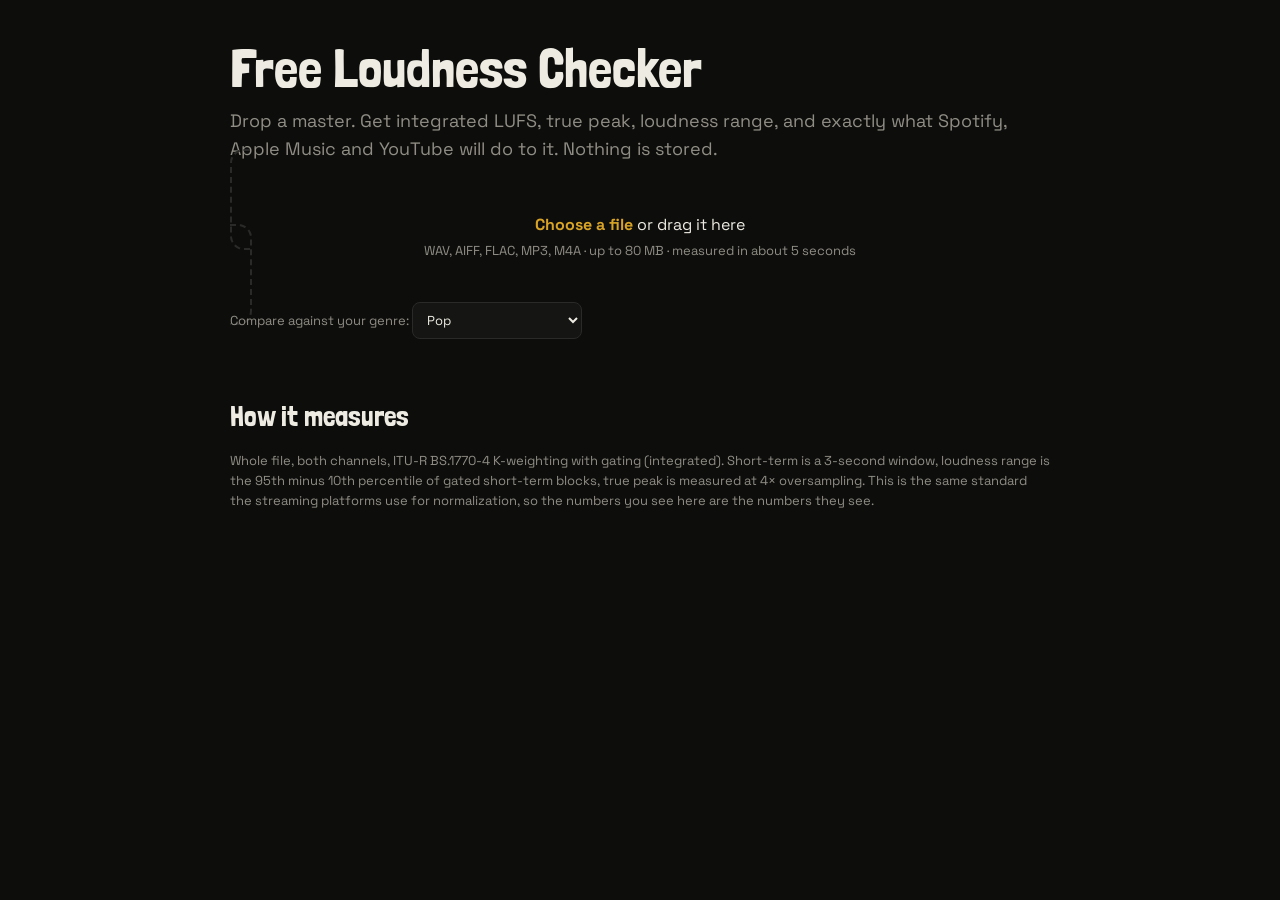
<file: static/loudness-checker.html>
<!doctype html>
<html lang="en"><head><meta charset="utf-8"><meta name="viewport" content="width=device-width,initial-scale=1">
<title>Free Loudness Checker: LUFS, True Peak, and What Spotify Will Do to Your Master | Freshly Baked Studios</title>
<meta name="description" content="Upload a master and get integrated LUFS, short-term max, loudness range, true peak, and exactly how many dB Spotify, Apple Music, YouTube, Tidal and Deezer will turn it up or down. Measured against 314,876 real masters by genre.">
<link rel="canonical" href="https://analyze.freshlybakedstudios.com/loudness-checker">
<style>
@font-face{font-family:'Londrina Solid';src:url('/static/fonts/LondrinaSolid-Regular.ttf') format('truetype');font-weight:400;font-display:swap}
@font-face{font-family:'Space Grotesk';src:url('/static/fonts/SpaceGrotesk[wght].ttf') format('truetype');font-weight:300 700;font-display:swap}
:root{--bg:#0d0d0c;--fg:#EDEBE2;--muted:#8f8d84;--line:#2a2a28;--acc:#d9a326;--good:#199e70;--warn:#d95926;--blue:#3987e5}
*{box-sizing:border-box}body{margin:0;background:var(--bg);color:var(--fg);font:16px/1.55 'Space Grotesk',system-ui,sans-serif}
main{max-width:860px;margin:0 auto;padding:40px 20px 80px}
h1{font-family:'Londrina Solid',Impact,sans-serif;font-weight:400;font-size:clamp(34px,6vw,54px);line-height:1.05;margin:0 0 10px}
h2{font-family:'Londrina Solid',Impact,sans-serif;font-weight:400;font-size:28px;margin:40px 0 10px}
p.lead{color:var(--muted);font-size:18px;margin:0 0 26px}
.drop{border:2px dashed var(--line);border-radius:14px;padding:38px 20px;text-align:center;cursor:pointer;transition:border-color .2s}
.drop.on{border-color:var(--acc)}.drop input{display:none}.drop b{color:var(--acc)}
.small{color:var(--muted);font-size:13px}
.grid{display:grid;grid-template-columns:repeat(auto-fit,minmax(150px,1fr));gap:12px;margin:22px 0}
.tile{background:#151513;border:1px solid var(--line);border-radius:12px;padding:14px}
.tile .v{font-family:'Londrina Solid',Impact,sans-serif;font-size:34px;line-height:1}.tile .k{color:var(--muted);font-size:12px;text-transform:uppercase;letter-spacing:.06em;margin-top:6px}
table{width:100%;border-collapse:collapse;margin:10px 0 6px;font-variant-numeric:tabular-nums}th,td{padding:9px 8px;border-bottom:1px solid var(--line);text-align:left}th{color:var(--muted);font-weight:500;font-size:13px}
td.n{text-align:right}.down{color:var(--warn)}.up{color:var(--good)}.ok{color:var(--good)}.bad{color:var(--warn)}
.verdict{background:#151513;border-left:4px solid var(--acc);padding:14px 16px;border-radius:0 10px 10px 0;margin:18px 0}
.cta{display:inline-block;background:var(--acc);color:#0d0d0c;font-weight:700;padding:14px 22px;border-radius:10px;text-decoration:none;margin-top:8px}
select{background:#151513;color:var(--fg);border:1px solid var(--line);border-radius:8px;padding:8px 10px;font:inherit}
#status{margin:14px 0;color:var(--muted)}[hidden]{display:none!important}
a{color:var(--blue)}
</style></head><body><main>
<h1>Free Loudness Checker</h1>
<p class="lead">Drop a master. Get integrated LUFS, true peak, loudness range, and exactly what Spotify, Apple Music and YouTube will do to it. Nothing is stored.</p>
<label class="drop" id="drop"><input type="file" id="file" accept=".wav,.mp3,.flac,.aiff,.aif,.m4a,.aac,.ogg"><div><b>Choose a file</b> or drag it here<br><span class="small">WAV, AIFF, FLAC, MP3, M4A · up to 80 MB · measured in about 5 seconds</span></div></label>
<div style="margin:14px 0"><label class="small">Compare against your genre: <select id="genre"></select></label></div>
<div id="status" hidden></div>
<section id="results" hidden>
  <div class="grid">
    <div class="tile"><div class="v" id="lufs">–</div><div class="k">Integrated LUFS</div></div>
    <div class="tile"><div class="v" id="tp">–</div><div class="k">True peak dBTP</div></div>
    <div class="tile"><div class="v" id="lra">–</div><div class="k">Loudness range LU</div></div>
    <div class="tile"><div class="v" id="stmax">–</div><div class="k">Short-term max LUFS</div></div>
    <div class="tile"><div class="v" id="crest">–</div><div class="k">Crest factor dB</div></div>
    <div class="tile"><div class="v" id="clip">–</div><div class="k">Clipped samples</div></div>
  </div>
  <div class="verdict" id="verdict"></div>
  <h2>What each platform will do to it</h2>
  <table><thead><tr><th>Platform</th><th>Normalizes to</th><th class="n">Gain applied</th><th>Meaning</th></tr></thead><tbody id="plat"></tbody></table>
  <p class="small">Platform targets are the published defaults (Spotify −14, Apple Music −16, YouTube −14, Amazon −14, Tidal −14, Deezer −15 LUFS). A negative gain means the platform turns your master down; you paid for loudness nobody hears. Spotify does not turn quiet masters up past their true peak, so a quiet, peaky master stays quiet.</p>
  <h2>Against your genre</h2>
  <div id="genrebox"></div>
  <p class="small">Genre medians and middle-50% ranges come from our <a href="https://freshlybakedstudios.com/blog/average-lufs-by-genre">314,876-track loudness study</a>. Same pipeline, same numbers.</p>
  <h2>Want the whole picture?</h2>
  <p>Loudness is one lever. The full Sonic Analyzer scan measures tonal balance, dynamics and stereo image against the tracks in your tier and genre that are actually converting listeners into fans, and tells you which lever is dragging.</p>
  <a class="cta" href="/?utm_source=loudness-checker&utm_medium=tool&utm_campaign=free-scan">Run the full scan</a>
</section>
<h2 style="margin-top:56px">How it measures</h2>
<p class="small">Whole file, both channels, ITU-R BS.1770-4 K-weighting with gating (integrated). Short-term is a 3-second window, loudness range is the 95th minus 10th percentile of gated short-term blocks, true peak is measured at 4× oversampling. This is the same standard the streaming platforms use for normalization, so the numbers you see here are the numbers they see.</p>
<script>
const GENRES=[["Metal",-8.4,-9.7,-7.3],["Punk / Emo",-8.5,-10.2,-7.4],["Dance / EDM",-8.7,-10.4,-7.4],["House",-9.1,-10.4,-8.0],["Alternative",-9.2,-10.9,-8.0],["Rock",-9.2,-11.0,-7.8],["Electronic",-9.3,-11.0,-8.0],["Latin",-9.4,-11.0,-8.2],["Pop",-9.5,-11.2,-8.1],["Afrobeats",-9.5,-10.8,-8.4],["Indie",-9.6,-11.3,-8.3],["R&B / Soul",-9.6,-11.2,-8.3],["Country / Folk",-9.6,-11.4,-8.2],["Hip-Hop / Rap",-9.7,-11.2,-8.5],["Christian / Gospel",-9.9,-12.2,-8.5],["Reggae / Dancehall",-10.1,-11.6,-8.7],["Singer/Songwriter",-10.6,-12.4,-9.2],["Jazz",-12.8,-15.2,-10.8],["Instrumental / Score",-12.9,-16.5,-10.1],["Ambient",-14.1,-17.4,-11.4]];
const sel=document.getElementById('genre');GENRES.forEach((g,i)=>{const o=document.createElement('option');o.value=i;o.textContent=g[0];if(g[0]==='Pop')o.selected=true;sel.appendChild(o)});
const drop=document.getElementById('drop'),inp=document.getElementById('file'),st=document.getElementById('status'),res=document.getElementById('results');
let last=null;
['dragenter','dragover'].forEach(e=>drop.addEventListener(e,ev=>{ev.preventDefault();drop.classList.add('on')}));
['dragleave','drop'].forEach(e=>drop.addEventListener(e,ev=>{ev.preventDefault();drop.classList.remove('on')}));
drop.addEventListener('drop',ev=>{if(ev.dataTransfer.files[0])run(ev.dataTransfer.files[0])});
inp.addEventListener('change',()=>{if(inp.files[0])run(inp.files[0])});
sel.addEventListener('change',()=>{if(last)renderGenre(last)});
async function run(file){res.hidden=true;st.hidden=false;st.textContent='Measuring '+file.name+'…';const fd=new FormData();fd.append('file',file);
 try{const r=await fetch('/api/loudness-check',{method:'POST',body:fd});const j=await r.json();if(!r.ok)throw new Error(j.detail||'Failed');last=j;render(j);st.hidden=true;res.hidden=false;
  try{if(window.gtag)gtag('event','loudness_check',{lufs:j.lufs_integrated})}catch(e){}}
 catch(e){st.textContent='Could not measure that file: '+e.message}}
function fmt(v){return (v>0?'+':'')+v.toFixed(1)}
function render(j){document.getElementById('lufs').textContent=j.lufs_integrated.toFixed(1);document.getElementById('tp').textContent=(j.true_peak_dbtp>0?'+':'')+j.true_peak_dbtp.toFixed(2);
 document.getElementById('lra').textContent=j.loudness_range_lu.toFixed(1);document.getElementById('stmax').textContent=j.lufs_short_term_max.toFixed(1);document.getElementById('crest').textContent=j.crest_factor_db.toFixed(1);
 const c=document.getElementById('clip');c.textContent=j.clipped_samples.toLocaleString();c.className='v '+(j.clipped_samples?'bad':'ok');
 const tp=document.getElementById('tp');tp.className='v '+(j.true_peak_dbtp>-1?'bad':'ok');
 const pb=document.getElementById('plat');pb.innerHTML='';const targets={"Spotify":-14,"Apple Music":-16,"YouTube":-14,"Amazon Music":-14,"Tidal":-14,"Deezer":-15};
 for(const [name,g] of Object.entries(j.platform_gain_db)){const tr=document.createElement('tr');const meaning=g<-0.5?'turned down '+Math.abs(g).toFixed(1)+' dB':(g>0.5?'turned up '+g.toFixed(1)+' dB (if peaks allow)':'played as is');
  tr.innerHTML=`<td>${name}</td><td>${targets[name]} LUFS</td><td class="n ${g<-0.5?'down':(g>0.5?'up':'')}">${fmt(g)} dB</td><td>${meaning}</td>`;pb.appendChild(tr)}
 const v=document.getElementById('verdict');const parts=[];
 if(j.true_peak_dbtp>-1)parts.push(`True peak is ${j.true_peak_dbtp.toFixed(2)} dBTP. Anything above −1 dBTP can distort after lossy encoding; Apple Digital Masters requires −1 or lower.`);
 if(j.clipped_samples)parts.push(`${j.clipped_samples.toLocaleString()} samples sit at full scale. That is clipping, not loudness.`);
 if(j.loudness_range_lu<3)parts.push(`Loudness range is ${j.loudness_range_lu.toFixed(1)} LU, flatter than most released masters (the 2026 median is about 2.5 to 3 LU in our study, so you are in the crowd, but there is nothing left to give).`);
 if(!parts.length)parts.push('Peaks are safe and nothing is clipping. The only question left is whether this level suits your genre, which is the table below.');
 v.innerHTML=parts.map(p=>`<p style="margin:6px 0">${p}</p>`).join('');renderGenre(j)}
function renderGenre(j){const g=GENRES[sel.value];const L=j.lufs_integrated;const d=L-g[1];const inBand=L>=g[2]&&L<=g[3];
 document.getElementById('genrebox').innerHTML=`<table><tr><th>${g[0]} median</th><td class="n">${g[1].toFixed(1)} LUFS</td></tr><tr><th>Middle 50% of ${g[0]} masters</th><td class="n">${g[2].toFixed(1)} to ${g[3].toFixed(1)} LUFS</td></tr><tr><th>Your master</th><td class="n ${inBand?'ok':'bad'}">${L.toFixed(1)} LUFS (${fmt(d)} dB vs median, ${inBand?'inside the band':(L<g[2]?'quieter than the band':'louder than the band')})</td></tr></table>`}
</script>
</main></body></html>
</file>
<file: static/style.css>
/* -------------------------------------------------------
   Sonic Analyzer — Dark production-studio aesthetic
   ------------------------------------------------------- */

:root {
  --bg: rgb(20, 18, 19);
  --surface: #1a1818;
  --card: #231f20;
  --border: #3a3636;
  --text: #e8e8f0;
  --text-dim: #888899;
  --accent: #D8E166;
  --accent-light: #B5C851;
  --accent-glow: rgba(216, 225, 102, 0.25);
  --success: #B0C936;
  --danger: #ff6b6b;
  --radius: 12px;
}

*, *::before, *::after { box-sizing: border-box; margin: 0; padding: 0; }

body {
  font-family: 'Inter', -apple-system, BlinkMacSystemFont, 'Segoe UI', Roboto, sans-serif;
  background-image: url('bg.png');
  background-repeat: repeat;
  background-color: rgb(20, 18, 19);
  background-size: auto;
  background-position: center;
  color: var(--text);
  line-height: 1.6;
  min-height: 100vh;
}

.container {
  max-width: 820px;
  margin: 0 auto;
  padding: 20px 24px 60px;
}

/* ---- HERO ---- */
.hero {
  text-align: center;
  padding: 80px 0 60px;
}
/* ---- HERO LOGO (Animated Pie) ---- */
.hero-logo {
  width: 240px;
  height: 180px;
  margin: 0 auto 28px;
}
.hero-logo svg {
  width: 100%;
  height: 100%;
}
.hero-logo #Main_Pie > .path-trace {
  stroke: #000;
  stroke-width: 16;
  fill: none;
}

/* Fill classes for the pie SVG */
.hero-logo .cls-1 { fill: #a0cc33; }
.hero-logo .cls-2 { fill: #c5d979; }
.hero-logo .cls-3 { fill: #c4e64d; }
.hero-logo .cls-4 { fill: #bbc38b; }
.hero-logo .cls-5 { fill: #878e42; }
.hero-logo .cls-6 { fill: #000; }
.hero-logo #Main_Pie > path:not([class]) { fill: #000; }
.hero-logo #Lime path { fill: #a0cc33; }
.hero-logo #Lime_Splooge path { fill: #c4e64d; }
.hero-logo #Notes path { fill: #000; }

/* Lime base pulsing animation */
@keyframes saturateLime {
  0% { fill: #a0cc33; }
  50% { fill: #c8ff41; }
  100% { fill: #a0cc33; }
}
.hero-logo .lime-base {
  animation: saturateLime 4s ease-in-out infinite;
}

/* Splooge pulsing animation */
@keyframes pulseSplooge {
  0% { transform: scale(0.5); fill: #a0cc33; }
  50% { transform: scale(1.1); fill: #c4e64d; }
  100% { transform: scale(0.5); fill: #a0cc33; }
}
.hero-logo .splooge {
  animation: pulseSplooge 2s cubic-bezier(0.4, 0, 0.6, 1) infinite;
}
.hero-logo #splooge1 { transform-origin: 1440px 762px; animation-delay: 0s; }
.hero-logo #splooge2 { transform-origin: 820px 800px; animation-delay: 0.4s; }
.hero-logo #splooge3 { transform-origin: 504px 770px; animation-delay: 0.8s; }
.hero-logo #splooge4 { transform-origin: 634px 980px; animation-delay: 1.2s; }
.hero-logo #splooge5 { transform-origin: 940px 977px; animation-delay: 1.6s; }
.hero-logo #splooge6 { transform-origin: 1140px 990px; animation-delay: 2s; }

/* Notes rocking animation */
@keyframes rockNote {
  0% { transform: rotate(0deg); }
  25% { transform: rotate(-15deg); }
  75% { transform: rotate(15deg); }
  100% { transform: rotate(0deg); }
}
.hero-logo .note {
  transform-origin: center;
  animation: rockNote 2s linear infinite;
}
.hero-logo #Note_1 { transform-origin: 607px 896px; animation-delay: 0s; }
.hero-logo #Note_2 { transform-origin: 712px 980px; animation-delay: 0.2s; }
.hero-logo #Note_3 { transform-origin: 941px 870px; animation-delay: 0.4s; }
.hero-logo #Note_4 { transform-origin: 1053px 1051px; animation-delay: 0.6s; }
.hero-logo #Note_5 { transform-origin: 1206px 831px; animation-delay: 0.8s; }
.hero-logo #Note_6 { transform-origin: 1273px 973px; animation-delay: 1s; }
.hero-logo #Note_7 { transform-origin: 1550px 1069px; animation-delay: 1.2s; }

.hero-badge {
  display: inline-block;
  font-size: 12px;
  font-weight: 600;
  text-transform: uppercase;
  letter-spacing: 2px;
  color: var(--accent-light);
  border: 1px solid var(--accent);
  padding: 4px 16px;
  border-radius: 20px;
  margin-bottom: 24px;
}
.hero h1 {
  font-size: clamp(32px, 6vw, 48px);
  font-weight: 700;
  line-height: 1.15;
  margin-bottom: 16px;
  background: linear-gradient(135deg, #fff 40%, var(--accent-light));
  -webkit-background-clip: text;
  -webkit-text-fill-color: transparent;
  background-clip: text;
}
.hero-sub {
  color: var(--text-dim);
  font-size: 16px;
  max-width: 520px;
  margin: 0 auto 32px;
}

/* ---- BUTTONS ---- */
.btn-primary {
  display: inline-block;
  background: linear-gradient(135deg, var(--accent), var(--accent-light));
  color: #1a1a2e;
  border: none;
  padding: 14px 36px;
  border-radius: 8px;
  font-size: 16px;
  font-weight: 600;
  cursor: pointer;
  transition: transform 0.15s, box-shadow 0.15s;
}
.btn-primary:hover {
  transform: translateY(-1px);
  box-shadow: 0 6px 24px var(--accent-glow);
}
.btn-primary:disabled {
  opacity: 0.5;
  cursor: not-allowed;
  transform: none;
  box-shadow: none;
}

.btn-secondary {
  display: inline-block;
  background: transparent;
  color: var(--accent-light);
  border: 1px solid var(--border);
  padding: 10px 24px;
  border-radius: 8px;
  font-size: 14px;
  font-weight: 500;
  cursor: pointer;
  transition: background 0.15s;
}
.btn-secondary:hover:not(:disabled) {
  background: var(--surface);
}
.btn-secondary:disabled {
  opacity: 0.4;
  cursor: not-allowed;
  color: var(--text-dim);
  border-color: var(--border);
}

/* ---- SECTIONS ---- */
.section {
  margin-top: 48px;
}
.section h2 {
  font-size: 24px;
  font-weight: 600;
  margin-bottom: 8px;
}
.section-sub {
  color: var(--text-dim);
  margin-bottom: 24px;
}
.section-centered {
  text-align: center;
}
.section-centered h2,
.section-centered .section-sub {
  text-align: center;
}

.hidden { display: none !important; }

/* ---- FORM ---- */
.form-card {
  background: var(--card);
  border: 1px solid var(--border);
  border-radius: var(--radius);
  padding: 32px;
  max-width: 440px;
  margin: 0 auto;
  text-align: left;
}
.form-title {
  text-align: center;
  font-size: 28px;
  margin-bottom: 8px;
  color: var(--text);
}
.form-subtitle {
  text-align: center;
  color: var(--text-dim);
  font-size: 15px;
  margin-bottom: 24px;
}
.form-group {
  margin-bottom: 16px;
}
.form-group label {
  display: block;
  font-size: 13px;
  font-weight: 500;
  color: var(--text-dim);
  margin-bottom: 6px;
}
.form-group input {
  width: 100%;
  background: var(--surface);
  border: 1px solid var(--border);
  color: var(--text);
  padding: 12px 14px;
  border-radius: 8px;
  font-size: 15px;
  outline: none;
  transition: border-color 0.15s;
}
.form-group input:focus {
  border-color: var(--accent);
}
.form-card .btn-primary {
  width: 100%;
  margin-top: 8px;
}
.form-note {
  text-align: center;
  font-size: 12px;
  color: var(--text-dim);
  margin-top: 12px;
}

/* ---- AUTH ---- */
.auth-links {
  display: flex;
  flex-direction: column;
  align-items: center;
  gap: 8px;
  margin-top: 16px;
}
.auth-links a {
  color: #888;
  font-size: 13px;
  text-decoration: none;
}
.auth-links a:hover {
  color: #4ecdc4;
}
.auth-links a strong {
  color: #4ecdc4;
}
.upload-header {
  display: flex;
  justify-content: space-between;
  align-items: center;
}
.user-info {
  display: flex;
  align-items: center;
  gap: 16px;
}
.scans-badge {
  font-size: 13px;
  color: #aaa;
  background: rgba(255,255,255,0.06);
  padding: 4px 12px;
  border-radius: 12px;
}
.logout-link {
  color: #666;
  font-size: 13px;
  text-decoration: none;
}
.logout-link:hover {
  color: #ef9a9a;
}

.genre-hint {
  font-size: 12px;
  color: #888;
  margin: 0 0 6px;
  font-style: italic;
}

/* ---- NDA ---- */
.nda-container {
  margin: 20px 0;
}
.nda-label {
  display: block;
  color: #aaa;
  font-size: 12px;
  font-weight: 600;
  text-transform: uppercase;
  letter-spacing: 0.5px;
  margin-bottom: 8px;
}
.nda-scroll-box {
  background: #1a1818;
  border: 1px solid #3a3636;
  border-radius: 8px;
  padding: 20px;
  max-height: 300px;
  overflow-y: auto;
  font-size: 12px;
  line-height: 1.7;
  color: #bbb;
  margin-bottom: 12px;
}
.nda-scroll-box h2 {
  color: #eee;
  font-size: 14px;
  margin: 16px 0 8px;
}
.nda-scroll-box h2:first-child {
  margin-top: 0;
}
.nda-summary {
  background: rgba(78, 205, 196, 0.06);
  border: 1px solid rgba(78, 205, 196, 0.25);
  border-radius: 6px;
  padding: 12px 14px;
  margin-bottom: 16px;
  color: #d8d8d8;
}
.nda-summary strong {
  color: #4ecdc4;
  display: block;
  margin-bottom: 6px;
  font-size: 12px;
  text-transform: uppercase;
  letter-spacing: 0.5px;
}
.nda-summary ul {
  margin: 0 0 8px;
  padding-left: 18px;
}
.nda-summary li {
  margin-bottom: 4px;
}
.nda-summary-note {
  font-size: 11px;
  color: #888;
  font-style: italic;
}
.nda-scroll-box ul {
  padding-left: 20px;
  margin: 8px 0;
}
.nda-scroll-box li {
  margin-bottom: 4px;
}
.nda-scroll-box strong {
  color: #ddd;
}
.nda-scroll-box::-webkit-scrollbar {
  width: 6px;
}
.nda-scroll-box::-webkit-scrollbar-track {
  background: #1a1818;
}
.nda-scroll-box::-webkit-scrollbar-thumb {
  background: #444;
  border-radius: 3px;
}
.nda-checkbox-row {
  display: flex;
  align-items: flex-start;
  gap: 10px;
  margin-top: 12px;
}
.nda-checkbox-row input[type="checkbox"] {
  margin-top: 3px;
  width: 16px;
  height: 16px;
  accent-color: #4ecdc4;
  cursor: pointer;
  flex-shrink: 0;
}
.nda-checkbox-row label {
  color: #ccc;
  font-size: 13px;
  line-height: 1.4;
  cursor: pointer;
}

/* ---- UPLOAD ZONE ---- */
.upload-zone {
  background: var(--card);
  border: 2px dashed var(--border);
  border-radius: var(--radius);
  padding: 48px 24px;
  text-align: center;
  cursor: pointer;
  transition: border-color 0.2s, background 0.2s;
}
.upload-zone:hover,
.upload-zone.dragover {
  border-color: var(--accent);
  background: rgba(216, 225, 102, 0.06);
}
.upload-icon {
  color: var(--accent-light);
  margin-bottom: 12px;
}
.upload-text {
  font-size: 16px;
  font-weight: 500;
  margin-bottom: 4px;
}
.upload-hint {
  font-size: 13px;
  color: var(--text-dim);
}

.genre-picker {
  margin-top: 16px;
  text-align: center;
}
.genre-picker label {
  font-size: 13px;
  color: var(--text-dim);
  margin-right: 8px;
}
.genre-picker select {
  background: var(--surface);
  color: var(--text);
  border: 1px solid var(--border);
  padding: 8px 12px;
  border-radius: 8px;
  font-size: 14px;
  outline: none;
}

.selected-file {
  display: flex;
  align-items: center;
  justify-content: space-between;
  background: var(--card);
  border: 1px solid var(--accent);
  border-radius: var(--radius);
  padding: 16px 20px;
  margin-top: 16px;
}
.selected-file span {
  font-size: 14px;
  color: var(--text);
  overflow: hidden;
  text-overflow: ellipsis;
  white-space: nowrap;
  margin-right: 16px;
}

/* ---- LOADER ---- */
.loader {
  text-align: center;
  padding: 60px 0;
}
.loader h2 {
  margin-bottom: 8px;
}
.loader-sub {
  color: var(--text-dim);
  font-size: 14px;
}
.loader-ring {
  width: 56px;
  height: 56px;
  border: 3px solid var(--border);
  border-top-color: var(--accent);
  border-radius: 50%;
  margin: 0 auto 24px;
  animation: spin 1s linear infinite;
}
@keyframes spin { to { transform: rotate(360deg); } }

/* ---- ARTIST CARD ---- */
.artist-card {
  background: var(--card);
  border: 1px solid var(--border);
  border-radius: var(--radius);
  padding: 24px;
  margin-bottom: 24px;
}
.artist-card-header {
  display: flex;
  justify-content: space-between;
  align-items: flex-start;
  margin-bottom: 16px;
}
.artist-card-name {
  font-size: 28px;
  font-weight: 700;
  color: var(--text);
  margin: 0;
}
.artist-card-tier {
  font-size: 13px;
  font-weight: 600;
  padding: 6px 14px;
  border: 1px solid var(--accent);
  border-radius: 20px;
  color: var(--text);
  white-space: nowrap;
}
.artist-card-stats {
  display: grid;
  grid-template-columns: repeat(4, 1fr);
  gap: 16px;
}
.artist-card-stat-label {
  font-size: 11px;
  font-weight: 600;
  text-transform: uppercase;
  letter-spacing: 1px;
  color: var(--accent);
  margin-bottom: 4px;
}
.artist-card-stat-value {
  font-size: 20px;
  font-weight: 700;
  color: var(--text);
}
.artist-card-genres {
  font-size: 13px !important;
  font-weight: 400 !important;
  line-height: 1.4;
}
/* Genre tags — color-coded by source so the track/artist split is verifiable.
   Track genres = green (the track-to-track match lane); artist genres = white. */
.genre-tag {
  display: inline-block;
  padding: 2px 8px;
  margin: 0 4px 4px 0;
  border-radius: 10px;
  font-size: 12px;
  line-height: 1.5;
  border: 1px solid currentColor;
  white-space: nowrap;
}
.genre-tag-track {
  color: #3ddc84;   /* track genres — green */
}
.genre-tag-artist {
  color: var(--text);   /* artist genres — white */
  opacity: 0.8;
}
.genre-toggle {
  display: inline-block;
  padding: 2px 8px;
  margin: 0 4px 4px 0;
  border-radius: 10px;
  font-size: 12px;
  line-height: 1.5;
  background: transparent;
  border: 1px dashed var(--text);
  color: var(--text);
  opacity: 0.6;
  cursor: pointer;
  font-family: inherit;
}
.genre-toggle:hover { opacity: 1; }

/* ---- RESULTS ---- */
.stats-grid {
  display: grid;
  grid-template-columns: repeat(auto-fit, minmax(120px, 1fr));
  gap: 12px;
  margin-bottom: 24px;
}
.stats-grid-6 {
  grid-template-columns: repeat(6, 1fr);
  overflow: hidden;
}
.stat-card {
  background: var(--card);
  border: 1px solid var(--border);
  border-radius: var(--radius);
  padding: 20px 8px;
  text-align: center;
  overflow: hidden;
  min-width: 0;
}
.stat-value {
  font-size: clamp(13px, 1.8vw, 24px);
  font-weight: 700;
  color: var(--accent-light);
  line-height: 1.2;
}
.stat-label {
  font-size: 10px;
  font-weight: 600;
  text-transform: uppercase;
  letter-spacing: 1px;
  color: var(--text-dim);
  margin-top: 4px;
}
.stat-subtitle {
  font-size: 9px;
  color: var(--text-dim);
  opacity: 0.7;
  margin-top: 2px;
}

.result-card {
  background: var(--card);
  border: 1px solid var(--border);
  border-radius: var(--radius);
  padding: 24px;
  margin-bottom: 16px;
}
.result-card h3 {
  font-size: 18px;
  margin-bottom: 4px;
}
.card-sub {
  font-size: 13px;
  color: var(--text-dim);
  margin-bottom: 16px;
}

/* EQ bars */
.eq-chart {
  margin-top: 16px;
}
.eq-row {
  display: flex;
  align-items: center;
  margin-bottom: 6px;
}
.eq-label {
  width: 80px;
  font-size: 13px;
  color: var(--text-dim);
  flex-shrink: 0;
}
.eq-bar-bg {
  flex: 1;
  height: 20px;
  background: var(--surface);
  border-radius: 4px;
  overflow: hidden;
}
.eq-bar-fill {
  height: 100%;
  background: linear-gradient(90deg, var(--accent), var(--accent-light));
  border-radius: 4px;
  transition: width 0.6s ease;
}
.eq-value {
  width: 50px;
  text-align: right;
  font-size: 12px;
  color: var(--text-dim);
  flex-shrink: 0;
  padding-left: 8px;
}

/* Emotion tags */
.emotion-tags {
  display: flex;
  flex-wrap: wrap;
  gap: 8px;
  margin-top: 12px;
}
.emotion-tag {
  display: inline-flex;
  align-items: center;
  gap: 6px;
  background: var(--accent-glow);
  border: 1px solid var(--accent);
  color: var(--accent-light);
  padding: 6px 16px;
  border-radius: 24px;
  font-size: 13px;
  font-weight: 500;
}
.emotion-score {
  font-size: 12px;
  opacity: 0.7;
}

/* Matches table */
/* ---- EDITORIAL PLAYLISTS ---- */
.editorial-list {
  display: flex;
  flex-direction: column;
  gap: 8px;
  margin-top: 12px;
}
.editorial-item {
  display: flex;
  align-items: center;
  flex-wrap: wrap;
  gap: 10px;
  padding: 10px 14px;
  background: rgba(255,255,255,0.03);
  border-radius: 8px;
  border-left: 3px solid #4ecdc4;
}
.editorial-item.recently-active {
  border-left-color: #d4e157;
}
.editorial-item a {
  color: #eee;
  font-weight: 600;
  text-decoration: none;
}
.editorial-item a:hover {
  color: #4ecdc4;
}
.editorial-via {
  color: #888;
  font-size: 12px;
}

.collapsible-header {
  display: flex;
  align-items: center;
  gap: 8px;
  user-select: none;
}
.collapsible-header:hover {
  opacity: 0.8;
}
.collapse-arrow {
  font-size: 0.8em;
  color: #888;
  transition: transform 0.2s;
}
.playlist-count-badge {
  font-size: 0.75em;
  color: #888;
  font-weight: 400;
}
.matches-table-wrap {
  overflow-x: auto;
  margin-top: 12px;
}
.matches-table {
  width: 100%;
  border-collapse: collapse;
  font-size: 13px;
}
.matches-table th {
  text-align: left;
  padding: 10px 12px;
  color: var(--text-dim);
  font-weight: 600;
  border-bottom: 2px solid var(--border);
  white-space: nowrap;
}
.matches-table td {
  padding: 10px 12px;
  border-bottom: 1px solid var(--border);
  vertical-align: top;
}
.matches-table tr:hover td {
  background: rgba(216, 225, 102, 0.04);
}
.match-sim {
  color: var(--accent-light);
  font-weight: 700;
}
.match-artist a {
  color: var(--text);
  text-decoration: none;
}
.match-artist a:hover {
  color: var(--accent-light);
}
.match-tier {
  text-transform: capitalize;
  color: var(--text-dim);
}
.match-genre {
  color: var(--text-dim);
  font-size: 12px;
}
.match-emotions {
  display: flex;
  flex-wrap: wrap;
  gap: 4px;
}
.mini-tag {
  background: var(--surface);
  color: var(--text-dim);
  padding: 2px 8px;
  border-radius: 10px;
  font-size: 11px;
}

/* Recommendations */
.rec-list {
  list-style: none;
  margin-top: 12px;
}
.rec-list li {
  position: relative;
  padding: 10px 0 10px 24px;
  color: var(--text);
  font-size: 14px;
  border-bottom: 1px solid var(--border);
}
.rec-list li:last-child { border-bottom: none; }
.rec-list li::before {
  content: '';
  position: absolute;
  left: 0;
  top: 16px;
  width: 8px;
  height: 8px;
  background: var(--accent);
  border-radius: 50%;
}
.rec-action {
  color: var(--text);
  font-size: 14px;
  line-height: 1.4;
}
.rec-consensus {
  color: var(--text-dim);
  font-size: 12px;
  margin-top: 4px;
  opacity: 0.7;
}

/* Floating CTA */
.floating-cta {
  position: fixed;
  bottom: 24px;
  right: 24px;
  background: var(--accent);
  color: var(--bg);
  padding: 12px 16px;
  border-radius: 50px;
  text-decoration: none;
  font-weight: 600;
  font-size: 14px;
  display: flex;
  align-items: center;
  gap: 8px;
  box-shadow: 0 4px 20px rgba(0,0,0,0.3);
  transition: all 0.3s ease;
  z-index: 1000;
}
.floating-cta:hover {
  transform: translateY(-2px);
  box-shadow: 0 6px 24px rgba(0,0,0,0.4);
  background: var(--accent-light);
}
.floating-cta .cta-icon {
  font-size: 18px;
}
.floating-cta .cta-text {
  white-space: nowrap;
}

/* CTA Card (bottom of page) */
.cta-card {
  background: linear-gradient(135deg, rgba(216,225,102,0.15), rgba(181,200,81,0.08));
  border: 1px solid var(--accent);
  border-radius: var(--radius);
  padding: 32px;
  text-align: center;
  margin-bottom: 16px;
}
.cta-card h3 {
  font-size: 20px;
  margin-bottom: 8px;
}
.cta-card p {
  color: var(--text-dim);
  margin-bottom: 20px;
}

/* ---- THE QUIET ASK (2026-11-10, owner: "smaller... more subtle") ---- */
.cta-quiet {
  margin: 28px 0 4px;
  padding-top: 14px;
  border-top: 1px solid var(--border);
  font-size: 14px;
  color: var(--text-dim);
  text-align: left;
}
.cta-quiet summary { cursor: pointer; list-style: none; }
.cta-quiet summary::-webkit-details-marker { display: none; }
.cta-quiet-link { color: #4ecdc4; text-decoration: underline; text-underline-offset: 3px; }
.cta-quiet-p { margin: 10px 0 0; font-size: 13px; }
.cta-quiet .form-group label { font-size: 12px; }
.cta-quiet .btn-primary { font-size: 14px; padding: 10px 16px; }
.cta-quiet-cal { margin-top: 12px; font-size: 13px; }
.cta-quiet-cal a { color: #4ecdc4; }

/* ---- OPTIONAL LABEL ---- */
.optional-label {
  font-size: 11px;
  color: var(--text-dim);
  font-weight: 400;
}

/* ---- GENRE CALLOUT ---- */
.genre-callout {
  background: var(--card);
  border: 1px solid var(--accent);
  border-left: 4px solid var(--accent);
  border-radius: var(--radius);
  padding: 20px 24px;
  margin-bottom: 16px;
}
.genre-callout-label {
  font-size: 11px;
  font-weight: 600;
  text-transform: uppercase;
  letter-spacing: 1px;
  color: var(--text-dim);
  margin-bottom: 4px;
}
.genre-callout-value {
  font-size: 28px;
  font-weight: 700;
  color: var(--accent-light);
  line-height: 1.2;
}
.genre-callout-detail {
  font-size: 13px;
  color: var(--text-dim);
  margin-top: 4px;
}

/* ---- CONVERSION CARD (Where You Stand) ---- */
.conversion-card {
  background: var(--card);
  border: 1px solid var(--border);
  border-radius: var(--radius);
  padding: 24px;
  margin-bottom: 16px;
}
.conversion-card h3 {
  font-size: 18px;
  margin-bottom: 4px;
}
.conversion-note {
  font-size: 12px;
  color: var(--text-dim);
  text-align: center;
  margin-bottom: 16px;
}
/* Track-level momentum panel */
.track-momentum {
  background: rgba(255, 255, 255, 0.03);
  border: 1px solid rgba(255, 255, 255, 0.08);
  border-radius: 8px;
  padding: 18px 20px;
  margin-bottom: 20px;
}
.track-momentum-title {
  font-size: 14px;
  font-weight: 600;
  color: var(--text-light);
  text-transform: uppercase;
  letter-spacing: 0.6px;
  margin-bottom: 14px;
}
.track-momentum-sub {
  font-weight: 400;
  text-transform: none;
  letter-spacing: 0;
  color: #888;
  font-size: 12px;
  margin-left: 8px;
}
.track-momentum-tagline {
  color: #aaa;
  font-size: 13px;
  margin: 0 0 16px;
  line-height: 1.5;
}
.track-momentum-bar-wrap {
  margin: 18px 0 14px;
}
.track-momentum-summary {
  font-size: 14px;
  color: var(--text-light);
  margin: 14px 0 10px;
  line-height: 1.5;
}
.track-momentum-summary strong {
  color: var(--accent-light);
}
.track-momentum-rows {
  margin-top: 10px;
}
.track-momentum-row {
  display: grid;
  grid-template-columns: 170px 60px 1fr;
  gap: 12px;
  align-items: baseline;
  padding: 10px 0;
  border-bottom: 1px solid rgba(255, 255, 255, 0.04);
  font-size: 13px;
}
.track-momentum-row:last-child { border-bottom: none; }
.tm-label {
  color: #ccc;
  font-weight: 500;
}
.tm-label small {
  display: block;
  color: #777;
  font-size: 11px;
  font-weight: 400;
  margin-top: 2px;
}
.tm-value {
  font-weight: 700;
  color: var(--accent-light);
  text-align: right;
  font-size: 16px;
}
.tm-value.na { color: #666; font-weight: 400; font-style: italic; font-size: 13px; }
.tm-peers {
  color: #888;
  font-size: 12px;
  line-height: 1.4;
}
.tm-peers .tm-pct {
  color: var(--accent-light);
  font-weight: 600;
}
.track-momentum-gap {
  margin-top: 12px;
  background: rgba(78, 205, 196, 0.06);
  border-left: 3px solid rgba(78, 205, 196, 0.5);
  padding: 10px 14px;
  border-radius: 4px;
  font-size: 13px;
  color: #d8d8d8;
  line-height: 1.5;
}
/* Sonic Originality — quadrant headline + per-feature rows */
.orig-quadrant {
  background: rgba(78, 205, 196, 0.07);
  border: 1px solid rgba(78, 205, 196, 0.25);
  border-radius: 8px;
  padding: 14px 18px;
  margin: 16px 0;
}
.orig-quadrant-label {
  font-size: 12px;
  font-weight: 700;
  letter-spacing: 0.6px;
  text-transform: uppercase;
  color: #4ecdc4;
  margin-bottom: 8px;
}
.orig-quadrant-message {
  font-size: 14px;
  color: #d8d8d8;
  line-height: 1.55;
}
.orig-quadrant.q-signature .orig-quadrant-label { color: #d4be8e; }
.orig-quadrant.q-signature {
  background: rgba(212, 190, 142, 0.07);
  border-color: rgba(212, 190, 142, 0.25);
}
.orig-quadrant.q-stuck .orig-quadrant-label { color: #a89568; }
.orig-quadrant.q-stuck {
  background: rgba(168, 149, 104, 0.06);
  border-color: rgba(168, 149, 104, 0.25);
}
.orig-section-title {
  margin-top: 20px;
  font-size: 13px;
  font-weight: 600;
  color: #aaa;
  text-transform: uppercase;
  letter-spacing: 0.5px;
}
.orig-rows {
  margin-top: 8px;
}
.orig-row {
  display: grid;
  grid-template-columns: 200px 70px 1fr;
  gap: 12px;
  align-items: baseline;
  padding: 8px 0;
  border-bottom: 1px solid rgba(255, 255, 255, 0.04);
  font-size: 13px;
}
.orig-row:last-child { border-bottom: none; }
.orig-label { color: #ccc; }
.orig-z {
  text-align: right;
  font-weight: 700;
  color: var(--accent-light);
  font-family: ui-monospace, monospace;
  font-size: 14px;
}
.orig-z.fits { color: #888; font-weight: 400; }
.orig-context {
  color: #888;
  font-size: 12px;
  line-height: 1.4;
}
.orig-direction {
  color: var(--accent-light);
  font-weight: 600;
}
/* Sonic Quadrant scatter plot */
#sonic-quadrant-svg-wrap {
  max-width: 640px;
  margin: 14px auto 0;
}
.sq-svg { width: 100%; height: auto; display: block; }
.sq-bg-grid { stroke: rgba(255,255,255,0.04); stroke-width: 1; }
.sq-quad-line { stroke: rgba(78, 205, 196, 0.4); stroke-width: 1.5; stroke-dasharray: 4 4; }
.sq-axis { stroke: rgba(255,255,255,0.15); stroke-width: 1; }
.sq-axis-label { fill: #888; font-size: 12px; font-family: -apple-system, BlinkMacSystemFont, sans-serif; }
.sq-quad-label {
  fill: rgba(78, 205, 196, 0.55);
  font-size: 11px;
  font-weight: 600;
  text-transform: uppercase;
  letter-spacing: 0.5px;
  font-family: -apple-system, BlinkMacSystemFont, sans-serif;
}
.sq-quad-label.success { fill: rgba(212, 190, 142, 0.7); }
.sq-quad-label.stuck { fill: rgba(168, 149, 104, 0.6); }
.sq-cloud-dot { fill: rgba(78, 205, 196, 0.18); stroke: none; }
.sq-peer-dot { fill: rgba(78, 205, 196, 0.55); stroke: rgba(78, 205, 196, 0.85); stroke-width: 1; }
.sq-peer-label {
  fill: #ccc;
  font-size: 10px;
  font-family: -apple-system, BlinkMacSystemFont, sans-serif;
}
.sq-user-dot { fill: #d4be8e; stroke: #fff; stroke-width: 2; }
.sq-user-label {
  fill: #d4be8e;
  font-size: 12px;
  font-weight: 700;
  font-family: -apple-system, BlinkMacSystemFont, sans-serif;
}
.sq-axis-title {
  fill: #aaa;
  font-size: 12px;
  font-weight: 600;
  font-family: -apple-system, BlinkMacSystemFont, sans-serif;
}

/* A&R Pitch Comparables */
.pitch-rows { margin-top: 8px; }
.pitch-row {
  display: grid;
  grid-template-columns: 1fr auto;
  gap: 8px 14px;
  padding: 14px 0;
  border-bottom: 1px solid rgba(255, 255, 255, 0.06);
}
.pitch-row:last-child { border-bottom: none; }
.pitch-name {
  font-size: 16px;
  font-weight: 600;
  color: var(--accent-light);
}
.pitch-name a { color: var(--accent-light); text-decoration: none; }
.pitch-name a:hover { text-decoration: underline; }
.pitch-listeners {
  font-size: 13px;
  color: #aaa;
  text-align: right;
  white-space: nowrap;
}
.pitch-stats {
  grid-column: 1 / -1;
  font-size: 12px;
  color: #888;
  margin-top: 2px;
}
.pitch-stats .pitch-stat-pill {
  display: inline-block;
  padding: 2px 8px;
  background: rgba(78, 205, 196, 0.08);
  border: 1px solid rgba(78, 205, 196, 0.2);
  border-radius: 999px;
  margin-right: 6px;
  color: #d4be8e;
  font-weight: 500;
}
.pitch-angle {
  grid-column: 1 / -1;
  font-size: 13px;
  color: #d8d8d8;
  line-height: 1.5;
  margin-top: 6px;
  padding-left: 0;
}
.pitch-angle::before {
  content: "→ ";
  color: #4ecdc4;
  font-weight: 700;
}
.track-momentum-gap strong {
  color: #4ecdc4;
}
.track-momentum-gap .gap-note {
  display: block;
  margin-top: 6px;
  font-size: 11px;
  color: #888;
  font-style: italic;
}

/* Bar visualization */
.conv-bar-wrap { margin-bottom: 20px; }
.conv-bar {
  position: relative;
  height: 16px;
  background: var(--border);
  border-radius: 8px;
  overflow: hidden;
}
.conv-bar-fill {
  position: absolute;
  top: 0; left: 0;
  height: 16px;
  border-radius: 8px 0 0 8px;
  background: linear-gradient(90deg, #5a5a3a 0%, var(--text-dim) 100%);
}
.conv-bar-opportunity {
  position: absolute;
  top: 0;
  height: 16px;
  background: repeating-linear-gradient(135deg, var(--accent) 0px, var(--accent) 3px, transparent 3px, transparent 7px);
  opacity: 0.4;
}
.conv-bar-tick {
  position: absolute;
  top: 0;
  width: 2px;
  height: 16px;
  background: rgba(64, 56, 58, 0.7);
}
.conv-bar-tick-target {
  background: var(--accent);
}
.conv-bar-dot {
  position: absolute;
  top: -2px;
  width: 20px;
  height: 20px;
  border-radius: 50%;
  background: var(--accent-light);
  border: 2px solid var(--card);
  z-index: 2;
  transform: translateX(-50%);
}
.conv-bar-fan-label {
  text-align: center;
  font-size: 11px;
  font-weight: 700;
  color: var(--accent);
  margin-top: 4px;
}
.conv-bar-labels {
  position: relative;
  height: 32px;
  margin-top: 4px;
}
.conv-bar-label {
  position: absolute;
  display: flex;
  flex-direction: column;
  align-items: center;
  transform: translateX(-50%);
  font-size: 10px;
  color: var(--text-dim);
  line-height: 1.3;
}
.conv-bar-label-you {
  color: var(--accent-light);
  font-weight: 700;
}
.conv-bar-label-target {
  color: var(--accent);
}

/* Production recommendation ranges — amalgamated cohort↔signature meter */
.rec-ranges {
  display: flex;
  flex-direction: column;
  gap: 20px;
  margin-top: 8px;
}
.rec-range-head {
  display: flex;
  align-items: baseline;
  gap: 8px;
  font-size: 13px;
  color: var(--text);
  line-height: 1.45;
  margin-bottom: 9px;
}
.rec-act { flex: 1 1 auto; min-width: 120px; }
.rec-move {
  flex: none;
  margin-left: auto;
  white-space: nowrap;
  font-size: 12px;
  font-weight: 700;
  color: var(--accent);
}
.rec-move.inrange { color: var(--success); }
.rec-domain {
  display: inline-block;
  font-size: 10px;
  font-weight: 700;
  text-transform: uppercase;
  letter-spacing: 0.04em;
  color: var(--accent-light);
  background: var(--accent-glow);
  padding: 1px 7px;
  border-radius: 4px;
  margin-right: 6px;
  vertical-align: middle;
}
.rec-range-bar {
  position: relative;
  height: 14px;
  background: var(--border);
  border-radius: 7px;
  margin-bottom: 7px;
}
.rec-range-band {
  position: absolute;
  top: 0;
  height: 14px;
  border-radius: 3px;
  background: repeating-linear-gradient(135deg, var(--accent) 0px, var(--accent) 3px, transparent 3px, transparent 7px);
  opacity: 0.5;
}
.rec-range-edge {
  position: absolute;
  top: 0;
  width: 2px;
  height: 14px;
}
.rec-range-edge.median { background: var(--accent-light); }
.rec-range-dot {
  position: absolute;
  top: -3px;
  width: 18px;
  height: 18px;
  border-radius: 50%;
  background: var(--accent-light);
  border: 2px solid var(--card);
  transform: translateX(-50%);
  z-index: 2;
}
.rec-range-legend {
  display: flex;
  flex-wrap: wrap;
  gap: 3px 14px;
  font-size: 11px;
  color: var(--text-dim);
}
.rec-range-legend b { color: var(--text); font-weight: 600; }
.rrl.you b { color: var(--accent-light); }
.rrl.zone b { color: var(--accent); }
.export-targets-btn {
  float: right;
  padding: 5px 12px;
  background: var(--surface);
  color: var(--text-dim);
  border: 1px solid var(--border);
  border-radius: 8px;
  font-size: 12px;
  font-weight: 500;
  cursor: pointer;
  transition: background 0.15s, color 0.15s;
}
.export-targets-btn:hover {
  background: var(--card);
  color: var(--text);
}

.rec-group-label {
  font-size: 11px;
  font-weight: 700;
  text-transform: uppercase;
  letter-spacing: 0.06em;
  color: var(--text-dim);
}
.rec-group-label.strengths { color: var(--success); margin-top: 6px; }
/* Off-scale dot: arrow points toward the zone — "head this way", not stranded */
.rec-range-dot.off-low::after,
.rec-range-dot.off-high::after {
  content: '';
  position: absolute;
  top: 4px;
  border: 5px solid transparent;
}
.rec-range-dot.off-low::after  { left: 15px;  border-left-color: var(--accent-light); }
.rec-range-dot.off-high::after { right: 15px; border-right-color: var(--accent-light); }
/* Stat boxes */
.conversion-grid {
  display: flex;
  justify-content: center;
  gap: 12px;
  margin-bottom: 12px;
}
.conversion-stat {
  text-align: center;
  padding: 12px 20px;
  background: var(--surface);
  border-radius: 8px;
  flex: 1;
}
.conversion-value {
  font-size: 22px;
  font-weight: 700;
  color: var(--accent-light);
  line-height: 1.2;
}
.conv-value-green { color: var(--accent); }
.conv-value-accent { color: var(--accent-light); }
.conversion-label {
  font-size: 11px;
  font-weight: 600;
  text-transform: uppercase;
  letter-spacing: 1px;
  color: var(--text-dim);
  margin-top: 4px;
}
.conversion-opportunity {
  margin-top: 12px;
  padding: 12px 16px;
  background: var(--surface);
  border-left: 3px solid var(--accent);
  border-radius: 6px;
  font-size: 14px;
  color: var(--text-light);
  line-height: 1.5;
}
.fan-number {
  font-weight: 700;
  color: var(--accent-light);
}
.small-sample-note {
  display: block;
  font-style: italic;
  color: #a89568;
  background: rgba(168, 149, 104, 0.08);
  border-left: 3px solid rgba(168, 149, 104, 0.5);
  padding: 8px 12px;
  margin-bottom: 10px;
  font-size: 0.92em;
  line-height: 1.5;
  border-radius: 4px;
}
.small-sample-note strong {
  color: #d4be8e;
  font-weight: 600;
  font-style: normal;
}
/* Tier earnings anchor */
.conv-revenue {
  margin-top: 16px;
  background: var(--surface);
  border-radius: 8px;
  padding: 16px;
}
.conv-revenue-title {
  font-size: 11px;
  text-transform: uppercase;
  letter-spacing: 1px;
  color: var(--text-dim);
  margin-bottom: 12px;
}
.conv-tier-row {
  display: flex;
  justify-content: space-between;
  align-items: center;
  padding: 8px 0;
}
.conv-tier-label {
  font-size: 14px;
  color: var(--text-light);
}
.conv-tier-val {
  font-size: 18px;
  font-weight: 700;
  color: var(--accent);
  white-space: nowrap;
  margin-left: 16px;
}
.conv-tier-val-projected {
  color: var(--accent-light);
}
.conv-tier-insight {
  margin-top: 12px;
  padding: 12px 16px;
  background: var(--card);
  border-left: 3px solid var(--accent);
  border-radius: 6px;
  font-size: 13px;
  color: var(--text-light);
  line-height: 1.6;
}
.conv-tier-insight strong {
  color: var(--accent-light);
}
.conv-sources {
  font-size: 11px;
  color: var(--text-dim);
  margin-top: 12px;
  line-height: 1.5;
}
.conv-sources a {
  color: var(--text-dim);
  text-decoration: underline;
}
.conv-sources a:hover { color: var(--accent-light); }

/* Estimated Save Rate */
.conv-save-rate {
  margin-top: 20px;
  padding: 16px;
  background: rgba(255,255,255,0.03);
  border-radius: 10px;
  text-align: center;
}
.save-rate-display {
  display: flex;
  flex-direction: column;
  align-items: center;
  gap: 4px;
}
.save-rate-value {
  font-size: 2rem;
  font-weight: 700;
}
.save-excellent { color: #a5d6a7; }
.save-strong { color: #c5e1a5; }
.save-good { color: #d4e157; }
.save-average { color: #ffd54f; }
.save-low { color: #ef9a9a; }
.save-rate-label {
  font-size: 0.85rem;
  color: #aaa;
  text-transform: uppercase;
  letter-spacing: 0.5px;
}
.save-rate-status {
  font-size: 0.9rem;
  color: #ddd;
  margin-top: 4px;
}
.save-rate-note {
  font-size: 0.72rem;
  color: #777;
  margin-top: 8px;
  font-style: italic;
}

/* Audience Match card */
.audience-match-item {
  display: flex;
  align-items: flex-start;
  padding: 12px 0;
  border-bottom: 1px solid var(--border);
}
.audience-match-item:last-child { border-bottom: none; }
.audience-match-rank {
  width: 28px;
  font-size: 16px;
  font-weight: 700;
  color: var(--accent);
  flex-shrink: 0;
  padding-top: 2px;
}
.audience-match-info { flex: 1; min-width: 0; }
.audience-match-name {
  font-size: 15px;
  font-weight: 600;
  color: var(--text);
}
.audience-match-name a {
  color: var(--accent-light);
  text-decoration: none;
}
.audience-match-name a:hover { text-decoration: underline; }
.audience-match-tier {
  font-size: 11px;
  font-weight: 600;
  text-transform: uppercase;
  letter-spacing: 0.5px;
  color: var(--text-muted);
  margin-left: 6px;
}
.audience-match-meta {
  font-size: 12px;
  color: var(--text-dim);
  margin-top: 2px;
}
.audience-match-emotions {
  margin-top: 4px;
}

/* Trajectory Targets (flattery matches) */
.flattery-match {
  display: flex;
  align-items: center;
  padding: 12px 0;
  border-bottom: 1px solid var(--border);
}
.flattery-match:last-child { border-bottom: none; }
.flattery-rank {
  width: 28px;
  font-size: 16px;
  font-weight: 700;
  color: var(--accent);
  flex-shrink: 0;
}
.flattery-info { flex: 1; min-width: 0; }
.flattery-name {
  font-size: 15px;
  font-weight: 600;
  color: var(--text);
}
.flattery-name a {
  color: var(--accent-light);
  text-decoration: none;
}
.flattery-name a:hover { text-decoration: underline; }
.flattery-tier {
  font-size: 11px;
  font-weight: 600;
  text-transform: uppercase;
  letter-spacing: 0.5px;
  color: var(--text-muted);
  margin-left: 6px;
}
.flattery-track {
  font-size: 13px;
  color: var(--text-light);
  margin-top: 2px;
}
.flattery-track a {
  color: var(--accent);
  text-decoration: none;
}
.flattery-track a:hover { text-decoration: underline; }
.flattery-listeners {
  color: var(--text-muted);
  font-size: 12px;
  margin-left: 8px;
}
.flattery-sim {
  font-size: 16px;
  font-weight: 700;
  color: var(--accent);
  flex-shrink: 0;
  margin-left: 12px;
}

/* Conversion column in matches table */
.match-conversion {
  color: var(--success);
  font-weight: 600;
  font-size: 12px;
  white-space: nowrap;
}

/* ---- INPUT MODE TOGGLE ---- */
.input-mode-toggle {
  display: flex;
  gap: 0;
  margin-bottom: 16px;
  border: 1px solid var(--border);
  border-radius: 8px;
  overflow: hidden;
  max-width: 300px;
  margin-left: auto;
  margin-right: auto;
}
.mode-btn {
  flex: 1;
  padding: 10px 16px;
  background: var(--surface);
  color: var(--text-dim);
  border: none;
  font-size: 14px;
  font-weight: 500;
  cursor: pointer;
  transition: background 0.15s, color 0.15s;
}
.mode-btn.active {
  background: var(--accent);
  color: var(--bg);
  font-weight: 600;
}
.mode-btn:hover:not(.active) {
  background: var(--card);
  color: var(--text);
}

/* URL Input Zone */
.url-input-zone {
  background: var(--card);
  border: 2px dashed var(--border);
  border-radius: var(--radius);
  padding: 32px 24px;
  text-align: center;
}
.url-input-zone input {
  width: 100%;
  max-width: 500px;
  background: var(--surface);
  border: 1px solid var(--border);
  color: var(--text);
  padding: 12px 14px;
  border-radius: 8px;
  font-size: 15px;
  outline: none;
  transition: border-color 0.15s;
}
.url-input-zone input:focus {
  border-color: var(--accent);
}

/* ---- ENRICHMENT STATUS ---- */
.enrichment-status {
  display: flex;
  align-items: center;
  gap: 10px;
  padding: 12px 16px;
  background: var(--card);
  border: 1px solid var(--border);
  border-radius: 8px;
  margin-bottom: 16px;
  font-size: 13px;
  color: var(--text-dim);
}
.enrichment-spinner {
  width: 16px;
  height: 16px;
  border: 2px solid var(--border);
  border-top-color: var(--accent);
  border-radius: 50%;
  animation: spin 0.8s linear infinite;
  flex-shrink: 0;
}
.enrichment-done {
  color: var(--success);
  font-weight: 500;
}

/* ---- MATCH COUNTER ---- */
.match-counter {
  font-size: 13px;
  color: var(--text-dim);
  margin-bottom: 8px;
}

/* ---- PLAYLIST ITEMS (inline under matches) ---- */
.playlist-row td {
  padding: 0 !important;
  border-bottom: none !important;
}
.match-playlists {
  padding: 8px 12px 12px 40px;
  background: var(--surface);
  border-radius: 0 0 8px 8px;
}
.playlist-item {
  display: flex;
  align-items: center;
  gap: 8px;
  padding: 6px 0;
  font-size: 13px;
  border-bottom: 1px solid var(--border);
  flex-wrap: wrap;
}
.playlist-item:last-child { border-bottom: none; }
.playlist-item a {
  color: var(--text);
  text-decoration: none;
}
.playlist-item a:hover { color: var(--accent-light); }
.playlist-followers {
  color: var(--text-dim);
  font-size: 12px;
}
.playlist-badge {
  display: inline-block;
  padding: 2px 8px;
  border-radius: 10px;
  font-size: 10px;
  font-weight: 600;
  text-transform: uppercase;
  letter-spacing: 0.5px;
}
.editorial-badge {
  background: rgba(216, 225, 102, 0.15);
  color: var(--accent);
}
.current-badge {
  background: rgba(176, 201, 54, 0.15);
  color: var(--success);
}
.playlist-curator {
  color: var(--text-dim);
  font-size: 12px;
}
.playlist-freshness {
  color: var(--text-dim);
  font-size: 11px;
  margin-left: 6px;
}
.current-badge-sm {
  color: var(--success);
  font-weight: 600;
  font-size: 12px;
}
.active-badge {
  background: rgba(76, 175, 80, 0.15);
  color: #4caf50;
  border: 1px solid rgba(76, 175, 80, 0.3);
}
.active-badge-sm {
  color: #4caf50;
  font-weight: 600;
}
.recently-active {
  border-left: 3px solid #4caf50;
}
.recently-active-row {
  background: rgba(76, 175, 80, 0.05);
}
.social-link {
  display: inline-block;
  padding: 2px 6px;
  margin: 1px 2px;
  border-radius: 3px;
  font-size: 0.7rem;
  font-weight: 600;
  text-decoration: none;
  background: rgba(255,255,255,0.08);
  color: var(--text-secondary);
  transition: background 0.15s;
}
.social-link:hover {
  background: rgba(255,255,255,0.18);
  color: #fff;
}
.pitch-copy-btn {
  padding: 3px 10px;
  border-radius: 4px;
  border: 1px solid var(--accent, #7ac142);
  background: transparent;
  color: var(--accent, #7ac142);
  font-size: 0.72rem;
  font-weight: 700;
  cursor: pointer;
  transition: background 0.15s, color 0.15s;
}
.pitch-copy-btn:hover {
  background: var(--accent, #7ac142);
  color: #111;
}
.social-groover {
  background: rgba(108, 92, 231, 0.2);
  color: #a29bfe;
}
.social-submithub {
  background: rgba(253, 121, 168, 0.2);
  color: #fd79a8;
}
.social-submit {
  background: rgba(0, 206, 209, 0.2);
  color: #00cec9;
}
.social-spotify {
  background: rgba(30, 215, 96, 0.2);
  color: #1ed760;
}
.social-links-cell {
  white-space: nowrap;
}
.no-email {
  color: var(--text-secondary);
  opacity: 0.4;
}
/* Campaign Forecast */
.forecast-grid {
  display: grid;
  grid-template-columns: repeat(3, 1fr);
  gap: 16px;
  margin: 20px 0;
}
.forecast-stat {
  background: rgba(255,255,255,0.04);
  border-radius: 10px;
  padding: 16px;
  text-align: center;
}
.forecast-value {
  font-size: 1.3rem;
  font-weight: 700;
  color: #d4e157;
  margin-bottom: 4px;
}
.forecast-label {
  font-size: 0.8rem;
  color: #aaa;
}
.forecast-stat-total {
  grid-column: 1 / -1;
  background: rgba(212, 225, 87, 0.08);
  border: 1px solid rgba(212, 225, 87, 0.25);
}
.forecast-stat-total .forecast-value {
  font-size: 1.5rem;
}
.forecast-stat-total .forecast-label {
  font-size: 0.9rem;
  color: #d4e157;
}
.forecast-pct {
  font-size: 0.7em;
  font-weight: 400;
  color: #4ecdc4;
  margin-left: 8px;
}
.forecast-top-curators {
  margin-top: 20px;
}
.forecast-top-curators h4 {
  font-size: 0.95rem;
  margin-bottom: 10px;
  color: #eee;
}
.forecast-top-curators ol {
  padding-left: 20px;
}
.forecast-top-curators li {
  margin-bottom: 10px;
  font-size: 0.9rem;
  color: #ddd;
}
.forecast-detail {
  font-size: 0.8rem;
  color: #999;
}
.forecast-roi-section {
  display: grid;
  grid-template-columns: 1fr 1fr;
  gap: 20px;
  margin: 20px 0;
  padding: 16px;
  background: rgba(255,255,255,0.03);
  border-radius: 10px;
}
.forecast-cost-breakdown h4,
.forecast-roi h4 {
  font-size: 0.9rem;
  margin-bottom: 10px;
  color: #eee;
}
.cost-lines {
  display: flex;
  flex-direction: column;
  gap: 4px;
}
.cost-line {
  font-size: 0.85rem;
  color: #bbb;
}
.cost-total {
  margin-top: 8px;
  font-size: 0.9rem;
  color: #eee;
}
.roi-metric {
  font-size: 0.9rem;
  color: #ddd;
  margin-bottom: 6px;
}
.roi-positive strong, strong.roi-positive {
  color: #a5d6a7;
}
.roi-negative strong, strong.roi-negative {
  color: #ef9a9a;
}
.roi-compare {
  font-size: 0.75rem;
  color: #888;
  margin-top: 8px;
}
.forecast-insight {
  margin-top: 20px;
  padding: 16px;
  background: rgba(212, 225, 87, 0.06);
  border-left: 3px solid #d4e157;
  border-radius: 0 8px 8px 0;
}
.forecast-insight h4 {
  font-size: 0.9rem;
  color: #d4e157;
  margin-bottom: 8px;
}
.forecast-insight p {
  font-size: 0.85rem;
  color: #ccc;
  margin-bottom: 8px;
  line-height: 1.5;
}
.forecast-insight p:last-child {
  margin-bottom: 0;
}
.forecast-sources {
  margin-top: 16px;
  padding-top: 12px;
  border-top: 1px solid rgba(255,255,255,0.08);
}
.forecast-sources h4 {
  font-size: 0.8rem;
  color: #999;
  margin-bottom: 8px;
}
.forecast-sources ul {
  padding-left: 18px;
  margin: 0;
}
.forecast-sources li {
  font-size: 0.72rem;
  color: #777;
  margin-bottom: 4px;
  line-height: 1.4;
}
.forecast-disclaimer {
  font-size: 0.75rem;
  color: #777;
  margin-top: 16px;
  font-style: italic;
}
@media (max-width: 600px) {
  .forecast-grid {
    grid-template-columns: repeat(2, 1fr);
  }
  .forecast-roi-section {
    grid-template-columns: 1fr;
  }
}
.curator-contacts-table a {
  color: var(--accent-light);
  text-decoration: none;
}
.curator-contacts-table a:hover {
  color: var(--accent);
}
.curator-contacts-table th:last-child,
.curator-contacts-table td:last-child {
  min-width: 140px;
}
.csv-download-btn {
  font-size: 0.75rem;
  padding: 4px 12px;
  margin-left: 12px;
  background: var(--accent);
  color: #fff;
  border: none;
  border-radius: 4px;
  cursor: pointer;
  vertical-align: middle;
  font-weight: 500;
}
.csv-download-btn:hover {
  opacity: 0.85;
}
.playlist-count-badge {
  display: inline-block;
  margin-left: 8px;
  padding: 2px 8px;
  background: var(--surface);
  border: 1px solid var(--border);
  border-radius: 10px;
  font-size: 11px;
  color: var(--text-dim);
}
.has-playlists:hover td {
  background: rgba(216, 225, 102, 0.06);
}

/* ---- CONFIDENCE BADGE ---- */
.confidence-badge {
  display: inline-block;
  margin-left: 8px;
  padding: 2px 10px;
  background: rgba(176, 201, 54, 0.2);
  border: 1px solid var(--success);
  color: var(--success);
  border-radius: 10px;
  font-size: 10px;
  font-weight: 600;
  text-transform: uppercase;
  letter-spacing: 0.5px;
}
.double-validated-row td {
  background: rgba(176, 201, 54, 0.04);
}

/* ---- CREDITS ---- */
.credits-entry {
  padding: 8px 0;
  border-bottom: 1px solid var(--border);
}
.credits-entry:last-child { border-bottom: none; }
.credits-artist {
  font-weight: 600;
  font-size: 14px;
  margin-bottom: 2px;
}
.credits-role {
  font-size: 13px;
  color: var(--text-dim);
}
.credits-top {
  margin-bottom: 8px;
  font-size: 14px;
  line-height: 1.5;
}
.credit-count {
  color: var(--text-dim);
  font-size: 12px;
}
#credits-summary {
  margin-bottom: 16px;
  padding: 12px 16px;
  background: var(--surface);
  border-radius: 8px;
}

/* ---- RESPONSIVE ---- */
@media (max-width: 600px) {
  .container { padding: 16px 16px 48px; }
  .hero { padding: 48px 0 40px; }
  .form-card { padding: 24px 20px; }
  .stats-grid { grid-template-columns: repeat(2, 1fr); }
  .stats-grid-6 { grid-template-columns: repeat(3, 1fr); }
  .artist-card-stats { grid-template-columns: repeat(2, 1fr); }
  .result-card { padding: 20px 16px; }
  .match-playlists { padding: 8px 8px 8px 20px; }
  .input-mode-toggle { max-width: 100%; }
}

/* ---- TIER TOGGLE ---- */
.matches-controls {
  display: flex;
  align-items: center;
  justify-content: space-between;
  margin-bottom: 12px;
  flex-wrap: wrap;
  gap: 8px;
}
.tier-toggle {
  display: flex;
  gap: 0;
  border: 1px solid var(--border);
  border-radius: 8px;
  overflow: hidden;
}
.tier-btn {
  padding: 6px 16px;
  background: var(--surface);
  color: var(--text-dim);
  border: none;
  font-size: 13px;
  font-weight: 500;
  cursor: pointer;
  transition: background 0.15s, color 0.15s;
}
.tier-btn.active {
  background: var(--accent);
  color: var(--bg);
  font-weight: 600;
}
.tier-btn:hover:not(.active) {
  background: var(--card);
  color: var(--text);
}

/* ---- FLOATING PIES (Asteroids-style drift) ---- */
.floating-pie {
  position: fixed;
  top: 0;
  left: 0;
  pointer-events: none;
  z-index: -1;
  will-change: transform;
  transition: opacity 0.3s ease;
}

/* -------------------------------------------------------
   Site footer
   ------------------------------------------------------- */
.site-footer {
  margin-top: 80px;
  padding: 32px 24px 48px;
  border-top: 1px solid rgba(255, 255, 255, 0.06);
  background: rgba(0, 0, 0, 0.25);
  color: #888;
  font-size: 13px;
  line-height: 1.6;
}
.footer-inner {
  max-width: 820px;
  margin: 0 auto;
  text-align: center;
}
.footer-blurb {
  color: #aaa;
  margin-bottom: 10px;
}
.footer-blurb strong {
  color: #ddd;
}
.footer-links {
  margin-bottom: 8px;
}
.footer-links a {
  color: #4ecdc4;
  text-decoration: none;
}
.footer-links a:hover {
  text-decoration: underline;
}
.footer-sep {
  margin: 0 8px;
  color: #555;
}
.footer-meta {
  font-size: 11px;
  color: #555;
  margin-top: 4px;
}
@media (max-width: 540px) {
  .footer-links {
    display: flex;
    flex-direction: column;
    gap: 6px;
  }
  .footer-sep {
    display: none;
  }
}


/* ---- RESULTS TAB BAR (2026-08-09, Andrew-feedback nav) ---- */
.results-tabs {
  display: flex;
  gap: 6px;
  position: sticky;
  top: 0;
  z-index: 40;
  background: rgba(20, 18, 19, 0.92);
  backdrop-filter: blur(8px);
  -webkit-backdrop-filter: blur(8px);
  padding: 10px 4px;
  margin: 8px 0 20px;
  border-bottom: 1px solid var(--border);
  overflow-x: auto;
  scrollbar-width: none;
}
.results-tabs::-webkit-scrollbar { display: none; }
.results-tab {
  appearance: none;
  border: 1px solid var(--border);
  background: var(--card);
  color: var(--text-dim);
  font-family: inherit;
  font-size: 0.82rem;
  font-weight: 600;
  letter-spacing: 0.02em;
  padding: 8px 14px;
  border-radius: 999px;
  cursor: pointer;
  white-space: nowrap;
  transition: color .15s, border-color .15s, background .15s;
}
.results-tab:hover { color: var(--text); border-color: var(--accent-light); }
.results-tab.active {
  color: #141213;
  background: var(--accent);
  border-color: var(--accent);
  box-shadow: 0 0 14px var(--accent-glow);
}
.results-tab .tab-lock { font-size: 0.75em; opacity: 0.8; margin-left: 2px; }
.results-tab.active .tab-lock { opacity: 1; }
.tab-hide { display: none !important; }
@media (max-width: 640px) {
  .results-tabs { gap: 4px; padding: 8px 2px; margin-bottom: 14px; }
  .results-tab { font-size: 0.76rem; padding: 7px 11px; }
}

/* Generic soft pulse (running-scan pill, 2026-08-21) */
@keyframes pulse { 0%, 100% { opacity: 1; } 50% { opacity: 0.35; } }

/* Share card modal (2026-08-30) */
.share-card-overlay {
  position: fixed;
  inset: 0;
  background: rgba(0, 0, 0, 0.78);
  display: flex;
  align-items: center;
  justify-content: center;
  z-index: 1000;
  padding: 24px;
}
.share-card-overlay.hidden { display: none; }
.share-card-modal {
  position: relative;
  background: var(--card);
  border: 1px solid var(--border);
  border-radius: var(--radius);
  padding: 18px;
  max-width: 420px;
  width: 100%;
  max-height: 92vh;
  overflow-y: auto;
  text-align: center;
}
.share-card-modal img {
  width: 100%;
  border-radius: 8px;
  border: 1px solid var(--border);
}
.share-card-hint {
  font-size: 0.78rem;
  color: var(--text-dim);
  margin: 10px 0 6px;
}
.share-card-actions {
  display: flex;
  justify-content: center;
  gap: 10px;
}
.share-card-actions .csv-download-btn {
  margin-left: 0;
  color: #141213;
  font-weight: 600;
  text-decoration: none;
  display: inline-block;
}
.share-card-close {
  position: absolute;
  top: 8px;
  right: 12px;
  background: none;
  border: none;
  color: var(--text-dim);
  font-size: 26px;
  cursor: pointer;
  line-height: 1;
}
.share-card-close:hover { color: var(--text); }

/* ---- REVIEWS ---------------------------------------------------------- */
/* 2026-09-24. The first two artists to send written feedback on the analyzer.
   Damion Yang offered his line unprompted ("Here's a line you can quote");
   Martin Brown's came from his 9/16 written review. Lives INSIDE the hero so
   it hides with it the moment someone logs in — this is sign-in social proof,
   not something a logged-in user should keep seeing.
   No Review structured data on purpose: a first-party review of our own tool
   is exactly the self-serving markup Google discounts. */
.reviews {
  display: grid;
  grid-template-columns: repeat(2, minmax(0, 1fr));
  gap: 16px;
  max-width: 920px;
  margin: 44px auto 0;
  text-align: left;
}
.review-card {
  background: var(--card);
  border: 1px solid var(--border);
  border-radius: var(--radius);
  padding: 26px 26px 20px;
  position: relative;
  display: flex;
  flex-direction: column;
}
.review-card::before {
  content: '\201C';
  position: absolute;
  top: 8px;
  left: 14px;
  font-family: Georgia, 'Times New Roman', serif;
  font-size: 64px;
  line-height: 1;
  color: var(--accent);
  opacity: 0.16;
  pointer-events: none;
}
.review-lead {
  position: relative;
  color: var(--text);
  font-size: 17px;
  font-weight: 600;
  line-height: 1.4;
  margin: 0 0 12px;
}
.review-body {
  color: var(--text-dim);
  font-size: 14px;
  line-height: 1.65;
  margin: 0;
  flex: 1;
}
.review-by {
  display: flex;
  align-items: center;
  gap: 10px;
  margin-top: 18px;
  padding-top: 14px;
  border-top: 1px solid var(--border);
}
.review-initial {
  flex-shrink: 0;
  width: 28px;
  height: 28px;
  border-radius: 50%;
  background: rgba(216, 225, 102, 0.12);
  color: var(--accent);
  display: flex;
  align-items: center;
  justify-content: center;
  font-size: 13px;
  font-weight: 700;
}
.review-name {
  color: var(--accent);
  font-size: 11px;
  font-weight: 700;
  letter-spacing: 0.14em;
  text-transform: uppercase;
}
@media (max-width: 760px) {
  .reviews { grid-template-columns: 1fr; gap: 14px; margin-top: 32px; }
  .review-card { padding: 22px 20px 18px; }
  .review-card::before { font-size: 54px; left: 10px; }
  .review-lead { font-size: 16px; }
}

/* Try it first (2026-10-15): terms row and its inline terms box */
.guest-terms-row { margin: 4px 0 16px; }
.nda-checkbox-row label a { color: #4ecdc4; text-decoration: none; }
.nda-checkbox-row label a:hover { text-decoration: underline; }
#guest-nda-text { max-height: 220px; margin: 0 0 16px; }
</file>
